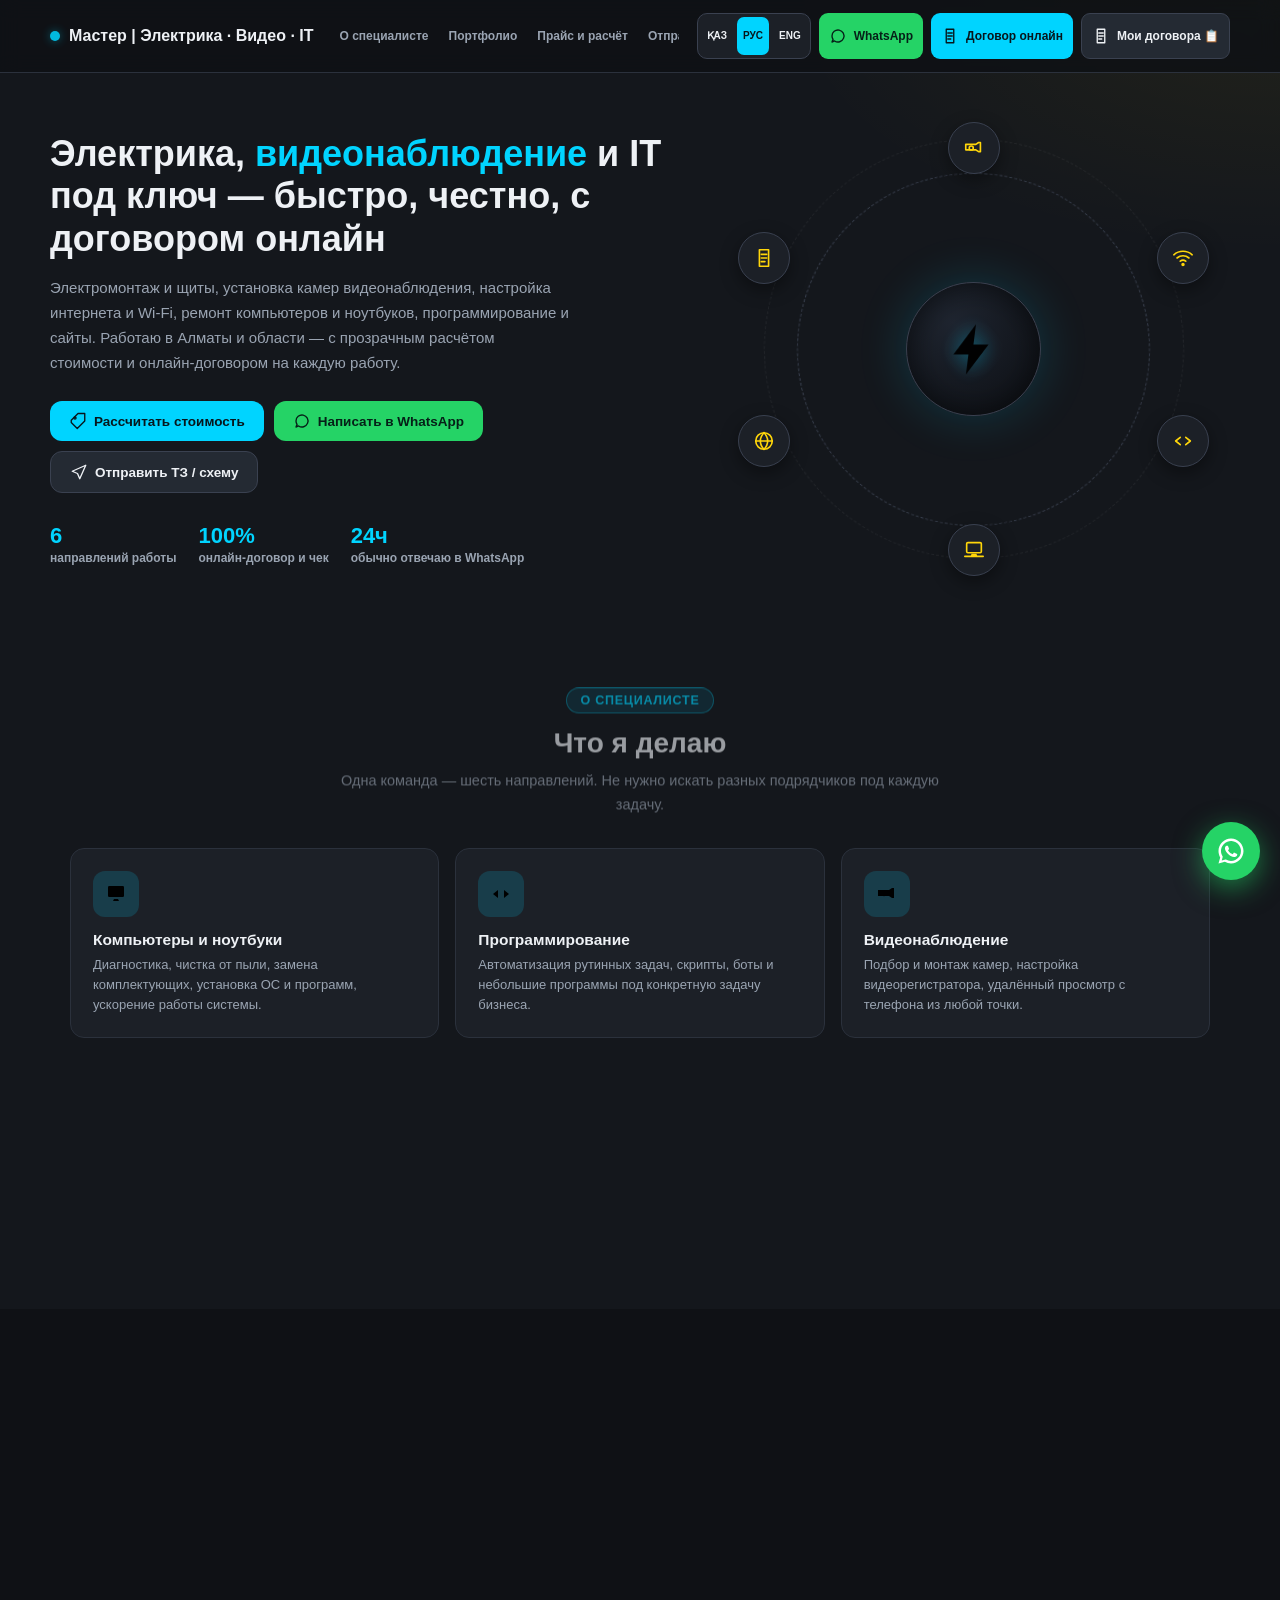
<file: index.html>
<!doctype html><html lang="ru"><meta charset="utf-8"><meta name="viewport" content="width=device-width,initial-scale=1"><meta http-equiv="refresh" content="0;url=home.html"><title>Главная</title><a href="home.html">Открыть сайт</a></html>
</file>
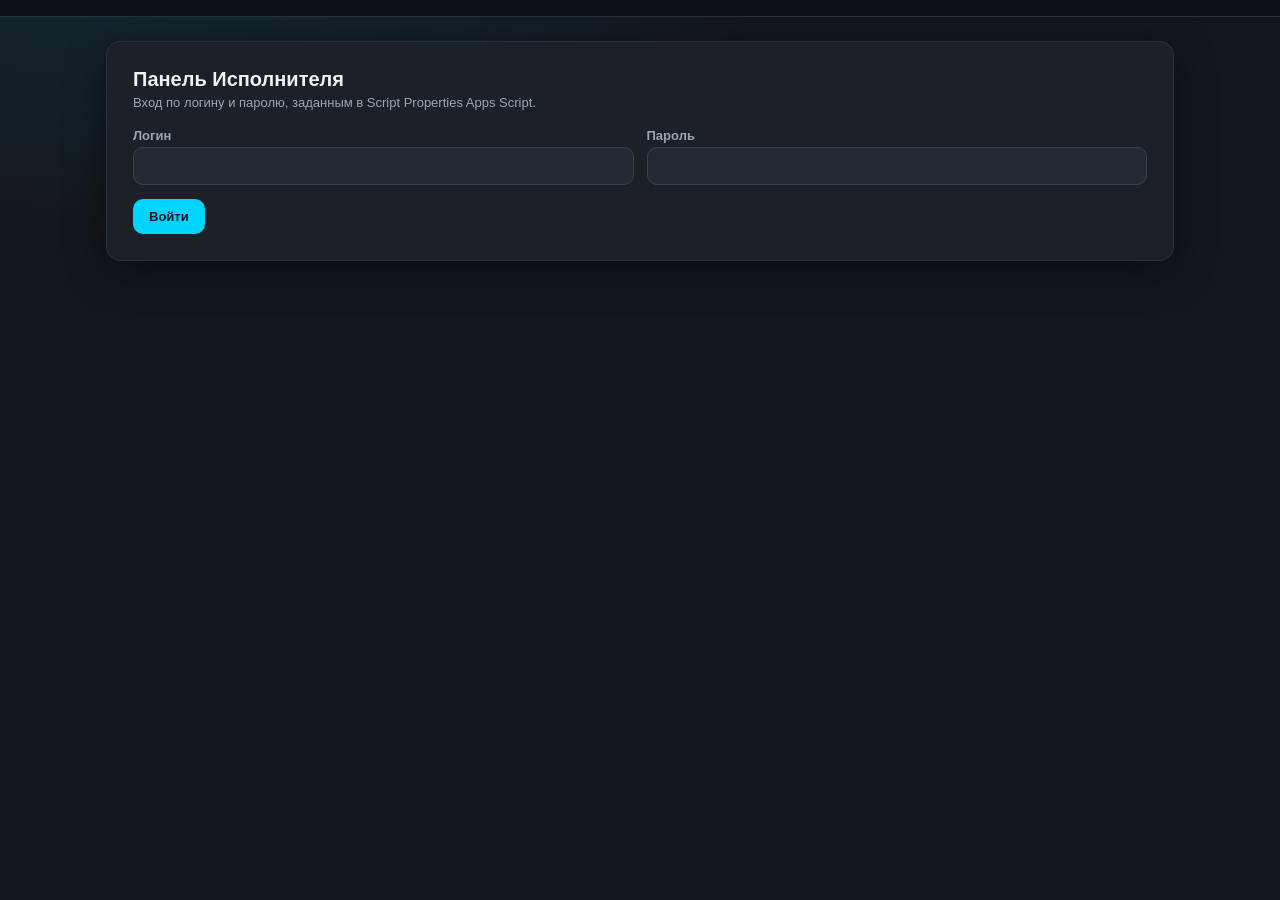
<file: admin/index.html>
<!doctype html><html lang="ru"><meta charset="utf-8"><meta name="viewport" content="width=device-width,initial-scale=1"><meta http-equiv="refresh" content="0;url=admin.html"><title>Панель</title><a href="admin.html">Открыть панель</a></html>
</file>
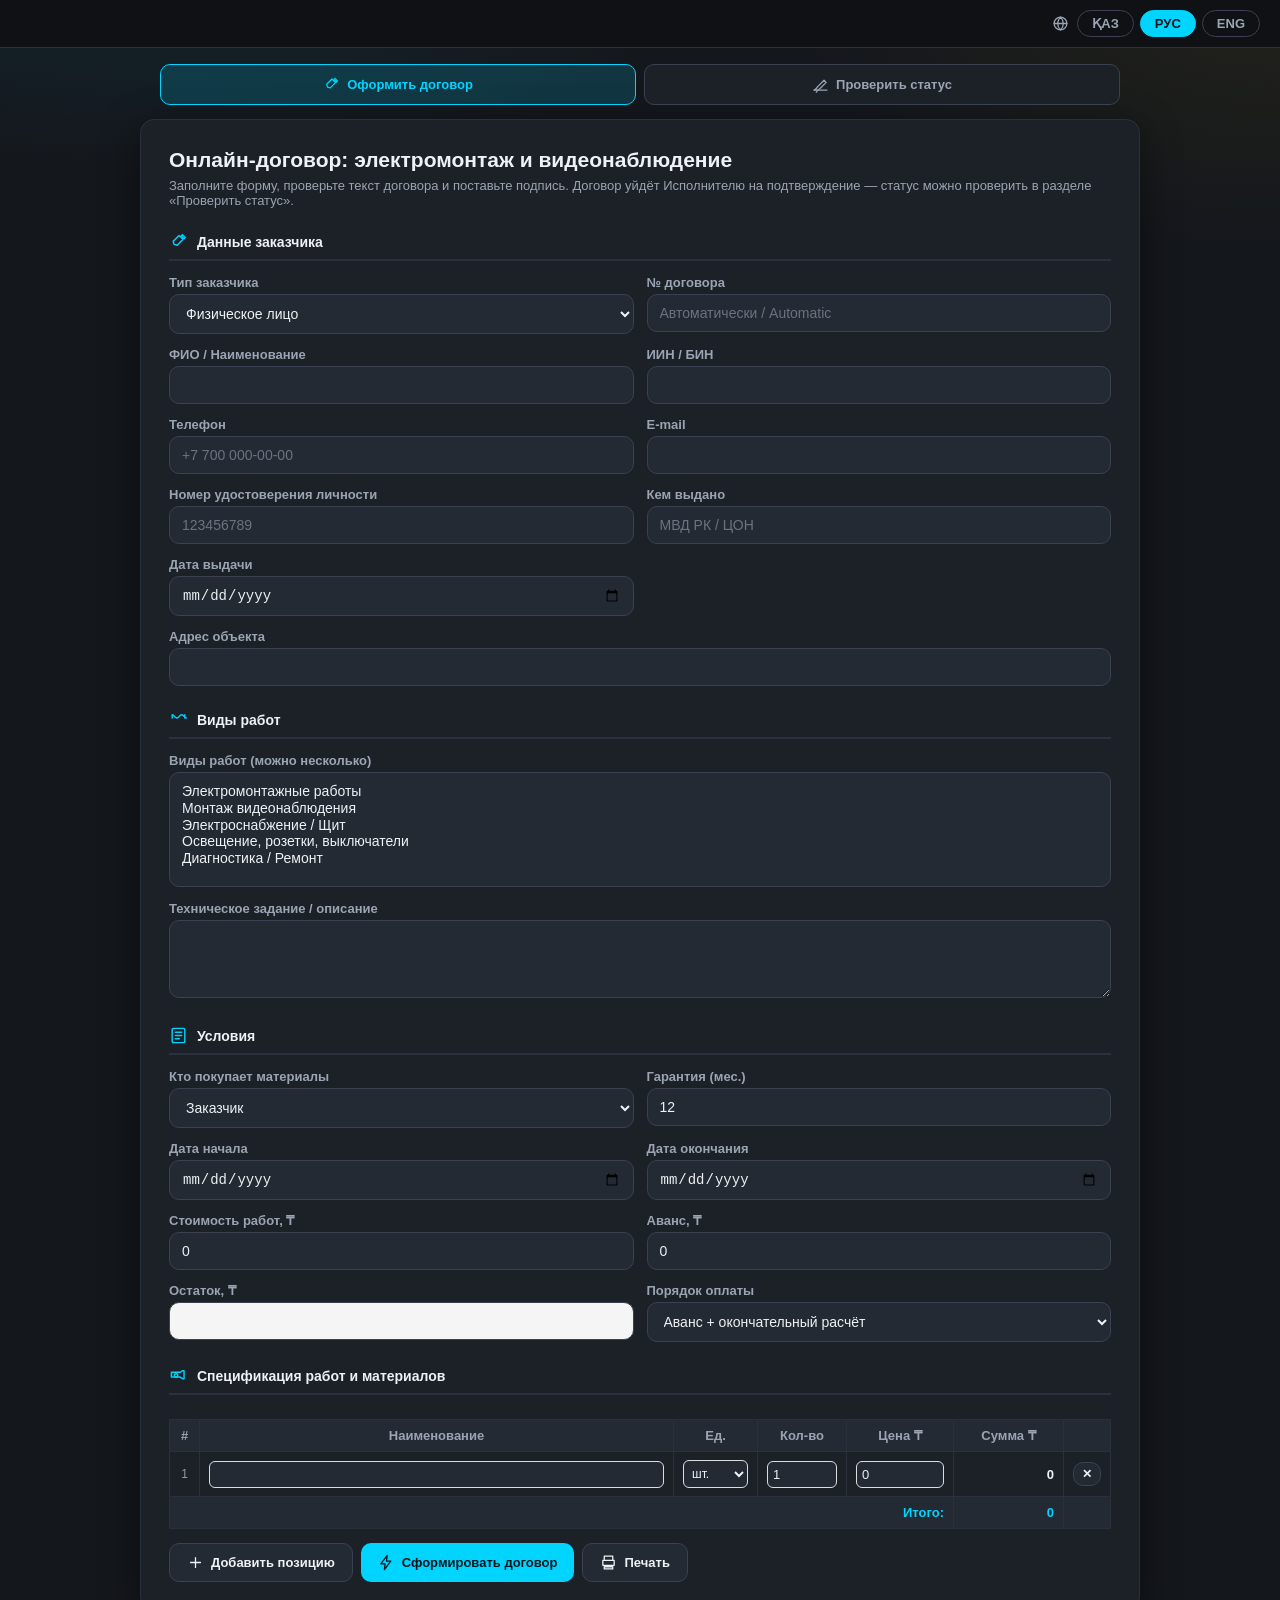
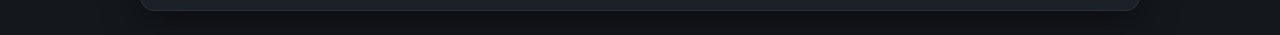
<file: contract.html>
<!doctype html>
<html lang="ru">
<head>
<meta charset="utf-8">
<meta name="viewport" content="width=device-width,initial-scale=1">
<title>Договор — Электромонтаж и Видеонаблюдение</title>

<!-- ══════ PWA: манифест и иконки (ТЗ раздел 5, Этап 4) ══════
     Файлы разместить рядом с этой страницей на GitHub Pages:
     /dogovor/manifest.json, /dogovor/icons/*, /dogovor/service-worker.js
     (см. ЭТАП4_ИЗМЕНЕНИЯ.md) -->
<link rel="manifest" href="manifest.json">
<meta name="theme-color" content="#14171c">
<link rel="icon" type="image/png" sizes="32x32" href="icons/icon-client-32.png">
<link rel="apple-touch-icon" href="icons/icon-client-apple-touch-180.png">
<meta name="mobile-web-app-capable" content="yes">
<meta name="apple-mobile-web-app-capable" content="yes">
<meta name="apple-mobile-web-app-status-bar-style" content="black-translucent">
<meta name="apple-mobile-web-app-title" content="Договор">
<style>
:root{
  --bg:#14171c;--bg2:#0f1115;--surface:#1c2027;--surface2:#242a33;
  --border:#2b313c;--border2:#3a4150;
  --text:#eef1f5;--mid:#9aa4b2;
  --accent:#00d4ff;--accent-dim:rgba(0,212,255,.16);--accent-soft:rgba(0,212,255,.45);
  --spark:#ffd60a;--green:#3ddc84;--red:#ff5c5c;--wa:#25D366;
  --r:10px;
}
*{box-sizing:border-box;margin:0;padding:0}
body{
  font-family:'Segoe UI',Arial,sans-serif;color:var(--text);
  background:
    radial-gradient(1100px 520px at 12% -8%, rgba(0,212,255,.10), transparent 60%),
    radial-gradient(900px 460px at 100% 0%, rgba(255,214,10,.06), transparent 55%),
    var(--bg);
  min-height:100vh;
}
::selection{background:var(--accent);color:#08141a}
.ic{width:17px;height:17px;stroke:currentColor;fill:none;stroke-width:1.8;flex:none;vertical-align:-3px}
/* ─── LANG BAR ─── */
.langbar{background:var(--bg2);padding:10px 20px;display:flex;justify-content:flex-end;align-items:center;gap:6px;position:sticky;top:0;z-index:999;border-bottom:1px solid var(--border)}
.lb{border:1.5px solid var(--border2);border-radius:20px;padding:5px 14px;color:var(--mid);font-weight:700;font-size:13px;cursor:pointer;background:transparent;transition:.15s}
.lb.on,.lb:hover{background:var(--accent);color:#08141a;border-color:var(--accent)}
/* ─── PWA: установка приложения + офлайн-баннер (Этап 4, ТЗ раздел 5) ─── */
.pwaInstall{display:none;align-items:center;gap:6px;margin-right:auto;border:1.5px solid var(--accent);border-radius:20px;
  padding:5px 14px 5px 12px;color:var(--accent);font-weight:700;font-size:13px;cursor:pointer;background:var(--accent-dim);transition:.15s}
.pwaInstall:hover{background:var(--accent);color:#08141a}
.pwaInstall .ic{width:15px;height:15px}
.pwaInstall.show{display:inline-flex}
.pwaBanner{display:none;align-items:center;gap:8px;background:rgba(255,92,92,.14);color:var(--text);border-bottom:1px solid var(--red);
  padding:8px 20px;font-size:12.5px;line-height:1.4;position:sticky;top:45px;z-index:998}
.pwaBanner.show{display:flex}
.pwaBanner .ic{color:var(--red);width:16px;height:16px}
.pwaQueued{display:none;align-items:center;gap:8px;background:rgba(0,212,255,.12);color:var(--text);border-bottom:1px solid var(--accent);
  padding:8px 20px;font-size:12.5px;line-height:1.4;position:sticky;top:45px;z-index:998}
.pwaQueued.show{display:flex}
.pwaQueued .ic{color:var(--accent);width:16px;height:16px}
/* ─── TOP NAV (форма / статус) ─── */
.topnav{max-width:1000px;margin:16px auto 0;padding:0 20px;display:flex;gap:8px}
.tnb{flex:1;display:flex;align-items:center;justify-content:center;gap:7px;padding:11px 14px;border-radius:var(--r);
  border:1.5px solid var(--border2);background:var(--surface);color:var(--mid);font-weight:700;font-size:13px;cursor:pointer;transition:.15s}
.tnb.on{background:var(--accent-dim);border-color:var(--accent);color:var(--accent)}
.tnb .ic{color:currentColor}
/* ─── WRAP ─── */
.wrap{max-width:1000px;margin:14px auto 24px;background:var(--surface);border:1px solid var(--border);border-radius:14px;padding:28px;box-shadow:0 10px 40px rgba(0,0,0,.45)}
h1{font-size:21px;margin-bottom:6px;color:var(--text)}
.sub{color:var(--mid);font-size:13px;margin-bottom:20px}
/* ─── SECTION HEADER ("провод" с бегущим импульсом) ─── */
.sh{position:relative;display:flex;align-items:center;gap:9px;font-size:14px;font-weight:700;color:var(--text);
  border-bottom:2px solid var(--border);padding-bottom:8px;margin:24px 0 14px;overflow:hidden}
.sh .ic{color:var(--accent);width:19px;height:19px}
.sh::after{content:'';position:absolute;left:-40%;bottom:-2px;height:2px;width:40%;
  background:linear-gradient(90deg,transparent,var(--accent) 45%,var(--spark) 55%,transparent);
  animation:wireRun 3.6s linear infinite;filter:drop-shadow(0 0 4px var(--accent-soft))}
@keyframes wireRun{0%{left:-40%}100%{left:100%}}
/* ─── FORM ─── */
.grid{display:grid;grid-template-columns:1fr 1fr;gap:13px}
.full{grid-column:1/-1}
.f label{display:block;font-size:13px;font-weight:600;color:var(--mid);margin-bottom:4px}
.f input,.f select,.f textarea{width:100%;padding:10px 12px;border:1.5px solid var(--border2);border-radius:var(--r);
  font-size:14px;background:var(--surface2);color:var(--text);transition:.15s}
.f input::placeholder,.f textarea::placeholder{color:#6b7280}
.f input:focus,.f select:focus,.f textarea:focus{outline:none;border-color:var(--accent);background:#1f2530;
  box-shadow:0 0 0 3px var(--accent-dim)}
.f textarea{min-height:78px;resize:vertical}
select[multiple]{height:115px}
/* ─── TABLE ─── */
.tbl{width:100%;border-collapse:collapse;font-size:13px;margin-top:10px}
.tbl th,.tbl td{border:1px solid var(--border);padding:8px 9px;color:var(--text)}
.tbl th{background:var(--surface2);font-weight:600;color:var(--mid)}
.tbl td input,.tbl td select{border:1px solid var(--border2);border-radius:6px;padding:5px 7px;font-size:13px;background:var(--surface2);color:var(--text)}
.tbl td input:focus,.tbl td select:focus{outline:none;border-color:var(--accent)}
.tbl td input[type=number]{width:80px}
.iname{width:100%;min-width:100px}
.r{text-align:right;font-weight:600}
.tfoot-row td{font-weight:700;background:var(--surface2);color:var(--accent)}
/* ─── BUTTONS ("искра" на hover/focus) ─── */
.brow{display:flex;flex-wrap:wrap;gap:8px;margin-top:14px}
button{position:relative;display:inline-flex;align-items:center;gap:7px;padding:10px 17px;border:0;border-radius:var(--r);
  cursor:pointer;font-size:13px;font-weight:600;transition:.15s;color:var(--text)}
/* Ссылки-«кнопки» (a.bp/.bs/.bw и т.д.) получают тот же внешний вид, что и <button> */
a.bp,a.bs,a.bg,a.bw{display:inline-flex;align-items:center;gap:7px;padding:10px 17px;border-radius:var(--r);
  text-decoration:none;font-size:13px;font-weight:600;transition:.15s}
.bp{background:var(--accent);color:#07161c}
.bp:hover,.bp:focus-visible{animation:spark 1.1s ease-in-out infinite}
.bs{background:var(--surface2);color:var(--text);border:1px solid var(--border2)}
.bs:hover{background:#2c333e;border-color:var(--accent)}
.bg{background:var(--green);color:#06241a}
.bg:hover,.bg:focus-visible{animation:sparkGreen 1.1s ease-in-out infinite}
.bw{background:var(--wa);color:#062018}
.bw:hover{filter:brightness(1.08)}
button:disabled{opacity:.35;cursor:not-allowed;animation:none!important}
@keyframes spark{0%,100%{box-shadow:0 0 0 0 var(--accent-soft)}50%{box-shadow:0 0 14px 3px var(--accent-soft)}}
@keyframes sparkGreen{0%,100%{box-shadow:0 0 0 0 rgba(61,220,132,.55)}50%{box-shadow:0 0 14px 3px rgba(61,220,132,.55)}}
/* ─── CHARGE / LOADING BAR ("заряд") ─── */
.charge{display:none;height:5px;border-radius:4px;background:var(--border);overflow:hidden;margin-top:10px}
.charge.on{display:block}
.charge i{display:block;height:100%;width:0;border-radius:4px;
  background:linear-gradient(90deg,var(--accent),var(--spark));
  box-shadow:0 0 8px var(--accent-soft);animation:chargeFill .8s ease forwards}
@keyframes chargeFill{from{width:0}to{width:100%}}
/* ─── SPARK FLASH (успешное действие, 2-3 коротких вспышки) ─── */
.spark-flash{animation:sparkFlash 1.3s ease-out 1}
@keyframes sparkFlash{
  0%{box-shadow:0 0 0 0 rgba(61,220,132,0)}
  15%{box-shadow:0 0 26px 6px rgba(61,220,132,.65)}
  35%{box-shadow:0 0 4px 0 rgba(61,220,132,.15)}
  55%{box-shadow:0 0 22px 5px rgba(61,220,132,.55)}
  100%{box-shadow:0 0 0 0 rgba(61,220,132,0)}
}
@media (prefers-reduced-motion: reduce){
  .sh::after,.bp:hover,.bp:focus-visible,.bg:hover,.bg:focus-visible,.spark-flash,.charge i{animation:none!important}
}
/* ─── NOTE ─── */
.note{padding:11px 15px;border-radius:var(--r);font-size:13px;margin:12px 0;line-height:1.5;border:1px solid var(--border)}
.n-y{background:rgba(255,214,10,.08);border-left:4px solid var(--spark)}
.n-g{background:rgba(61,220,132,.08);border-left:4px solid var(--green)}
.n-b{background:var(--accent-dim);border-left:4px solid var(--accent)}
/* ─── CONTRACT (лист бумаги поверх тёмного интерфейса) ─── */
.contract:not(:empty){margin-top:26px;padding:26px 30px;line-height:1.62;font-size:14px;
  background:#fff;color:#1a1d22;border-radius:10px;box-shadow:0 14px 40px rgba(0,0,0,.45)}
.contract h2{text-align:center;font-size:17px;margin-bottom:3px}
.contract p{margin:7px 0}
.contract table{width:100%;border-collapse:collapse;margin:9px 0;font-size:13px}
.contract th,.contract td{border:1px solid #ddd;padding:7px 9px}
.contract th{background:#f3f5f7;font-weight:600}
/* ─── SIGNATURES ─── */
.sigwrap{margin-top:24px;border:1.5px solid var(--border);border-radius:12px;padding:22px;background:var(--surface2)}
.sigwrap h3{font-size:16px;margin-bottom:6px;display:flex;align-items:center;gap:8px}
.sigwrap h3 .ic{color:var(--spark);width:19px;height:19px}
.siggrid{display:grid;grid-template-columns:1fr;max-width:100%;gap:18px;margin-top:14px}
.sigbox{position:relative;background:var(--surface);border:1.5px solid var(--border2);border-radius:var(--r);padding:15px}
.sigbox h4{font-size:13px;color:var(--mid);margin-bottom:9px}
/* ─── SIGN OVERLAY (Задача 5: спиннер + текст на время фиксации подписи) ─── */
.signOverlay{display:none;position:absolute;inset:0;z-index:5;flex-direction:column;align-items:center;justify-content:center;gap:12px;background:rgba(15,18,23,.72);backdrop-filter:blur(1px);border-radius:var(--r);text-align:center;padding:0 16px}
.signOverlay.on{display:flex}
.signSpinner{width:34px;height:34px;border-radius:50%;border:3px solid var(--border2);border-top-color:var(--accent);animation:signSpin .8s linear infinite}
.signOverlayTxt{font-size:13px;font-weight:600;color:var(--text);line-height:1.5}
@keyframes signSpin{to{transform:rotate(360deg)}}
@media (prefers-reduced-motion: reduce){.signSpinner{animation:none;border-top-color:var(--border2)}}
@media(max-width:440px){
  /* Задача 6: на мобильном — только иконки шагов, без подписей */
  .stepLabel{display:none}
  .stepIcon{width:26px;height:26px;font-size:12px}
  .step:not(:last-child)::after{left:calc(50% + 18px);width:calc(100% - 36px);top:13px}
}
/* KEY FIX: canvas must have fixed CSS height, width 100% of its wrapper.
   Задача 4: минимум 50vw ширины / 220px высоты, центрировано на экране. */
.padwrap{position:relative;width:50vw;max-width:100%;margin:0 auto}
canvas.pad{display:block;width:100%;height:220px;border:2px dashed var(--border2);border-radius:8px;touch-action:none;background:#f9fbff;cursor:crosshair}
canvas.pad.ok{border:2px solid var(--green);background:#f3fff8}
.padph{position:absolute;top:50%;left:50%;transform:translate(-50%,-50%);pointer-events:none;color:var(--mid);font-size:13px;line-height:1.5;text-align:center;padding:0 14px;user-select:none;max-width:90%}
.sts{font-size:12px;color:var(--mid);margin-top:6px;min-height:18px}
.sts.ok{color:var(--green);font-weight:700}
.sbrow{display:flex;gap:6px;margin-top:8px}
.sbrow button{font-size:12px;padding:7px 12px}
/* ─── ACTION BAR ─── */
.actbar{display:none;margin-top:18px;background:rgba(61,220,132,.08);border:1.5px solid var(--green);border-radius:12px;padding:18px}
.actbar .dmsg{font-size:15px;font-weight:700;color:var(--green);margin-bottom:10px;display:flex;align-items:center;gap:8px}
.stamp{background:var(--accent-dim);border:1px solid var(--border);padding:11px 14px;border-radius:8px;font-size:12px;color:var(--text);margin-top:12px;line-height:1.7}
/* ─── DOC NUMBER BOX (Задача 7: крупное уведомление с номером договора) ─── */
.docNumBox{display:none;margin-top:14px;padding:18px 16px;border-radius:12px;background:var(--accent-dim);border:1.5px solid var(--accent);text-align:center}
.docNumBox.on{display:block}
.docNumLabel{font-size:12px;font-weight:700;color:var(--mid);letter-spacing:.03em;text-transform:uppercase;margin-bottom:8px}
.docNumBig{font-size:28px;font-weight:800;color:var(--accent);letter-spacing:.01em;word-break:break-all;
  margin-bottom:14px;text-shadow:0 0 18px var(--accent-soft)}
.docNumBox .brow{justify-content:center}
@media(max-width:440px){.docNumBig{font-size:21px}}
/* ─── AUTO-RETURN (Задача 9: обратный отсчёт возврата на главную) ─── */
.autoReturn{display:none;margin-top:12px;padding:11px 15px;border-radius:var(--r);font-size:13px;
  background:var(--surface);border:1px solid var(--border2);color:var(--mid);text-align:center;
  align-items:center;justify-content:center;gap:10px;flex-wrap:wrap}
.autoReturn.on{display:flex}
.autoReturn b{color:var(--text)}
/* ─── STEPPER (Задача 6: статус-бар прогресса отправки Исполнителю) ─── */
.stepper{display:none;gap:4px;margin-top:14px;padding-top:14px;border-top:1px solid var(--border)}
.stepper.on{display:flex}
.step{flex:1;min-width:0;display:flex;flex-direction:column;align-items:center;gap:6px;text-align:center;position:relative}
.step:not(:last-child)::after{content:'';position:absolute;top:15px;left:calc(50% + 21px);width:calc(100% - 42px);height:2px;background:var(--border2);z-index:0;transition:.3s}
.step.done:not(:last-child)::after{background:var(--green)}
.stepIcon{width:30px;height:30px;border-radius:50%;display:flex;align-items:center;justify-content:center;
  font-size:14px;line-height:1;background:var(--surface);border:2px solid var(--border2);color:var(--mid);
  transition:.25s;position:relative;z-index:1;flex:none}
.stepLabel{font-size:11px;color:var(--mid);font-weight:600;line-height:1.3;transition:.25s;overflow-wrap:anywhere}
.step.active .stepIcon{border-color:var(--accent);color:var(--accent);background:var(--accent-dim);
  animation:stepPulse 1.1s ease-in-out infinite}
.step.active .stepLabel{color:var(--accent)}
.step.done .stepIcon{border-color:var(--green);color:var(--green);background:rgba(61,220,132,.12)}
.step.done .stepLabel{color:var(--green)}
@keyframes stepPulse{0%,100%{box-shadow:0 0 0 0 var(--accent-soft)}50%{box-shadow:0 0 10px 2px var(--accent-soft)}}
@media (prefers-reduced-motion: reduce){.step.active .stepIcon{animation:none}}
/* ─── PRINT: без анимаций и ярких цветов (раздел 7.5 ТЗ) ─── */
@media print{
  .langbar,.noprint,.charge{display:none!important}
  body{background:#fff!important}
  .wrap{box-shadow:none;margin:0;max-width:none;padding:12px;background:#fff!important;border:0}
  .sh{border-bottom:1px solid #000;color:#000}
  .sh::after{display:none!important}
  .contract:not(:empty){box-shadow:none;padding:0}
  *{animation:none!important;box-shadow:none!important}
  canvas.pad{border:1px solid #ccc}
  .padph,.signOverlay{display:none!important}
}
@media(max-width:680px){.grid,.siggrid{grid-template-columns:1fr}.wrap{margin:0;border-radius:0;padding:14px}}
</style>
<link rel="stylesheet" href="site-mobile.css">
<script src="site-language.js"></script>
<script defer src="contract-preview.js"></script>
</head>
<body>

<!-- ══════════════ ИКОНКИ (тема: электромонтаж/видеонаблюдение) ══════════════ -->
<svg width="0" height="0" style="position:absolute" aria-hidden="true">
<defs>
  <symbol id="i-bolt" viewBox="0 0 24 24"><path stroke-linecap="round" stroke-linejoin="round" d="M13 2 4 14h6l-1 8 9-12h-6l1-8Z"/></symbol>
  <symbol id="i-cable" viewBox="0 0 24 24"><path stroke-linecap="round" stroke-linejoin="round" d="M4 6c3 0 3 4 6 4s3-4 6-4 3 4 6 4M4 6v4m16-4v4"/></symbol>
  <symbol id="i-panel" viewBox="0 0 24 24"><rect x="4" y="3" width="16" height="18" rx="1.5"/><path stroke-linecap="round" d="M8 8h8M8 12h8M8 16h5"/></symbol>
  <symbol id="i-camera" viewBox="0 0 24 24"><path stroke-linecap="round" stroke-linejoin="round" d="M3 8h11l3-2h2v10h-2l-3-2H3z"/><circle cx="9" cy="12" r="2.2"/></symbol>
  <symbol id="i-tool" viewBox="0 0 24 24"><path stroke-linecap="round" stroke-linejoin="round" d="m14.7 6.3 3 3-7.4 7.4-4-1-1-4 7.4-7.4Z"/><path stroke-linecap="round" d="M17 3.5 20.5 7 19 8.5l-3.5-3.5Z"/></symbol>
  <symbol id="i-sign" viewBox="0 0 24 24"><path stroke-linecap="round" stroke-linejoin="round" d="M3 20c3-1 4-3 5-5l9-9 3 3-9 9c-2 1-4 2-5 5"/><path stroke-linecap="round" d="M3 20h18"/></symbol>
  <symbol id="i-download" viewBox="0 0 24 24"><path stroke-linecap="round" stroke-linejoin="round" d="M12 3v12m0 0-4-4m4 4 4-4M4 19h16"/></symbol>
  <symbol id="i-print" viewBox="0 0 24 24"><path stroke-linecap="round" stroke-linejoin="round" d="M6 9V3h12v6M6 18h12v3H6v-3ZM4 9h16v7H4z"/></symbol>
  <symbol id="i-plus" viewBox="0 0 24 24"><path stroke-linecap="round" d="M12 5v14M5 12h14"/></symbol>
  <symbol id="i-clear" viewBox="0 0 24 24"><path stroke-linecap="round" d="M6 6l12 12M18 6 6 18"/></symbol>
  <symbol id="i-globe" viewBox="0 0 24 24"><circle cx="12" cy="12" r="9"/><path stroke-linecap="round" d="M3 12h18M12 3c2.5 2.5 4 5.7 4 9s-1.5 6.5-4 9c-2.5-2.5-4-5.7-4-9s1.5-6.5 4-9Z"/></symbol>
  <symbol id="i-chat" viewBox="0 0 24 24"><path stroke-linecap="round" stroke-linejoin="round" d="M4 12a8 8 0 1 1 3.5 6.6L4 20l1.4-3.5A7.96 7.96 0 0 1 4 12Z"/></symbol>
  <symbol id="i-offline" viewBox="0 0 24 24"><path stroke-linecap="round" stroke-linejoin="round" d="M3 3l18 18M8.5 8.7A9.9 9.9 0 0 1 12 8c3 0 5.7 1.1 7.8 3M5 11.5A13 13 0 0 1 8 9.4M2 8.8A16 16 0 0 1 6 6"/><path stroke-linecap="round" d="M9 15.3a5 5 0 0 1 6 0M12 19h.01"/></symbol>
  <symbol id="i-install" viewBox="0 0 24 24"><rect x="4" y="3" width="16" height="14" rx="1.5"/><path stroke-linecap="round" stroke-linejoin="round" d="M9 21h6M12 6v6m0 0-2.3-2.3M12 12l2.3-2.3"/></symbol>
  <symbol id="i-copy" viewBox="0 0 24 24"><rect x="8" y="8" width="12" height="12" rx="1.5"/><path stroke-linecap="round" stroke-linejoin="round" d="M4 16V5a1 1 0 0 1 1-1h11"/></symbol>
</defs>
</svg>



<div class="langbar noprint site-has-lang">
  <button class="pwaInstall" id="pwaInstallBtn" onclick="pwaInstallClick()"><svg class="ic" viewBox="0 0 24 24"><use href="#i-install"/></svg><span id="xPwaInstall"></span></button>
  <svg class="ic" viewBox="0 0 24 24" style="color:var(--mid);margin-right:2px"><use href="#i-globe"/></svg>
  <button class="lb" onclick="setLang('kz')">ҚАЗ</button>
  <button class="lb" onclick="setLang('ru')">РУС</button>
  <button class="lb" onclick="setLang('en')">ENG</button>
</div>
<div class="pwaBanner noprint" id="pwaOfflineBanner"><svg class="ic" viewBox="0 0 24 24"><use href="#i-offline"/></svg><span id="xPwaOffline"></span></div>
<div class="pwaQueued noprint" id="pwaQueuedBanner"><svg class="ic" viewBox="0 0 24 24"><use href="#i-bolt"/></svg><span id="xPwaQueued"></span></div>

<div class="topnav noprint">
  <button class="tnb on" id="navForm" onclick="showScreen('form')"><svg class="ic" viewBox="0 0 24 24"><use href="#i-tool"/></svg><span id="xNav_form"></span></button>
  <button class="tnb" id="navStatus" onclick="showScreen('status')"><svg class="ic" viewBox="0 0 24 24"><use href="#i-sign"/></svg><span id="xNav_status"></span></button>
</div>

<div class="wrap" id="screenForm">

<!-- ══════════════ FORM ══════════════ -->
<div id="frmSec" class="noprint">
  <h1 id="xT"></h1>
  <p class="sub" id="xD"></p>

  <div class="sh"><svg class="ic" viewBox="0 0 24 24"><use href="#i-tool"/></svg><span id="xS1"></span></div>
  <div class="grid">
    <div class="f"><label id="xL_type"></label><select id="type">
      <option value="ФЛ" id="xO_fl"></option>
      <option value="ИП" id="xO_ip"></option>
      <option value="ТОО" id="xO_too"></option>
    </select></div>
    <div class="f"><label id="xL_num"></label><input id="num" value="" readonly placeholder="Автоматически / Automatic"></div>
    <div class="f"><label id="xL_cust"></label><input id="customer"></div>
    <div class="f"><label id="xL_iin"></label><input id="iin"></div>
    <div class="f"><label id="xL_phone"></label><input id="phone" type="tel" placeholder="+7 700 000-00-00"></div>
    <div class="f"><label id="xL_email"></label><input id="email" type="email"></div>
    <div class="f"><label id="xL_docNum"></label><input id="docNum" placeholder="123456789"></div>
    <div class="f"><label id="xL_docBy"></label><input id="docBy" placeholder="МВД РК / ЦОН"></div>
    <div class="f"><label id="xL_docDate"></label><input id="docDate" type="date"></div>
    <div class="f full"><label id="xL_addr"></label><input id="objectAddress"></div>
  </div>

  <div class="sh"><svg class="ic" viewBox="0 0 24 24"><use href="#i-cable"/></svg><span id="xS2"></span></div>
  <div class="grid">
    <div class="f full"><label id="xL_wt"></label>
      <select id="workType" multiple>
        <option id="xO_w1"></option><option id="xO_w2"></option>
        <option id="xO_w3"></option><option id="xO_w4"></option><option id="xO_w5"></option>
      </select>
    </div>
    <div class="f full"><label id="xL_task"></label>
      <textarea id="task"></textarea>
    </div>
  </div>

  <div class="sh"><svg class="ic" viewBox="0 0 24 24"><use href="#i-panel"/></svg><span id="xS3"></span></div>
  <div class="grid">
    <div class="f"><label id="xL_mats"></label>
      <select id="materials">
        <option value="customer" id="xO_mc"></option>
        <option value="contractor" id="xO_mi"></option>
        <option value="mixed" id="xO_mm"></option>
      </select>
    </div>
    <div class="f"><label id="xL_warr"></label><input id="warranty" type="number" value="12" min="0"></div>
    <div class="f"><label id="xL_sd"></label><input id="start" type="date"></div>
    <div class="f"><label id="xL_ed"></label><input id="end" type="date"></div>
    <div class="f"><label id="xL_tot"></label><input id="total" type="number" min="0" value="0"></div>
    <div class="f"><label id="xL_paid"></label><input id="paid" type="number" min="0" value="0"></div>
    <div class="f"><label id="xL_bal"></label><input id="balance" readonly style="background:#f5f5f5;color:#1a1d22;font-weight:700"></div>
    <div class="f"><label id="xL_pay"></label>
      <select id="payment">
        <option id="xO_p1"></option><option id="xO_p2" selected></option>
        <option id="xO_p3"></option><option id="xO_p4"></option>
      </select>
    </div>
  </div>

  <div class="sh"><svg class="ic" viewBox="0 0 24 24"><use href="#i-camera"/></svg><span id="xS4"></span></div>
  <div style="overflow-x:auto">
  <table class="tbl">
    <thead><tr>
      <th style="width:30px">#</th>
      <th id="xH_n"></th><th id="xH_u" style="width:70px"></th>
      <th id="xH_q" style="width:80px"></th><th id="xH_p" style="width:100px"></th>
      <th id="xH_s" style="width:110px"></th><th style="width:30px"></th>
    </tr></thead>
    <tbody id="tbody"></tbody>
    <tfoot><tr class="tfoot-row">
      <td colspan="5" class="r" id="xTotLbl"></td>
      <td class="r" id="specTot">0</td><td></td>
    </tr></tfoot>
  </table>
  </div>
  <div class="brow">
    <button class="bs" onclick="addRow()"><svg class="ic" viewBox="0 0 24 24"><use href="#i-plus"/></svg><span id="xB_add"></span></button>
    <button class="bp" onclick="makeContract()"><svg class="ic" viewBox="0 0 24 24"><use href="#i-bolt"/></svg><span id="xB_gen"></span></button>
    <button class="bs" onclick="window.print()"><svg class="ic" viewBox="0 0 24 24"><use href="#i-print"/></svg><span id="xB_prn"></span></button>
  </div>
  <div class="charge noprint" id="genCharge"><i></i></div>
</div><!-- /frmSec -->

<!-- ══════════════ CONTRACT ══════════════ -->
<div id="contract" class="contract" data-no-translate></div>

<!-- ══════════════ SIGNATURE (только Заказчик — Исполнитель подтверждает удалённо, см. ТЗ раздел 3) ══════════════ -->
<div class="sigwrap noprint" id="sigSec" style="display:none">
  <h3><svg class="ic" viewBox="0 0 24 24"><use href="#i-sign"/></svg><span id="xSG_title"></span></h3>
  <div class="note n-g" id="xSG_note"></div>
  <div class="siggrid">
    <div class="sigbox">
      <h4 id="xSG_ct"></h4>
      <!-- width/height set by JS initPad -->
      <div class="padwrap">
        <canvas class="pad" id="cCanvas"></canvas>
        <div class="padph" id="cPadPh" aria-hidden="true">Подпишите здесь / Қол қойыңыз / Sign here</div>
      </div>
      <div class="sts" id="cSts"></div>
      <label style="display:flex;gap:8px;align-items:flex-start;font-size:12px;color:var(--mid);margin-top:10px;cursor:pointer">
        <input type="checkbox" id="consentChk" style="margin-top:3px;flex:none">
        <span id="xConsentLbl"></span>
      </label>
      <div class="sbrow">
        <button class="bp" id="cBtn" onclick="doSign()"><svg class="ic" viewBox="0 0 24 24"><use href="#i-sign"/></svg><span id="cBtnLbl"></span></button>
        <button class="bs" onclick="clearPad()"><svg class="ic" viewBox="0 0 24 24"><use href="#i-clear"/></svg><span class="lbl"></span></button>
      </div>
      <!-- Задача 5: оверлей со спиннером на время фиксации подписи -->
      <div class="signOverlay" id="signOverlay" aria-hidden="true">
        <div class="signSpinner"></div>
        <div class="signOverlayTxt">Фиксируем подпись... / Қолды тіркеп жатырмыз... / Saving signature...</div>
      </div>
      <div class="charge" id="cCharge"><i></i></div>
    </div>
  </div>
  <div class="actbar" id="actBar">
    <div class="dmsg"><svg class="ic" viewBox="0 0 24 24"><use href="#i-bolt"/></svg><span id="xAB_msg"></span></div>
    <div class="brow" id="sendRow">
      <button class="bs" onclick="window.print()"><svg class="ic" viewBox="0 0 24 24"><use href="#i-print"/></svg><span id="xAB_pr"></span></button>
    </div>
    <div class="charge" id="sendCharge"><i></i></div>
    <!-- Задача 6: статус-бар прогресса отправки -->
    <div class="stepper noprint" id="sendStepper">
      <div class="step" id="step1" data-step="1"><div class="stepIcon">📋</div><div class="stepLabel" id="xStep1"></div></div>
      <div class="step" id="step2" data-step="2"><div class="stepIcon">💾</div><div class="stepLabel" id="xStep2"></div></div>
      <div class="step" id="step3" data-step="3"><div class="stepIcon">📤</div><div class="stepLabel" id="xStep3"></div></div>
      <div class="step" id="step4" data-step="4"><div class="stepIcon">✅</div><div class="stepLabel" id="xStep4"></div></div>
    </div>
    <div class="note n-b" id="sendErr" style="display:none"></div>
    <!-- отправка теперь автоматическая (сразу после подписи); кнопка повтора — только если отправка не удалась -->
    <button class="bs noprint" id="retryBtn" style="display:none;margin-top:2px" onclick="submitToServer()"><svg class="ic" viewBox="0 0 24 24"><use href="#i-bolt"/></svg><span id="xAB_retry"></span></button>
    <div class="stamp" id="stampTxt" style="display:none"></div>
    <!-- Задача 7: крупный блок с номером договора + копирование + переход к статусу -->
    <div class="docNumBox noprint" id="docNumBox">
      <div class="docNumLabel" id="xDocNumLbl"></div>
      <div class="docNumBig" id="docNumBig"></div>
      <div class="brow">
        <button class="bs" id="copyDocBtn" onclick="copyDocId()"><svg class="ic" viewBox="0 0 24 24"><use href="#i-copy"/></svg><span id="xCopyDocBtn"></span></button>
        <button class="bp" onclick="goCheckStatus()"><svg class="ic" viewBox="0 0 24 24"><use href="#i-sign"/></svg><span id="xCheckStatusBtn"></span></button>
      </div>
    </div>
    <div class="brow" id="shareBox" style="display:none"></div>
    <!-- Задача 9: автовозврат на главную через 30 сек после успешной отправки -->
    <div class="autoReturn noprint" id="autoReturnBox">
      <span id="xAutoReturnTxt"></span>
      <button class="bs" onclick="autoReturnNow()"><span id="xAutoReturnBtn"></span></button>
    </div>
  </div>
</div>

</div><!-- /screenForm -->

<!-- ══════════════ КАБИНЕТ КЛИЕНТА: проверка статуса (ТЗ раздел 4) ══════════════ -->
<div class="wrap noprint" id="screenStatus" style="display:none">
  <h1 id="xST_t"></h1>
  <p class="sub" id="xST_d"></p>
  <div class="grid">
    <div class="f"><label id="xST_L_num"></label><input id="stDocId" placeholder="DOC-1234567890"></div>
    <div class="f"><label id="xST_L_ph4"></label><input id="stPhone4" maxlength="4" inputmode="numeric" placeholder="1234"></div>
  </div>
  <div class="brow">
    <button class="bp" onclick="checkStatus()"><svg class="ic" viewBox="0 0 24 24"><use href="#i-bolt"/></svg><span id="xST_btn"></span></button>
  </div>
  <div class="charge" id="stCharge"><i></i></div>
  <div id="stResult"></div>
  <div class="brow" id="statusShare"></div>
</div>



<script>
/* ══════════════════════════════════════
   TRANSLATIONS
══════════════════════════════════════ */
const TR={
ru:{
  T:'Онлайн-договор: электромонтаж и видеонаблюдение',
  D:'Заполните форму, проверьте текст договора и поставьте подпись. Договор уйдёт Исполнителю на подтверждение — статус можно проверить в разделе «Проверить статус».',
  Nav_form:'Оформить договор',Nav_status:'Проверить статус',
  S1:'Данные заказчика',S2:'Виды работ',S3:'Условия',S4:'Спецификация работ и материалов',
  L_type:'Тип заказчика',L_num:'№ договора',L_cust:'ФИО / Наименование',L_iin:'ИИН / БИН',
  L_phone:'Телефон',L_email:'E-mail',L_addr:'Адрес объекта',L_wt:'Виды работ (можно несколько)',
  L_docNum:'Номер удостоверения личности',L_docBy:'Кем выдано',L_docDate:'Дата выдачи',
  L_task:'Техническое задание / описание',L_mats:'Кто покупает материалы',L_warr:'Гарантия (мес.)',
  L_sd:'Дата начала',L_ed:'Дата окончания',L_tot:'Стоимость работ, ₸',L_paid:'Аванс, ₸',
  L_bal:'Остаток, ₸',L_pay:'Порядок оплаты',
  H_n:'Наименование',H_u:'Ед.',H_q:'Кол-во',H_p:'Цена ₸',H_s:'Сумма ₸',TotLbl:'Итого:',
  O_fl:'Физическое лицо',O_ip:'ИП',O_too:'ТОО / АО',
  O_w1:'Электромонтажные работы',O_w2:'Монтаж видеонаблюдения',O_w3:'Электроснабжение / Щит',
  O_w4:'Освещение, розетки, выключатели',O_w5:'Диагностика / Ремонт',
  O_mc:'Заказчик',O_mi:'Исполнитель',O_mm:'Смешанный вариант',
  O_p1:'100% предоплата',O_p2:'Аванс + окончательный расчёт',O_p3:'Поэтапная оплата',O_p4:'После выполнения',
  B_add:'Добавить позицию',B_gen:'Сформировать договор',B_prn:'Печать',
  SG_title:'Подпись Заказчика',
  SG_note:'Нарисуйте подпись пальцем (телефон) или мышью (ПК) и нажмите «Подписать». После этого договор можно отправить Исполнителю на подтверждение.',
  SG_ct:'Подпись Заказчика',
  Sts_empty:'Не подписан',Sts_ok:t=>`✅ Подписано: ${t}`,B_sign:'Подписать',B_clr:'Очистить',
  AB_msg:'Подпись зафиксирована. Договор автоматически отправляется Исполнителю на подтверждение…',
  AB_pr:'Распечатать',AB_retry:'Повторить отправку',
  Sending:'Отправка…',
  Step1:'Формируем договор',Step2:'Записываем данные',Step3:'Отправляем исполнителю',Step4:'Готово',
  DocNumLbl:'Номер вашего договора',CopyDocBtn:'Скопировать номер',CopyDocOk:'Скопировано ✓',
  CheckStatusBtn:'Проверить статус',
  AutoReturnMsg:s=>`Возврат на главную через ${s} сек`,AutoReturnBtn:'Вернуться сейчас',
  SendOk:id=>`✅ Договор № ${id} отправлен Исполнителю. Уведомление ушло в Telegram и на панель /admin. Как только Исполнитель подтвердит — на почту придёт подписанный PDF. Статус можно проверить в разделе «Проверить статус» по этому номеру и последним 4 цифрам телефона.`,
  SendErr:m=>`Не удалось отправить: ${m}`,
  Confirm:'Нажмите ОК для фиксации подписи. Изменить нельзя.',
  NoSig:'Сначала нарисуйте подпись',
  SigIn:'Подпись: _________________',
  ST_t:'Проверить статус договора',
  ST_d:'Введите номер договора и последние 4 цифры телефона, указанного при оформлении.',
  ST_L_num:'Номер договора',ST_L_ph4:'Последние 4 цифры телефона',ST_btn:'Проверить',
  ST_notfound:'Договор с таким номером не найден',
  ST_mismatch:'Номер договора или последние 4 цифры телефона не совпадают',
  ST_sentAt:'Отправлен:',ST_signedAt:'Подписан Исполнителем:',ST_dl:'Скачать подписанный договор',
  ST_status:{'Черновик':'Черновик','На подписи':'На подписи у Исполнителя','Подписан':'Подписан','Отклонён':'Отклонён Исполнителем'},
  Mat:{customer:'Заказчик',contractor:'Исполнитель',mixed:'Смешанный вариант'},
  ConsentLbl:'Я ознакомлен(а) с условиями договора (в т.ч. разделом 5 о простой электронной подписи и разделом 6 о персональных данных) и даю согласие на их обработку и на электронное подписание.',
  NoConsent:'Отметьте согласие с условиями договора и обработкой персональных данных',
  Err_customer:'Укажите ФИО / наименование заказчика',
  Err_iin:'ИИН/БИН должен содержать 12 цифр',
  Err_email:'Укажите корректный e-mail',
  Err_phone:'Укажите телефон заказчика',
  Err_docNum:'Укажите номер удостоверения личности',
  Err_docBy:'Укажите, кем выдано удостоверение личности',
  Err_docDate:'Укажите дату выдачи удостоверения личности',
  Err_total:'Укажите стоимость работ',
  ST_needBoth:'Введите номер договора и 4 цифры телефона',
  Pwa_install:'Установить приложение',
  Pwa_offline:'Нет соединения с интернетом. Форму можно заполнить и посмотреть, отправка станет доступна снова, когда появится сеть.',
  Pwa_queued:'Договор сохранён на этом устройстве и будет отправлен автоматически, как только появится интернет.',
  Pwa_queuedSent:'Соединение восстановлено — сохранённый договор отправляется…',
  Pwa_iosHint:'Чтобы установить: в Safari нажмите «Поделиться», затем «На экран «Домой»».',
},
kz:{
  T:'Онлайн-шарт: электр монтаж және бейнебақылау',
  D:'Нысанды толтырыңыз, шарт мәтінін тексеріп, қол қойыңыз. Шарт Орындаушыға растауға жіберіледі — мәртебені «Мәртебені тексеру» бөлімінен қарауға болады.',
  Nav_form:'Шарт рәсімдеу',Nav_status:'Мәртебені тексеру',
  S1:'Тапсырыс берушінің деректері',S2:'Жұмыс түрлері',S3:'Шарт шарттары',S4:'Жұмыстар мен материалдардың спецификациясы',
  L_type:'Тапсырыс берушінің түрі',L_num:'Шарт №',L_cust:'АТЖ / Атауы',L_iin:'ЖСН / БСН',
  L_phone:'Телефон',L_email:'E-mail',L_addr:'Объект мекенжайы',L_wt:'Жұмыс түрлері',
  L_docNum:'Жеке куәлік нөмірі',L_docBy:'Кім берген',L_docDate:'Берілген күні',
  L_task:'Техникалық тапсырма',L_mats:'Материалдарды кім сатып алады',L_warr:'Кепілдік (ай)',
  L_sd:'Басталу күні',L_ed:'Аяқталу күні',L_tot:'Жұмыс құны, ₸',L_paid:'Аванс, ₸',
  L_bal:'Қалдық, ₸',L_pay:'Төлем тәртібі',
  H_n:'Атауы',H_u:'Бірл.',H_q:'Саны',H_p:'Бағасы ₸',H_s:'Сомасы ₸',TotLbl:'Жиыны:',
  O_fl:'Жеке тұлға',O_ip:'ЖК',O_too:'ЖШС / АҚ',
  O_w1:'Электр монтаж жұмыстары',O_w2:'Бейнебақылау жүйесі',O_w3:'Электрмен жабдықтау',
  O_w4:'Жарықтандыру, розеткалар',O_w5:'Диагностика / Жөндеу',
  O_mc:'Тапсырыс беруші',O_mi:'Орындаушы',O_mm:'Аралас нұсқа',
  O_p1:'100% алдын ала',O_p2:'Аванс + соңғы есеп',O_p3:'Кезеңдік',O_p4:'Аяқталғаннан кейін',
  B_add:'Позиция қосу',B_gen:'Шарт қалыптастыру',B_prn:'Басып шығару',
  SG_title:'Тапсырыс берушінің қолы',
  SG_note:'Қолды саусақпен (телефон) немесе тышқанмен (ДК) салып, «Қол қою» басыңыз. Одан кейін шартты Орындаушыға растауға жіберуге болады.',
  SG_ct:'Тапсырыс берушінің қолы',
  Sts_empty:'Қол қойылмаған',Sts_ok:t=>`✅ Қол қойылды: ${t}`,B_sign:'Қол қою',B_clr:'Тазалау',
  AB_msg:'Қол тіркелді. Шарт автоматты түрде Орындаушыға растауға жіберілуде…',
  AB_pr:'Басып шығару',AB_retry:'Қайта жіберу',
  Sending:'Жіберілуде…',
  Step1:'Шартты қалыптастырамыз',Step2:'Деректерді жазамыз',Step3:'Орындаушыға жібереміз',Step4:'Дайын',
  DocNumLbl:'Сіздің шартыңыздың нөмірі',CopyDocBtn:'Нөмірді көшіру',CopyDocOk:'Көшірілді ✓',
  CheckStatusBtn:'Мәртебені тексеру',
  AutoReturnMsg:s=>`Басты бетке қайту: ${s} сек қалды`,AutoReturnBtn:'Қазір қайту',
  SendOk:id=>`✅ № ${id} шарты Орындаушыға жіберілді. Telegram-ға және /admin панеліне хабарлама кетті. Орындаушы растағаннан кейін поштаңызға қол қойылған PDF келеді. Мәртебені осы нөмір және телефонның соңғы 4 саны бойынша «Мәртебені тексеру» бөлімінен қарауға болады.`,
  SendErr:m=>`Жіберілмеді: ${m}`,
  Confirm:'OK басыңыз — қол тіркеледі. Өзгерту мүмкін емес.',
  NoSig:'Алдымен қолыңызды салыңыз',
  SigIn:'Қол: _________________',
  ST_t:'Шарт мәртебесін тексеру',
  ST_d:'Шарт нөмірі мен рәсімдеу кезінде көрсетілген телефонның соңғы 4 санын енгізіңіз.',
  ST_L_num:'Шарт нөмірі',ST_L_ph4:'Телефонның соңғы 4 саны',ST_btn:'Тексеру',
  ST_notfound:'Мұндай нөмірмен шарт табылмады',
  ST_mismatch:'Шарт нөмірі немесе телефонның соңғы 4 саны сәйкес келмейді',
  ST_sentAt:'Жіберілген:',ST_signedAt:'Орындаушы қол қойған:',ST_dl:'Қол қойылған шартты жүктеу',
  ST_status:{'Черновик':'Жоба','На подписи':'Орындаушыда қол қоюда','Подписан':'Қол қойылды','Отклонён':'Орындаушы қабылдамады'},
  Mat:{customer:'Тапсырыс беруші',contractor:'Орындаушы',mixed:'Аралас нұсқа'},
  ConsentLbl:'Шарт талаптарымен (соның ішінде 5-бөлім — жай электрондық қолтаңба, 6-бөлім — жеке деректер) таныстым және оларды өңдеуге және электрондық қол қоюға келісім беремін.',
  NoConsent:'Шарт талаптары мен жеке деректерді өңдеуге келісіміңізді белгілеңіз',
  Err_customer:'Тапсырыс берушінің АТЖ / атауын енгізіңіз',
  Err_iin:'ЖСН/БСН 12 санды құрауы керек',
  Err_email:'Дұрыс e-mail енгізіңіз',
  Err_phone:'Тапсырыс берушінің телефонын енгізіңіз',
  Err_docNum:'Жеке куәлік нөмірін енгізіңіз',
  Err_docBy:'Жеке куәлікті кім бергенін көрсетіңіз',
  Err_docDate:'Жеке куәліктің берілген күнін көрсетіңіз',
  Err_total:'Жұмыс құнын енгізіңіз',
  ST_needBoth:'Шарт нөмірі мен телефонның 4 санын енгізіңіз',
  Pwa_install:'Қолданбаны орнату',
  Pwa_offline:'Интернет байланысы жоқ. Форманы толтырып, көруге болады, ал байланыс қайта пайда болғанда жіберу қайта қолжетімді болады.',
  Pwa_queued:'Шарт осы құрылғыда сақталды және интернет пайда болысымен автоматты түрде жіберіледі.',
  Pwa_queuedSent:'Байланыс қалпына келді — сақталған шарт жіберілуде…',
  Pwa_iosHint:'Орнату үшін: Safari-де «Бөлісу», содан кейін «Негізгі экранға қосу» түймесін басыңыз.',
},
en:{
  T:'Online Contract: Electrical Works & CCTV Installation',
  D:'Fill in the form, review the contract text and sign it. The contract goes to the Contractor for confirmation — check its status under "Check status".',
  Nav_form:'New contract',Nav_status:'Check status',
  S1:'Client Details',S2:'Type of Work',S3:'Contract Terms',S4:'Work & Materials Specification',
  L_type:'Client Type',L_num:'Contract No.',L_cust:'Full Name / Company',L_iin:'IIN / BIN',
  L_phone:'Phone',L_email:'E-mail',L_addr:'Object Address',L_wt:'Type of work (multi-select)',
  L_docNum:'ID document number',L_docBy:'Issued by',L_docDate:'Date of issue',
  L_task:'Technical specification / description',L_mats:'Who purchases materials',L_warr:'Warranty (months)',
  L_sd:'Start date',L_ed:'End date',L_tot:'Work cost, ₸',L_paid:'Advance, ₸',
  L_bal:'Balance, ₸',L_pay:'Payment terms',
  H_n:'Item',H_u:'Unit',H_q:'Qty',H_p:'Price ₸',H_s:'Total ₸',TotLbl:'Total:',
  O_fl:'Individual',O_ip:'Sole Proprietor',O_too:'Legal Entity',
  O_w1:'Electrical works',O_w2:'CCTV installation',O_w3:'Power supply / Panel',
  O_w4:'Lighting, outlets, switches',O_w5:'Diagnostics / Repair',
  O_mc:'Client',O_mi:'Contractor',O_mm:'Mixed',
  O_p1:'100% prepayment',O_p2:'Advance + final payment',O_p3:'Stage payments',O_p4:'After completion',
  B_add:'+ Add row',B_gen:'📄 Generate contract',B_prn:'🖨 Print',
  SG_title:'Client Signature',
  SG_note:'Draw your signature with a finger (mobile) or mouse (desktop) and press "Sign". You can then send the contract to the Contractor for confirmation.',
  SG_ct:'Client Signature',
  Sts_empty:'Not signed',Sts_ok:t=>`✅ Signed: ${t}`,B_sign:'Sign',B_clr:'✕ Clear',
  AB_msg:'Signature locked in. The contract is being sent to the Contractor automatically…',
  AB_pr:'🖨 Print',AB_retry:'Retry sending',
  Sending:'Sending…',
  Step1:'Generating contract',Step2:'Saving data',Step3:'Sending to Contractor',Step4:'Done',
  DocNumLbl:'Your contract number',CopyDocBtn:'Copy number',CopyDocOk:'Copied ✓',
  CheckStatusBtn:'Check status',
  AutoReturnMsg:s=>`Returning to home in ${s}s`,AutoReturnBtn:'Return now',
  SendOk:id=>`✅ Contract № ${id} sent to the Contractor. A Telegram/admin-panel notification was sent. Once confirmed, the signed PDF will be emailed to you. Check the status under "Check status" using this number and the last 4 digits of your phone.`,
  SendErr:m=>`Failed to send: ${m}`,
  Confirm:'Click OK to lock in the signature. Cannot be undone.',
  NoSig:'Please draw your signature first',
  SigIn:'Signature: _________________',
  ST_t:'Check contract status',
  ST_d:'Enter the contract number and the last 4 digits of the phone number given at signup.',
  ST_L_num:'Contract number',ST_L_ph4:'Last 4 digits of phone',ST_btn:'Check',
  ST_notfound:'No contract found with this number',
  ST_mismatch:"Contract number or phone digits don't match",
  ST_sentAt:'Sent:',ST_signedAt:'Signed by Contractor:',ST_dl:'Download signed contract',
  ST_status:{'Черновик':'Draft','На подписи':'Awaiting Contractor signature','Подписан':'Signed','Отклонён':'Rejected by Contractor'},
  Mat:{customer:'Client',contractor:'Contractor',mixed:'Mixed'},
  ConsentLbl:'I have read the contract terms (incl. section 5 on simple electronic signature and section 6 on personal data) and consent to their processing and to electronic signing.',
  NoConsent:'Please check the consent box for the contract terms and personal data processing',
  Err_customer:'Enter the client full name / company name',
  Err_iin:'IIN/BIN must contain 12 digits',
  Err_email:'Enter a valid e-mail',
  Err_phone:'Enter the client phone number',
  Err_docNum:'Enter the ID document number',
  Err_docBy:'Enter who issued the ID document',
  Err_docDate:'Enter the ID document issue date',
  Err_total:'Enter the cost of the works',
  ST_needBoth:'Enter the contract number and 4 phone digits',
  Pwa_install:'Install app',
  Pwa_offline:'No internet connection. You can still fill in and view the form; sending will become available again once you\u2019re back online.',
  Pwa_queued:'The contract has been saved on this device and will be sent automatically once you\u2019re back online.',
  Pwa_queuedSent:'Connection restored — sending your saved contract…',
  Pwa_iosHint:'To install: in Safari tap Share, then "Add to Home Screen".',
},
};

/* ══════════════════════════════════════
   BACKEND (Google Apps Script Web App) — Этап 3 ТЗ
══════════════════════════════════════ */
const WEB_APP_URL = 'https://script.google.com/macros/s/AKfycbynXXVVUey4Zrxh24QCKiXY6SLh9JrFVbE1XPYM7_gWFKca2VGH1AU1wakqITeZ7L_R/exec';

let lang=window.SiteLanguage?SiteLanguage.get():'ru';
function L(k){return(TR[lang]||TR.ru)[k]||(TR.ru[k]||k)}

function setLang(l){
  lang=l;
  if(window.SiteLanguage)SiteLanguage.save(l);
  document.querySelectorAll('.lb').forEach(b=>b.classList.toggle('on',b.textContent.trim()===({ru:'РУС',kz:'ҚАЗ',en:'ENG'}[l])));
  applyAll();
  if(window.SiteLanguage)SiteLanguage.apply();
  if(G('contract') && G('contract').hasChildNodes() && G('sigSec').style.display!=='none')makeContract();
}

/* map element-id → translation key */
const MAP=[
  ['xT','T'],['xD','D'],['xS1','S1'],['xS2','S2'],['xS3','S3'],['xS4','S4'],
  ['xNav_form','Nav_form'],['xNav_status','Nav_status'],
  ['xL_type','L_type'],['xL_num','L_num'],['xL_cust','L_cust'],['xL_iin','L_iin'],
  ['xL_phone','L_phone'],['xL_email','L_email'],['xL_addr','L_addr'],['xL_wt','L_wt'],
  ['xL_docNum','L_docNum'],['xL_docBy','L_docBy'],['xL_docDate','L_docDate'],
  ['xL_task','L_task'],['xL_mats','L_mats'],['xL_warr','L_warr'],
  ['xL_sd','L_sd'],['xL_ed','L_ed'],['xL_tot','L_tot'],['xL_paid','L_paid'],
  ['xL_bal','L_bal'],['xL_pay','L_pay'],
  ['xH_n','H_n'],['xH_u','H_u'],['xH_q','H_q'],['xH_p','H_p'],['xH_s','H_s'],['xTotLbl','TotLbl'],
  ['xO_fl','O_fl'],['xO_ip','O_ip'],['xO_too','O_too'],
  ['xO_w1','O_w1'],['xO_w2','O_w2'],['xO_w3','O_w3'],['xO_w4','O_w4'],['xO_w5','O_w5'],
  ['xO_mc','O_mc'],['xO_mi','O_mi'],['xO_mm','O_mm'],
  ['xO_p1','O_p1'],['xO_p2','O_p2'],['xO_p3','O_p3'],['xO_p4','O_p4'],
  ['xB_add','B_add'],['xB_gen','B_gen'],['xB_prn','B_prn'],
  ['xSG_title','SG_title'],['xSG_note','SG_note'],['xSG_ct','SG_ct'],['xConsentLbl','ConsentLbl'],
  ['cBtnLbl','B_sign'],
  ['xAB_msg','AB_msg'],['xAB_pr','AB_pr'],['xAB_retry','AB_retry'],
  ['xStep1','Step1'],['xStep2','Step2'],['xStep3','Step3'],['xStep4','Step4'],
  ['xDocNumLbl','DocNumLbl'],['xCopyDocBtn','CopyDocBtn'],['xCheckStatusBtn','CheckStatusBtn'],
  ['xAutoReturnBtn','AutoReturnBtn'],
  ['xST_t','ST_t'],['xST_d','ST_d'],['xST_L_num','ST_L_num'],['xST_L_ph4','ST_L_ph4'],['xST_btn','ST_btn'],
  ['xPwaInstall','Pwa_install'],['xPwaOffline','Pwa_offline'],['xPwaQueued','Pwa_queued'],
];
function applyAll(){
  MAP.forEach(([id,k])=>{const el=document.getElementById(id);if(el){const v=L(k);if(typeof v==='string')el.textContent=v;}});
  if(!cSigned) document.getElementById('cSts').textContent=L('Sts_empty');
  document.querySelectorAll('[data-contract-message]').forEach(x => x.textContent = L(x.dataset.contractMessage));
  // update clear buttons text (текст лежит во вложенном span.lbl, чтобы не затирать иконку)
  document.querySelectorAll('.sbrow .bs .lbl').forEach(el=>{el.textContent=L('B_clr')});
}

/* ══════════════════════════════════════
   FORM LOGIC
══════════════════════════════════════ */
const G=id=>document.getElementById(id);
function calc(){
  const t=+G('total').value||0,p=+G('paid').value||0;
  G('balance').value=(Math.max(0,t-p)).toLocaleString('ru-RU');
}
G('total').addEventListener('input',calc);
G('paid').addEventListener('input',calc);

let rn=0;
function addRow(){
  rn++;
  const r=document.createElement('tr');
  r.innerHTML=`<td style="text-align:center;color:#999;font-size:12px">${rn}</td>
<td><input class="iname" style="width:100%;box-sizing:border-box;padding:5px 7px;border:1px solid #ddd;border-radius:6px;font-size:13px"></td>
<td><select class="un" style="padding:5px 4px;border:1px solid #ddd;border-radius:6px;font-size:12px;width:65px"><option>шт.</option><option>м</option><option>п.м</option><option>компл.</option><option>услуга</option><option>час</option><option>кв.м</option></select></td>
<td><input class="qq" type="number" value="1" min="0" style="width:70px;padding:5px;border:1px solid #ddd;border-radius:6px;font-size:13px"></td>
<td><input class="pp" type="number" value="0" min="0" style="width:88px;padding:5px;border:1px solid #ddd;border-radius:6px;font-size:13px"></td>
<td class="r sm">0</td>
<td style="text-align:center"><button class="bs" onclick="this.closest('tr').remove();recalcSpec()" style="padding:4px 8px;font-size:12px">✕</button></td>`;
  G('tbody').appendChild(r);
  const upd=()=>{r.querySelector('.sm').textContent=((+r.querySelector('.qq').value||0)*(+r.querySelector('.pp').value||0)).toLocaleString('ru-RU');recalcSpec()};
  r.querySelectorAll('input').forEach(x=>x.addEventListener('input',upd));
}
function recalcSpec(){
  let s=0;document.querySelectorAll('#tbody .sm').forEach(td=>{s+=parseFloat(td.textContent.replace(/[^\d.]/g,''))||0;});
  G('specTot').textContent=s.toLocaleString('ru-RU');
}
addRow();

function xe(s){return String(s??'').replace(/[&<>"']/g,m=>({'&':'&amp;','<':'&lt;','>':'&gt;','"':'&quot;',"'":'&#039;'}[m]))}

/* ══════════════════════════════════════
   CONTRACT
══════════════════════════════════════ */
function makeContract(){
  const genCharge=G('genCharge');
  genCharge.classList.remove('on'); void genCharge.offsetWidth; genCharge.classList.add('on');
  calc();
  const mat=L('Mat')[G('materials').value]||G('materials').value;
  const works=[...G('workType').selectedOptions].map(x=>x.text).join(', ')||'По техническому заданию';
  const rows=[...document.querySelectorAll('#tbody tr')].map((r,i)=>{
    const nm=r.querySelector('.iname')?.value||'';
    const un=r.querySelector('.un')?.value||'';
    const qq=r.querySelector('.qq')?.value||'';
    const pp=(+r.querySelector('.pp')?.value||0).toLocaleString('ru-RU');
    const sm=r.querySelector('.sm')?.textContent||'0';
    return`<tr><td>${i+1}</td><td>${xe(nm)}</td><td>${un}</td><td>${qq}</td><td>${pp} ₸</td><td><b>${sm} ₸</b></td></tr>`;
  }).join('');
  const spec=G('specTot').textContent;
  const tot=(+G('total').value||0).toLocaleString('ru-RU');
  const paid=(+G('paid').value||0).toLocaleString('ru-RU');
  const bal=G('balance').value||'0';

  G('contract').innerHTML=`
<h2>ДОГОВОР ПОДРЯДА № ${xe(G('num').value)}</h2>
<p style="text-align:center;margin-bottom:16px">на выполнение электромонтажных работ и/или монтаж систем видеонаблюдения</p>
<p><b>г. Алматы</b>&nbsp;&nbsp; Дата: <b>${new Date().toLocaleDateString('ru-RU')}</b></p>
<p><b>1. СТОРОНЫ</b></p>
<p><b>Исполнитель:</b> ________________________________, действующий на основании ________________________.</p>
<p><b>Заказчик:</b> <b>${xe(G('customer').value)||'—'}</b>, ${xe(G('type').value)}, ИИН/БИН: <b>${xe(G('iin').value)||'—'}</b>, удостоверение личности: № ${xe(G('docNum').value)||'—'}, кем выдано: ${xe(G('docBy').value)||'—'}, дата выдачи: ${xe(G('docDate').value)||'—'}, тел.: ${xe(G('phone').value)||'—'}, e-mail: ${xe(G('email').value)||'—'}.</p>
<p><b>2. ПРЕДМЕТ ДОГОВОРА</b></p>
<p>2.1. Исполнитель обязуется выполнить работы по адресу: <b>${xe(G('objectAddress').value)||'—'}</b>, а Заказчик — принять результат и произвести оплату.</p>
<p>2.2. Виды работ: <b>${xe(works)}</b>.</p>
<p>2.3. Техническое задание: ${xe(G('task').value)||'согласно устной договорённости сторон.'}</p>
<p><b>3. МАТЕРИАЛЫ</b></p>
<p>3.1. Материалы и оборудование приобретает: <b>${xe(mat)}</b>.</p>
<p>3.2. При материалах Заказчика — он несёт ответственность за качество и пригодность. При материалах Исполнителя — их стоимость включена в смету согласно спецификации. Дополнительные материалы согласовываются отдельно.</p>
<p><b>4. СПЕЦИФИКАЦИЯ</b></p>
<table><thead><tr><th>№</th><th>Наименование</th><th>Ед.</th><th>Кол.</th><th>Цена</th><th>Сумма</th></tr></thead>
<tbody>${rows}</tbody>
<tfoot><tr style="font-weight:700;background:#f3f5f7"><td colspan="5" style="text-align:right">Итого по спецификации:</td><td>${spec} ₸</td></tr></tfoot></table>
<p><b>5. СТОИМОСТЬ И ОПЛАТА</b></p>
<p>5.1. Общая стоимость работ: <b>${tot} ₸</b>.</p>
<p>5.2. Аванс: <b>${paid} ₸</b>. Остаток: <b>${bal} ₸</b>.</p>
<p>5.3. Порядок оплаты: <b>${xe(G('payment').value)}</b>.</p>
<p>5.4. Дополнительные работы выполняются только после письменного/электронного согласования объёма и стоимости.</p>
<p><b>6. СРОКИ</b></p>
<p>Начало: <b>${xe(G('start').value)||'по договорённости'}</b>. Окончание: <b>${xe(G('end').value)||'по договорённости'}</b>. Сроки изменяются по соглашению при изменении объёма, задержке материалов, отсутствии доступа или форс-мажоре.</p>
<p><b>7. ОБЯЗАННОСТИ СТОРОН</b></p>
<p>7.1. <b>Исполнитель</b>: выполнять работы качественно и в срок; соблюдать требования безопасности; немедленно уведомлять Заказчика о скрытых обстоятельствах, влияющих на объём или стоимость.</p>
<p>7.2. <b>Заказчик</b>: обеспечить доступ к объекту; предоставить необходимые согласования; принять и оплатить работы в установленные сроки.</p>
<p><b>8. ПРИЁМКА И ГАРАНТИЯ</b></p>
<p>8.1. Приёмка — по акту выполненных работ. Замечания вносятся в акт с указанием срока устранения.</p>
<p>8.2. Гарантийный срок: <b>${xe(G('warranty').value)} месяцев</b>. Гарантия не распространяется на повреждения от неправильной эксплуатации, вмешательства третьих лиц и материалов Заказчика.</p>
<p>8.3. Права потребителя сохраняются согласно законодательству РК.</p>
<p><b>9. ОТВЕТСТВЕННОСТЬ</b></p>
<p>9.1. Стороны несут ответственность согласно законодательству РК. Исполнитель не отвечает за задержку по вине Заказчика или при форс-мажоре.</p>
<p><b>10. ЭЛЕКТРОННОЕ ПОДПИСАНИЕ</b></p>
<p>10.1. Договор заключается в электронной форме. Подпись на экране подтверждает волеизъявление стороны. Дата и время фиксируются автоматически. Стороны вправе продублировать подписание на бумаге.</p>
<p><b>11. ПЕРСОНАЛЬНЫЕ ДАННЫЕ</b></p>
<p>Заказчик даёт согласие на обработку персональных данных в объёме, необходимом для исполнения договора, в соответствии с Законом РК «О персональных данных и их защите».</p>
<p><b>12. РЕКВИЗИТЫ И ПОДПИСИ</b></p>
<table><tr>
<td style="width:50%;vertical-align:top;padding:12px">
<b>ИСПОЛНИТЕЛЬ</b><br><br>
<i style="color:#777">Реквизиты и подпись Исполнителя будут добавлены сервером автоматически после подтверждения договора (Telegram / панель Исполнителя).</i>
</td>
<td style="vertical-align:top;padding:12px">
<b>ЗАКАЗЧИК</b><br><br>
ФИО: ${xe(G('customer').value)||'—'}<br>
ИИН/БИН: ${xe(G('iin').value)||'—'}<br>
Удостоверение личности: № ${xe(G('docNum').value)||'—'}, выдан: ${xe(G('docBy').value)||'—'}, дата выдачи: ${xe(G('docDate').value)||'—'}<br>
Адрес: ${xe(G('objectAddress').value)||'—'}<br>
Тел.: ${xe(G('phone').value)||'—'}<br><br>
<span id="cSigPlc">Подпись: _________________________</span>
</td>
</tr></table>
<p style="font-size:11px;color:#999;margin-top:14px">Шаблон для ознакомления. Итоговый текст с реквизитами Исполнителя формируется сервером при отправке.</p>`;

  if(lang!=='ru') localizeContractPreview(lang);

  /* reset signature */
  cSigned=false; cTS='';
  G('cBtn').disabled=false;
  G('cCanvas').className='pad';
  G('cSts').textContent=L('Sts_empty');
  G('cSts').className='sts';
  const signOv=G('signOverlay'); if(signOv) signOv.classList.remove('on');
  G('actBar').style.display='none';
  G('sendErr').style.display='none';
  G('retryBtn').style.display='none';
  G('stampTxt').style.display='none';
  G('sendRow').style.display='flex';
  sendInProgress=false;
  stepperHide();
  G('docNumBox').classList.remove('on');
  G('docNumBig').textContent='';
  if(typeof autoReturnTimer!=='undefined' && autoReturnTimer){ clearTimeout(autoReturnTimer); autoReturnTimer=null; }
  const arBox=G('autoReturnBox'); if(arBox) arBox.classList.remove('on');
  lastDocId='';
  G('shareBox').style.display='none';G('shareBox').replaceChildren();
  wipePad();
  G('sigSec').style.display='block';
  setTimeout(()=>G('sigSec').scrollIntoView({behavior:'smooth'}),150);

  setTimeout(()=>{
    genCharge.classList.remove('on');
    const c=G('contract');
    c.classList.remove('spark-flash'); void c.offsetWidth; c.classList.add('spark-flash');
    setTimeout(()=>c.classList.remove('spark-flash'),1400);
  },780);
}

/* ══════════════════════════════════════
   SIGNATURE PAD — FIXED IMPLEMENTATION
══════════════════════════════════════ */
let cSigned=false,cTS='',cSigDataUrl='',cSigW=0,cSigH=0;
let lastDocId=''; /* Задача 7: последний номер договора для копирования/перехода к статусу */

function initPad(id){
  const cv=G(id);
  if(!cv) return;
  const ph=cv.parentElement?.querySelector('.padph');

  /* Set canvas BUFFER size from its CSS rendered size.
     Height now comes from the actual rendered CSS height (220px desktop /
     200px mobile per site-mobile.css, Задача 4) instead of a hardcoded value. */
  function setupSize(){
    const w=cv.offsetWidth||cv.parentElement?.offsetWidth||340;
    const h=cv.offsetHeight||220;
    cv.width=w;    /* buffer pixels = CSS pixels (no DPR scaling to avoid offset bugs) */
    cv.height=h;
  }
  setupSize();
  /* re-setup on resize but keep canvas clear */
  window.addEventListener('resize',()=>{ setupSize(); });

  let drawing=false, lx=0, ly=0;

  function getXY(e){
    const rect=cv.getBoundingClientRect();
    /* Scale from CSS pixels → canvas pixels */
    const scaleX=cv.width/rect.width;
    const scaleY=cv.height/rect.height;
    const src=e.touches?e.touches[0]:e;
    return[(src.clientX-rect.left)*scaleX,(src.clientY-rect.top)*scaleY];
  }

  function startDraw(e){
    e.preventDefault();
    drawing=true;
    if(ph) ph.style.display='none';
    [lx,ly]=getXY(e);
  }
  function moveDraw(e){
    if(!drawing) return;
    e.preventDefault();
    const[x,y]=getXY(e);
    const ctx=cv.getContext('2d');
    ctx.beginPath();
    ctx.moveTo(lx,ly);
    ctx.lineTo(x,y);
    ctx.strokeStyle='#111';   /* solid black — clearly visible */
    ctx.lineWidth=2.5;
    ctx.lineCap='round';
    ctx.lineJoin='round';
    ctx.stroke();
    [lx,ly]=[x,y];
  }
  function stopDraw(){ drawing=false; }

  cv.addEventListener('mousedown', startDraw);
  cv.addEventListener('mousemove', moveDraw);
  cv.addEventListener('mouseup',   stopDraw);
  cv.addEventListener('mouseleave',stopDraw);
  cv.addEventListener('touchstart', startDraw, {passive:false});
  cv.addEventListener('touchmove',  moveDraw,  {passive:false});
  cv.addEventListener('touchend',   stopDraw);
}

function padEmpty(id){
  const cv=G(id);
  try{
    const d=cv.getContext('2d').getImageData(0,0,cv.width,cv.height).data;
    return !Array.from(d).some(v=>v>0);
  }catch(e){return true}
}
function wipePad(){
  const cv=G('cCanvas');
  cv.getContext('2d').clearRect(0,0,cv.width,cv.height);
  const ph=cv.parentElement?.querySelector('.padph');
  if(ph) ph.style.display='';
}

/* Обрезает холст по фактическим границам нарисованной подписи (а не по
   всему, в основном пустому, холсту) — иначе подпись в PDF выходит
   крошечной/смещённой (см. README архива, известная проблема). */
function cropSignature(canvas){
  const ctx=canvas.getContext('2d');
  const w=canvas.width,h=canvas.height;
  const data=ctx.getImageData(0,0,w,h).data;
  let minX=w,minY=h,maxX=-1,maxY=-1;
  for(let y=0;y<h;y++){
    for(let x=0;x<w;x++){
      if(data[(y*w+x)*4+3]>10){
        if(x<minX)minX=x; if(x>maxX)maxX=x;
        if(y<minY)minY=y; if(y>maxY)maxY=y;
      }
    }
  }
  if(maxX<0) return null;
  const pad=4;
  minX=Math.max(0,minX-pad); minY=Math.max(0,minY-pad);
  maxX=Math.min(w-1,maxX+pad); maxY=Math.min(h-1,maxY+pad);
  const cw=maxX-minX+1, ch=maxY-minY+1;
  const out=document.createElement('canvas');
  out.width=cw; out.height=ch;
  out.getContext('2d').drawImage(canvas,minX,minY,cw,ch,0,0,cw,ch);
  return {dataUrl:out.toDataURL('image/png'),w:cw,h:ch};
}

function doSign(){
  if(padEmpty('cCanvas')){alert(L('NoSig'));return;}
  if(!G('consentChk').checked){alert(L('NoConsent'));return;}
  if(!confirm(L('Confirm'))) return;

  const btnEl=G('cBtn'), overlay=G('signOverlay');
  btnEl.disabled=true;
  if(overlay) overlay.classList.add('on');

  const cropped=cropSignature(G('cCanvas'));
  if(!cropped){
    alert(L('NoSig'));
    btnEl.disabled=false;
    if(overlay) overlay.classList.remove('on');
    return;
  }
  cSigDataUrl=cropped.dataUrl; cSigW=cropped.w; cSigH=cropped.h;

  const ts=new Date().toLocaleString('ru-RU');
  G('cCanvas').className='pad ok';
  const cph=G('cCanvas').parentElement?.querySelector('.padph'); if(cph) cph.style.display='none';

  const stsEl=G('cSts'), plc=G('cSigPlc');
  stsEl.textContent=L('Sts_ok')(ts); stsEl.className='sts ok';
  if(plc) plc.innerHTML=`<img src="${cSigDataUrl}" style="height:55px;border:1px solid #ddd;border-radius:4px;margin-top:4px;display:block"><small style="color:#555;font-size:11px">${ts}</small>`;

  /* "зарядка" при фиксации подписи + короткая вспышка по завершении.
     Оверлей со спиннером (Задача 5) держится ровно на время этой анимации,
     чтобы визуально совпадать с моментом, когда подпись реально "зафиксирована". */
  const chargeEl=G('cCharge'), box=btnEl.closest('.sigbox');
  chargeEl.classList.remove('on'); void chargeEl.offsetWidth; chargeEl.classList.add('on');
  setTimeout(()=>{
    chargeEl.classList.remove('on');
    if(overlay) overlay.classList.remove('on');
    box.classList.add('spark-flash');
    setTimeout(()=>box.classList.remove('spark-flash'),1400);
    /* автоматическая отправка Исполнителю сразу после фиксации подписи —
       отдельной кнопки «Отправить Исполнителю» больше нет */
    submitToServer();
  },820);

  cSigned=true; cTS=ts;
  afterSign();
}

function clearPad(){
  wipePad();
  cSigned=false; cTS=''; cSigDataUrl=''; cSigW=0; cSigH=0;
  G('cSts').textContent=L('Sts_empty'); G('cSts').className='sts';
  G('cBtn').disabled=false;
  G('cCanvas').className='pad';
  const plc=G('cSigPlc'); if(plc) plc.textContent=L('SigIn');
  const overlay=G('signOverlay'); if(overlay) overlay.classList.remove('on');
  afterSign();
}

/* Показывает/скрывает блок «Отправить Исполнителю» после подписи
   Заказчика — Исполнитель подтверждает договор удалённо (Telegram/
   /admin), поэтому второй подписи на этом экране не требуется. */
function afterSign(){
  const bar=G('actBar');
  if(cSigned){
    bar.style.display='block';
    bar.classList.remove('spark-flash'); void bar.offsetWidth; bar.classList.add('spark-flash');
    setTimeout(()=>bar.classList.remove('spark-flash'),1400);
    bar.scrollIntoView({behavior:'smooth'});
  } else {
    bar.style.display='none';
  }
}

/* ══════════════════════════════════════
   ЭКРАНЫ (форма / кабинет клиента — ТЗ раздел 4)
══════════════════════════════════════ */
function showScreen(name){
  const isForm=name==='form';
  G('screenForm').style.display=isForm?'':'none';
  G('screenStatus').style.display=isForm?'none':'';
  G('navForm').classList.toggle('on',isForm);
  G('navStatus').classList.toggle('on',!isForm);
}

/* ══════════════════════════════════════
   ФИКСАЦИЯ IP / ГЕОЛОКАЦИИ (ТЗ раздел 5.3 договора)
   IP — практическое приближение через ipify (см. README архива,
   раздел «Важные технические ограничения»), не серверный заголовок.
   Геолокация — только если пользователь разрешит; иначе просто
   отправляем пустое значение, отправка не блокируется.
══════════════════════════════════════ */
function getClientIp(){
  return fetch('https://api.ipify.org?format=json').then(r=>r.json()).then(d=>d.ip||'').catch(()=>'');
}
function getGeo(){
  return new Promise(resolve=>{
    if(!navigator.geolocation){resolve('');return;}
    const t=setTimeout(()=>resolve(''),4000);
    navigator.geolocation.getCurrentPosition(
      pos=>{clearTimeout(t);resolve(`${pos.coords.latitude.toFixed(5)}, ${pos.coords.longitude.toFixed(5)} (±${Math.round(pos.coords.accuracy)} м)`);},
      ()=>{clearTimeout(t);resolve('');},
      {timeout:3800,maximumAge:60000}
    );
  });
}

function validateBeforeSend(){
  if(!G('customer').value.trim()) return L('Err_customer');
  if(!/^\d{12}$/.test(G('iin').value.trim())) return L('Err_iin');
  if(!/^[^@\s]+@[^@\s]+\.[^@\s]+$/.test(G('email').value.trim())) return L('Err_email');
  if(!G('phone').value.trim()) return L('Err_phone');
  if(!G('docNum').value.trim()) return L('Err_docNum');
  if(!G('docBy').value.trim()) return L('Err_docBy');
  if(!G('docDate').value) return L('Err_docDate');
  if((+G('total').value||0)<=0) return L('Err_total');
  if(!cSigned||!cSigDataUrl) return L('NoSig');
  if(!G('consentChk').checked) return L('NoConsent');
  return '';
}

function collectSpecRows(){
  return[...document.querySelectorAll('#tbody tr')].map(r=>({
    name:r.querySelector('.iname')?.value||'',
    unit:r.querySelector('.un')?.value||'',
    qty:+r.querySelector('.qq')?.value||0,
    price:+r.querySelector('.pp')?.value||0,
    sum:(+r.querySelector('.qq')?.value||0)*(+r.querySelector('.pp')?.value||0)
  })).filter(r=>r.name);
}

/* ══════════════════════════════════════
   СТАТУС-БАР ПРОГРЕССА ОТПРАВКИ (Задача 6)
   Шаги: 1 Формируем договор → 2 Записываем данные →
         3 Отправляем исполнителю → 4 Готово
══════════════════════════════════════ */
function stepperShow(){
  const s=G('sendStepper');
  if(!s) return;
  s.classList.add('on');
}
function stepperHide(){
  const s=G('sendStepper');
  if(!s) return;
  s.classList.remove('on');
  s.querySelectorAll('.step').forEach(x=>x.classList.remove('active','done'));
}
function stepperSet(n){
  const s=G('sendStepper');
  if(!s) return;
  s.querySelectorAll('.step').forEach(el=>{
    const idx=+el.dataset.step;
    el.classList.remove('active','done');
    if(idx<n) el.classList.add('done');
    else if(idx===n) el.classList.add('active');
  });
}
function stepperFinish(){
  const s=G('sendStepper');
  if(!s) return;
  stepperSet(4);
  setTimeout(()=>{s.querySelectorAll('.step').forEach(x=>{x.classList.remove('active');x.classList.add('done')})},450);
}
function sleep(ms){return new Promise(r=>setTimeout(r,ms))}
let sendInProgress=false; /* защита от повторного/параллельного автоотправления */

/* ══════════════════════════════════════
   ОТПРАВКА ИСПОЛНИТЕЛЮ (POST → Apps Script Web App, ТЗ раздел 3)
   Запускается автоматически сразу после подписи Заказчика (doSign()).
   Кнопка «Отправить Исполнителю» — вручную не нужна; повторная попытка
   доступна через retryBtn, который появляется только при ошибке.
══════════════════════════════════════ */
async function submitToServer(){
  if(sendInProgress) return;
  const errBox=G('sendErr'), retryBtn=G('retryBtn');
  const err=validateBeforeSend();
  if(err){errBox.textContent=err;errBox.style.display='block';retryBtn.style.display='none';return;}
  errBox.style.display='none';
  retryBtn.style.display='none';

  if(WEB_APP_URL.indexOf('ВСТАВЬТЕ_')===0){
    errBox.textContent=L('SendErr')('WEB_APP_URL не настроен — см. комментарий в коде страницы');
    errBox.style.display='block';
    return;
  }

  sendInProgress=true;
  const charge=G('sendCharge');
  charge.classList.remove('on'); void charge.offsetWidth; charge.classList.add('on');

  /* Задача 6: шаг 1 — формируем договор */
  stepperShow(); stepperSet(1);
  await sleep(350);

  /* шаг 2 — записываем данные (IP/гео, сбор payload) */
  stepperSet(2);
  const [ip,geo]=await Promise.all([getClientIp(),getGeo()]);
  await sleep(200);

  const payload={
    type:G('type').value,
    lang:lang,
    customer:G('customer').value.trim(),
    iin:G('iin').value.trim(),
    phone:G('phone').value.trim(),
    email:G('email').value.trim(),
    docNum:G('docNum').value.trim(),
    docBy:G('docBy').value.trim(),
    docDate:G('docDate').value,
    objectAddress:G('objectAddress').value.trim(),
    workType:[...G('workType').selectedOptions].map(o=>o.text),
    task:G('task').value.trim(),
    materials:G('materials').value,
    warranty:G('warranty').value,
    start:G('start').value,
    end:G('end').value,
    total:+G('total').value||0,
    paid:+G('paid').value||0,
    payment:G('payment').value,
    specRows:collectSpecRows(),
    clientSignaturePngBase64:cSigDataUrl.replace(/^data:image\/png;base64,/,''),
    clientSignatureWidth:cSigW,
    clientSignatureHeight:cSigH,
    consentGiven:true,
    ipClient:ip,
    geo:geo,
    userAgent:navigator.userAgent
  };

  /* шаг 3 — отправляем исполнителю */
  stepperSet(3);

  try{
    /* Content-Type: text/plain — чтобы браузер не отправлял CORS-preflight
       (OPTIONS), который Apps Script Web App по умолчанию не обрабатывает.
       Сервер (doPost в Code.gs) всё равно парсит тело как JSON. */
    const res=await fetch(WEB_APP_URL,{
      method:'POST',
      headers:{'Content-Type':'text/plain;charset=utf-8'},
      body:JSON.stringify(payload)
    });
    const data=await res.json();
    charge.classList.remove('on');
    sendInProgress=false;

    if(data.ok){
      /* шаг 4 — готово */
      stepperFinish();
      pwaApplySubmitSuccess(data);
    }else{
      stepperHide();
      errBox.textContent=L('SendErr')(data.error||'—');
      errBox.style.display='block';
      retryBtn.style.display='inline-flex';
    }
  }catch(e){
    charge.classList.remove('on');
    sendInProgress=false;
    /* Сетевая ошибка (нет соединения) — не ошибка сервера: кладём заявку
       в офлайн-очередь вместо показа ошибки (ТЗ п.5.3, Этап 4). Ошибка,
       которую вернул сам сервер (data.ok===false выше), сюда не попадает —
       это разные случаи, см. pwaIsNetworkError(). */
    if(pwaIsNetworkError(e)){
      stepperHide();
      pwaQueueContract(payload);
      return;
    }
    stepperHide();
    errBox.textContent=L('SendErr')(String(e));
    errBox.style.display='block';
    retryBtn.style.display='inline-flex';
  }
}

/* Общий путь успешной отправки — используется и обычной отправкой, и
   автоповтором из офлайн-очереди (pwaTryFlushQueue), чтобы UI-результат
   был одинаковым в обоих случаях. */
function pwaApplySubmitSuccess(data){
  if(data.docId) G('num').value=data.docId;
  lastDocId=data.docId||G('num').value||'';
  renderClientShare(data);
  const st=G('stampTxt');
  st.style.display='block';
  st.textContent=L('SendOk')(data.docId||G('num').value);
  /* Задача 7: крупный блок с номером договора */
  const dnb=G('docNumBox');
  G('docNumBig').textContent=lastDocId;
  dnb.classList.add('on');
  const box=G('actBar');
  box.classList.remove('spark-flash'); void box.offsetWidth; box.classList.add('spark-flash');
  setTimeout(()=>box.classList.remove('spark-flash'),1400);
  box.scrollIntoView({behavior:'smooth'});
  /* Задача 9: автовозврат на home.html через 30 сек */
  startAutoReturn(30);
  /* Задача 10: сохраняем договор в локальную историю «Мои договора» (home.html) */
  saveMyContractEntry({
    docId: lastDocId,
    status: 'На подписи',
    date: new Date().toISOString(),
    lang: lang,
    phone4: (G('phone').value||'').replace(/\D/g,'').slice(-4)
  });
}

/* Задача 10: запись истории договоров клиента в localStorage,
   читается разделом «Мои договора» на home.html. */
function saveMyContractEntry(entry){
  const KEY='dogovor.my_contracts';
  let list=[];
  try{ list=JSON.parse(localStorage.getItem(KEY)||'[]'); if(!Array.isArray(list))list=[]; }catch(e){ list=[]; }
  list=list.filter(x=>x && x.docId!==entry.docId);
  list.unshift(entry);
  if(list.length>50) list.length=50;
  try{ localStorage.setItem(KEY,JSON.stringify(list)); }catch(e){}
}

/* Задача 9: автовозврат на главную страницу с обратным отсчётом */
let autoReturnTimer=null;
function autoReturnHomeUrl(){
  try{
    if(location.pathname.indexOf('contract.html')!==-1) return location.pathname.replace('contract.html','home.html')+location.search.replace(/[?&]?noestimate/,'')+location.hash;
  }catch(e){}
  return './home.html';
}
function autoReturnTick(sec){
  const txt=G('xAutoReturnTxt');
  if(!txt) return;
  if(sec<=0){ window.location.href=autoReturnHomeUrl(); return; }
  txt.textContent=L('AutoReturnMsg')(sec);
  autoReturnTimer=setTimeout(()=>autoReturnTick(sec-1),1000);
}
function startAutoReturn(seconds){
  const box=G('autoReturnBox');
  if(!box) return;
  if(autoReturnTimer){ clearTimeout(autoReturnTimer); autoReturnTimer=null; }
  box.classList.add('on');
  autoReturnTick(seconds);
}
function autoReturnNow(){
  if(autoReturnTimer){ clearTimeout(autoReturnTimer); autoReturnTimer=null; }
  window.location.href=autoReturnHomeUrl();
}

/* Задача 7: копирование номера договора в буфер обмена */
function copyDocId(){
  if(!lastDocId) return;
  const btn=G('copyDocBtn'), lbl=btn.querySelector('span');
  const restore=L('CopyDocBtn');
  const showOk=()=>{lbl.textContent=L('CopyDocOk');setTimeout(()=>{lbl.textContent=L('CopyDocBtn')},1800)};
  if(navigator.clipboard && navigator.clipboard.writeText){
    navigator.clipboard.writeText(lastDocId).then(showOk).catch(()=>window.prompt('Copy:',lastDocId));
  }else{
    window.prompt('Copy:',lastDocId);
  }
}

/* Задача 7: переход на экран статуса с автоподстановкой номера договора */
function goCheckStatus(){
  if(!lastDocId) return;
  showScreen('status');
  G('stDocId').value=lastDocId;
  G('stPhone4').focus();
  window.scrollTo({top:0,behavior:'smooth'});
}


/* Клик сразу открывает WhatsApp/SMS с готовым сообщением (текст + ссылка
   на договор) — копировать вручную не нужно, поэтому отдельной кнопки
   «Скопировать сообщение» больше нет. */
function renderClientShare(data){
  const box=G(data.status?'statusShare':'shareBox'),url=data.draftUrl||data.signedPdfUrl||'',phone=String(data.ownerWhatsapp||'').replace(/\D/g,'');
  if(!url||!/^https:\/\//.test(url)){box.style.display='none';return;}
  const templates={
   kz:`Сәлеметсіз бе! № ${data.docId} шарты бойынша хабарласып отырмын.\nШарт сілтемесі: ${url}`,
   ru:`Здравствуйте! Пишу по договору № ${data.docId}.\nСсылка на договор: ${url}`,
   en:`Hello! I am contacting you about contract ${data.docId}.\nContract link: ${url}`
  };
  const contractLang=['kz','ru','en'].includes(data.lang||data.language)?(data.lang||data.language):lang;
  const msg=templates[contractLang]||templates.ru;
  box.replaceChildren();box.style.display='flex';
  const file=document.createElement('a');file.className='btn bp';file.textContent=({kz:'Шартты ашу',ru:'Открыть договор',en:'Open contract'})[contractLang];file.href=url;file.target='_blank';file.rel='noopener';box.append(file);
  if(phone){
   const wa=document.createElement('a');wa.className='btn bw';wa.textContent=({kz:'WhatsApp арқылы жазу',ru:'Написать в WhatsApp',en:'Message on WhatsApp'})[contractLang];
   wa.innerHTML=`<svg class="ic" viewBox="0 0 24 24"><use href="#i-chat"/></svg>${wa.textContent}`;
   wa.href=`https://wa.me/${phone}?text=${encodeURIComponent(msg)}`;wa.target='_blank';wa.rel='noopener';box.append(wa);
   const sms=document.createElement('a');sms.className='btn bs';sms.textContent='SMS →';sms.href=`sms:+${phone}?body=${encodeURIComponent(msg)}`;box.append(sms);
  }
}

/* ══════════════════════════════════════
   КАБИНЕТ КЛИЕНТА: проверка статуса (GET, ТЗ раздел 4)
══════════════════════════════════════ */
/* Задача 8: кнопка WhatsApp на экране статуса, пока договор не подписан —
   строится в renderClientShare() (готовое сообщение: текст + ссылка на
   договор), см. ниже. */
async function checkStatus(){
  const id=(G('stDocId').value||'').trim();
  const ph4=(G('stPhone4').value||'').trim();
  const box=G('stResult');
  const charge=G('stCharge');
  box.innerHTML='';G('statusShare').replaceChildren();

  if(!id||!/^\d{4}$/.test(ph4)){
    box.innerHTML=`<div class="note n-b">${xe(L('ST_needBoth'))}</div>`;
    return;
  }
  if(WEB_APP_URL.indexOf('ВСТАВЬТЕ_')===0){
    box.innerHTML=`<div class="note n-b">${xe(L('SendErr')('WEB_APP_URL не настроен'))}</div>`;
    return;
  }

  charge.classList.remove('on'); void charge.offsetWidth; charge.classList.add('on');
  try{
    const url=`${WEB_APP_URL}?action=status&docId=${encodeURIComponent(id)}&phone4=${encodeURIComponent(ph4)}`;
    const res=await fetch(url);
    const data=await res.json();
    charge.classList.remove('on');

    if(!data.ok){
      const msg=data.error==='phone_mismatch'?L('ST_mismatch'):L('ST_notfound');
      box.innerHTML=`<div class="note n-b">${xe(msg)}</div>`;
      return;
    }

    // A status request can come from a fresh device: use the language stored with this contract.
    if(data.language && ['kz','ru','en'].includes(data.language) && data.language!==lang)setLang(data.language);
    const statusMap=L('ST_status')||{};
    const statusLabel=statusMap[data.status]||data.status;
    let html=`<div class="note n-g"><b>${xe(data.docId)}</b> — <b>${xe(statusLabel)}</b><br>`;
    if(data.sentAt) html+=`${xe(L('ST_sentAt'))} ${xe(data.sentAt)}<br>`;
    if(data.signedAt) html+=`${xe(L('ST_signedAt'))} ${xe(data.signedAt)}<br>`;
    html+='</div>';
    if(data.status==='Подписан'&&data.signedPdfUrl){
      html+=`<div class="brow"><a class="bp" style="text-decoration:none" href="${xe(data.signedPdfUrl)}" target="_blank" rel="noopener">`+
            `<svg class="ic" viewBox="0 0 24 24"><use href="#i-download"/></svg>${xe(L('ST_dl'))}</a></div>`;
    }
    /* Задача 8: пока договор не подписан — вместо отдельной кнопки «Открыть
       черновик» показываем кнопку WhatsApp с готовым сообщением (текст +
       ссылка на черновик договора). Одна кнопка вместо двух похожих. */
    box.innerHTML=html;
    if(data.draftPdfUrl || data.signedPdfUrl) renderClientShare({...data,draftUrl:data.status==='Подписан'?'':data.draftPdfUrl});
  }catch(e){
    charge.classList.remove('on');
    box.innerHTML=`<div class="note n-b">${xe(L('SendErr')(String(e)))}</div>`;
  }
}

/* ══════════════════════════════════════
   PWA (Этап 4, ТЗ раздел 5)
   1. Регистрация service-worker.js.
   2. beforeinstallprompt → показ/скрытие кнопки, .prompt() по клику;
      на iOS (beforeinstallprompt не поддерживается) — текстовая подсказка.
   3. Офлайн-баннер по navigator.onLine / событиям online/offline.
   4. Офлайн-очередь отправки договора (см. submitToServer выше):
      сетевая ошибка → payload в localStorage → показать #pwaQueuedBanner →
      на 'online' — pwaTryFlushQueue() пробует отправить ещё раз.
   Существующая функциональность формы (заполнение/подпись/обычная
   отправка/кабинет клиента) не затронута — только добавлена офлайн-
   обвязка вокруг неё.
══════════════════════════════════════ */

/* --- 1. Service Worker --- */
if('serviceWorker' in navigator){
  window.addEventListener('load',()=>{
    navigator.serviceWorker.register('service-worker.js').catch(()=>{});
  });
}

/* --- 2. Установка приложения --- */
let pwaDeferredPrompt=null;
function pwaIsStandalone(){
  return window.matchMedia('(display-mode: standalone)').matches || navigator.standalone===true;
}
function pwaIsIOS(){
  return /iphone|ipad|ipod/i.test(navigator.userAgent) && !window.MSStream;
}
function pwaShowToast(text){
  const t=document.createElement('div');
  t.textContent=text;
  t.style.cssText='position:fixed;left:50%;bottom:24px;transform:translateX(-50%);max-width:88vw;'
    +'background:var(--surface2,#242a33);color:var(--text);border:1px solid var(--border2,#3a4150);'
    +'border-radius:10px;padding:10px 16px;font-size:13px;box-shadow:0 8px 24px rgba(0,0,0,.4);z-index:2000';
  document.body.appendChild(t);
  setTimeout(()=>t.remove(),5000);
}
window.addEventListener('beforeinstallprompt',e=>{
  e.preventDefault();
  pwaDeferredPrompt=e;
  if(!pwaIsStandalone()) G('pwaInstallBtn').classList.add('show');
});
window.addEventListener('appinstalled',()=>{
  pwaDeferredPrompt=null;
  G('pwaInstallBtn').classList.remove('show');
});
async function pwaInstallClick(){
  if(pwaDeferredPrompt){
    pwaDeferredPrompt.prompt();
    try{ await pwaDeferredPrompt.userChoice; }catch(e){}
    pwaDeferredPrompt=null;
    G('pwaInstallBtn').classList.remove('show');
    return;
  }
  if(pwaIsIOS()) pwaShowToast(L('Pwa_iosHint'));
}
/* Safari/iOS никогда не шлёт beforeinstallprompt — показываем кнопку
   сразу (если приложение уже не установлено), клик даст текстовую
   подсказку вместо системного диалога. */
requestAnimationFrame(()=>{
  if(pwaIsIOS() && !pwaIsStandalone()) G('pwaInstallBtn').classList.add('show');
});

/* --- 3. Офлайн-баннер --- */
function pwaUpdateOfflineBanner(){
  G('pwaOfflineBanner').classList.toggle('show',!navigator.onLine);
}
window.addEventListener('offline',pwaUpdateOfflineBanner);
window.addEventListener('online',()=>{ pwaUpdateOfflineBanner(); pwaTryFlushQueue(); });
pwaUpdateOfflineBanner();

/* --- 4. Офлайн-очередь отправки договора --- */
const PWA_QUEUE_KEY='pwaPendingContract';

function pwaIsNetworkError(e){
  /* Реальная потеря сети — TypeError от fetch() ("Failed to fetch" и т.п.)
     либо браузер сам сообщает navigator.onLine===false. Ошибка ответа
     сервера (SyntaxError при парсинге не-JSON, data.ok===false) сюда не
     попадает — это уже "сервер ответил, но отклонил", а не офлайн. */
  return !navigator.onLine || (typeof TypeError!=='undefined' && e instanceof TypeError);
}

function pwaQueueContract(payload){
  try{ localStorage.setItem(PWA_QUEUE_KEY,JSON.stringify(payload)); }catch(e){}
  G('xPwaQueued').textContent=L('Pwa_queued');
  G('pwaQueuedBanner').classList.add('show');
}

async function pwaTryFlushQueue(){
  let raw;
  try{ raw=localStorage.getItem(PWA_QUEUE_KEY); }catch(e){ return; }
  if(!raw) return;
  if(WEB_APP_URL.indexOf('ВСТАВЬТЕ_')===0) return;

  let payload;
  try{ payload=JSON.parse(raw); }
  catch(e){ try{localStorage.removeItem(PWA_QUEUE_KEY);}catch(_){} G('pwaQueuedBanner').classList.remove('show'); return; }

  G('xPwaQueued').textContent=L('Pwa_queuedSent');
  stepperShow(); stepperSet(3);

  try{
    const res=await fetch(WEB_APP_URL,{
      method:'POST',
      headers:{'Content-Type':'text/plain;charset=utf-8'},
      body:JSON.stringify(payload)
    });
    const data=await res.json();
    try{ localStorage.removeItem(PWA_QUEUE_KEY); }catch(e){}
    G('pwaQueuedBanner').classList.remove('show');
    if(data.ok){
      stepperFinish();
      pwaApplySubmitSuccess(data);
    }else{
      /* Сервер ответил и отклонил данные (не сетевая проблема) — очередь
         очищена (повторять нечего), показываем обычную ошибку. */
      stepperHide();
      const errBox=G('sendErr');
      errBox.textContent=L('SendErr')(data.error||'—');
      errBox.style.display='block';
    }
  }catch(e){
    /* Сеть пропала снова прямо во время повторной попытки — оставляем
       заявку в очереди и просто возвращаем баннеру обычный текст;
       следующая попытка — на следующее событие 'online'. */
    G('xPwaQueued').textContent=L('Pwa_queued');
  }
}

/* При открытии страницы — если с прошлого офлайн-визита осталась
   неотправленная заявка, показать баннер и, если сеть уже есть,
   сразу попробовать отправить. */
requestAnimationFrame(()=>{
  let raw;
  try{ raw=localStorage.getItem(PWA_QUEUE_KEY); }catch(e){ raw=null; }
  if(!raw) return;
  G('xPwaQueued').textContent=L('Pwa_queued');
  G('pwaQueuedBanner').classList.add('show');
  if(navigator.onLine) pwaTryFlushQueue();
});

/* ══════════════════════════════════════
   INIT
══════════════════════════════════════ */
setLang(lang);
window.addEventListener('site-language-change',e=>{if(e.detail && e.detail.lang!==lang)setLang(e.detail.lang)});
window.addEventListener('storage',e=>{if(e.key==='dogovor.language' && window.SiteLanguage && SiteLanguage.get()!==lang)setLang(SiteLanguage.get())});
showScreen('form');
/* Задача 10: диплинк со страницы «Мои договора» — contract.html?docId=DOC-...#status */
try{
  if(location.hash==='#status'){
    showScreen('status');
    const qDoc=new URLSearchParams(location.search).get('docId');
    if(qDoc) G('stDocId').value=qDoc;
  }
}catch(e){}
try {
 const saved=JSON.parse(sessionStorage.getItem('dogovor.estimate')||'null');
 if(saved && Array.isArray(saved.items) && saved.items.length && !location.search.includes('noestimate')) {
  G('total').value=Number(saved.total)||0; G('paid').value=0; calc();
  G('tbody').innerHTML='';
  saved.items.forEach(item=>{addRow();const row=G('tbody').lastElementChild;row.querySelector('.iname').value=item.name;row.querySelector('.qq').value=item.qty;row.querySelector('.pp').value=item.price;let u=row.querySelector('.un');if([...u.options].some(o=>o.value===item.unit))u.value=item.unit;row.querySelector('.pp').dispatchEvent(new Event('input'));});
  if(saved.language && ['kz','ru','en'].includes(saved.language))setLang(saved.language);
  sessionStorage.removeItem('dogovor.estimate');
 }
} catch(e) { console.warn('Estimate import:',e); }
/* init pad after DOM renders */
requestAnimationFrame(()=>{initPad('cCanvas');});
</script>
</body>
</html>
</file>
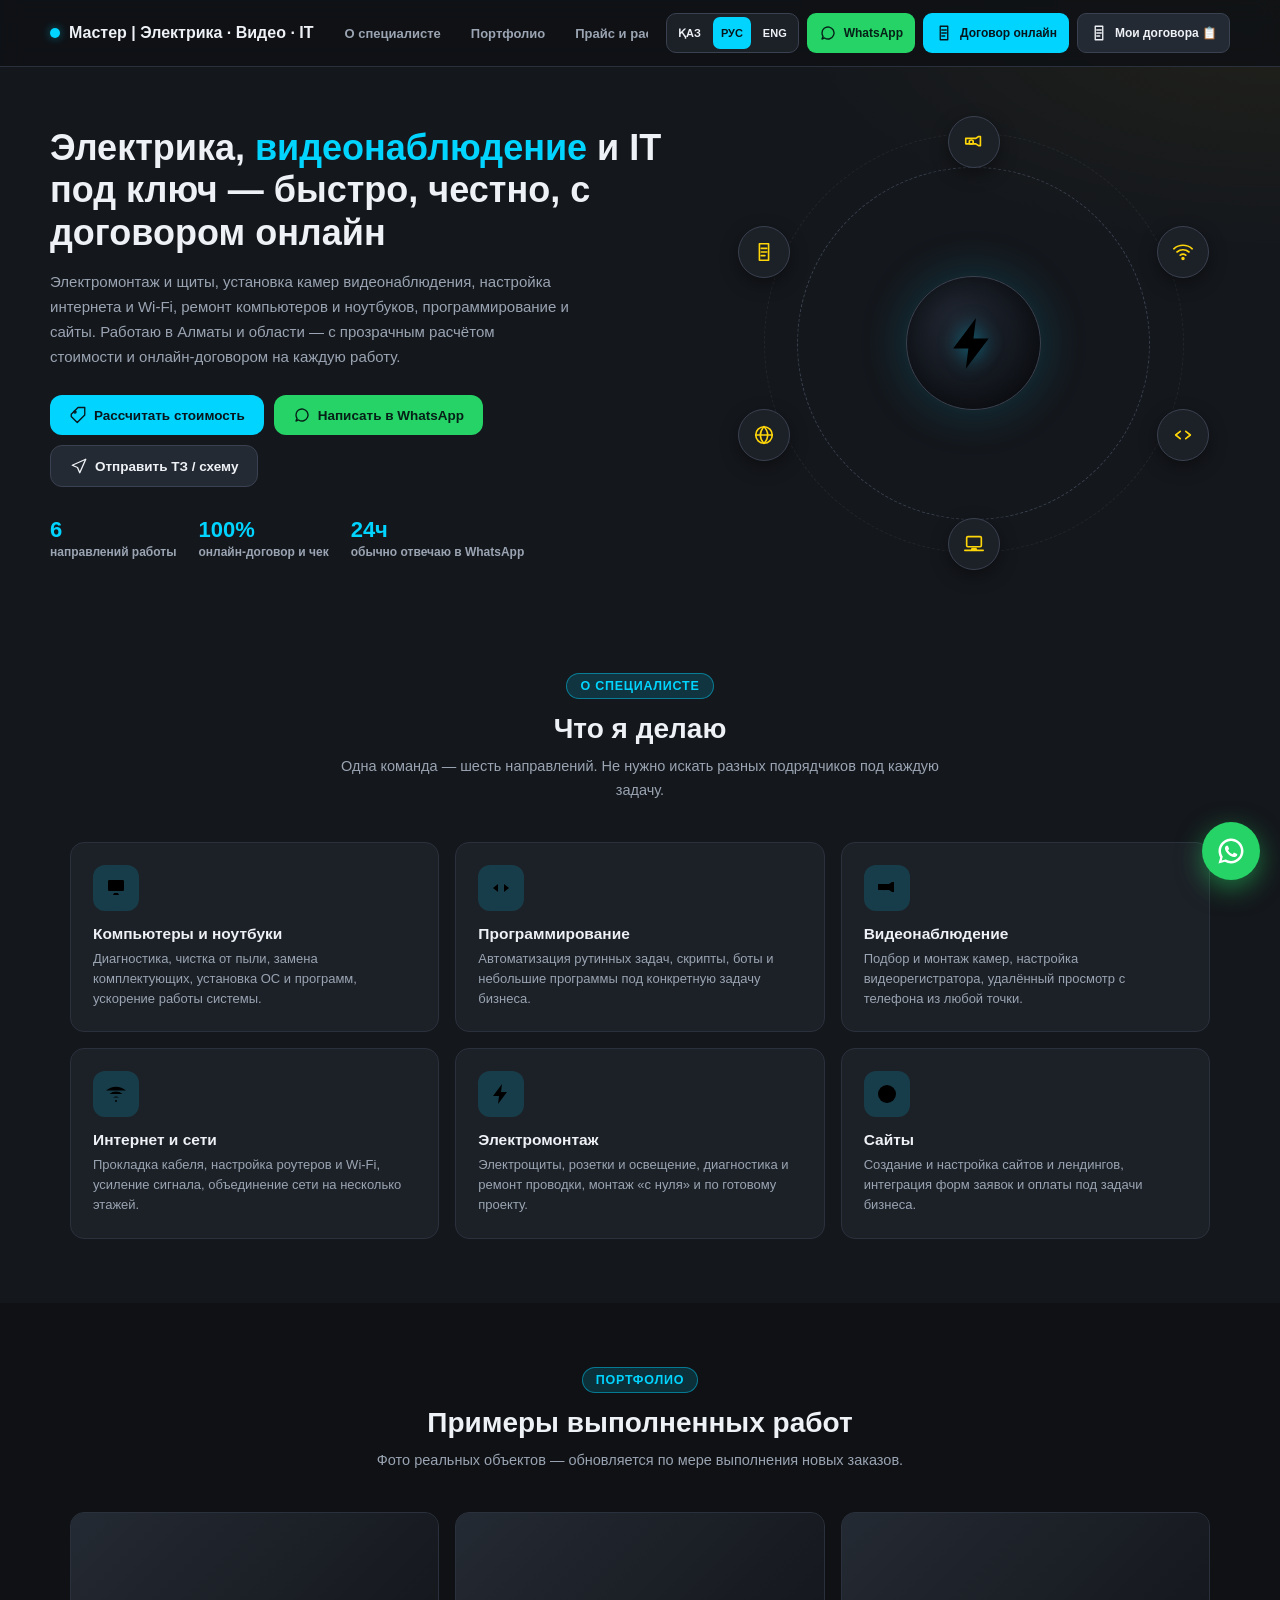
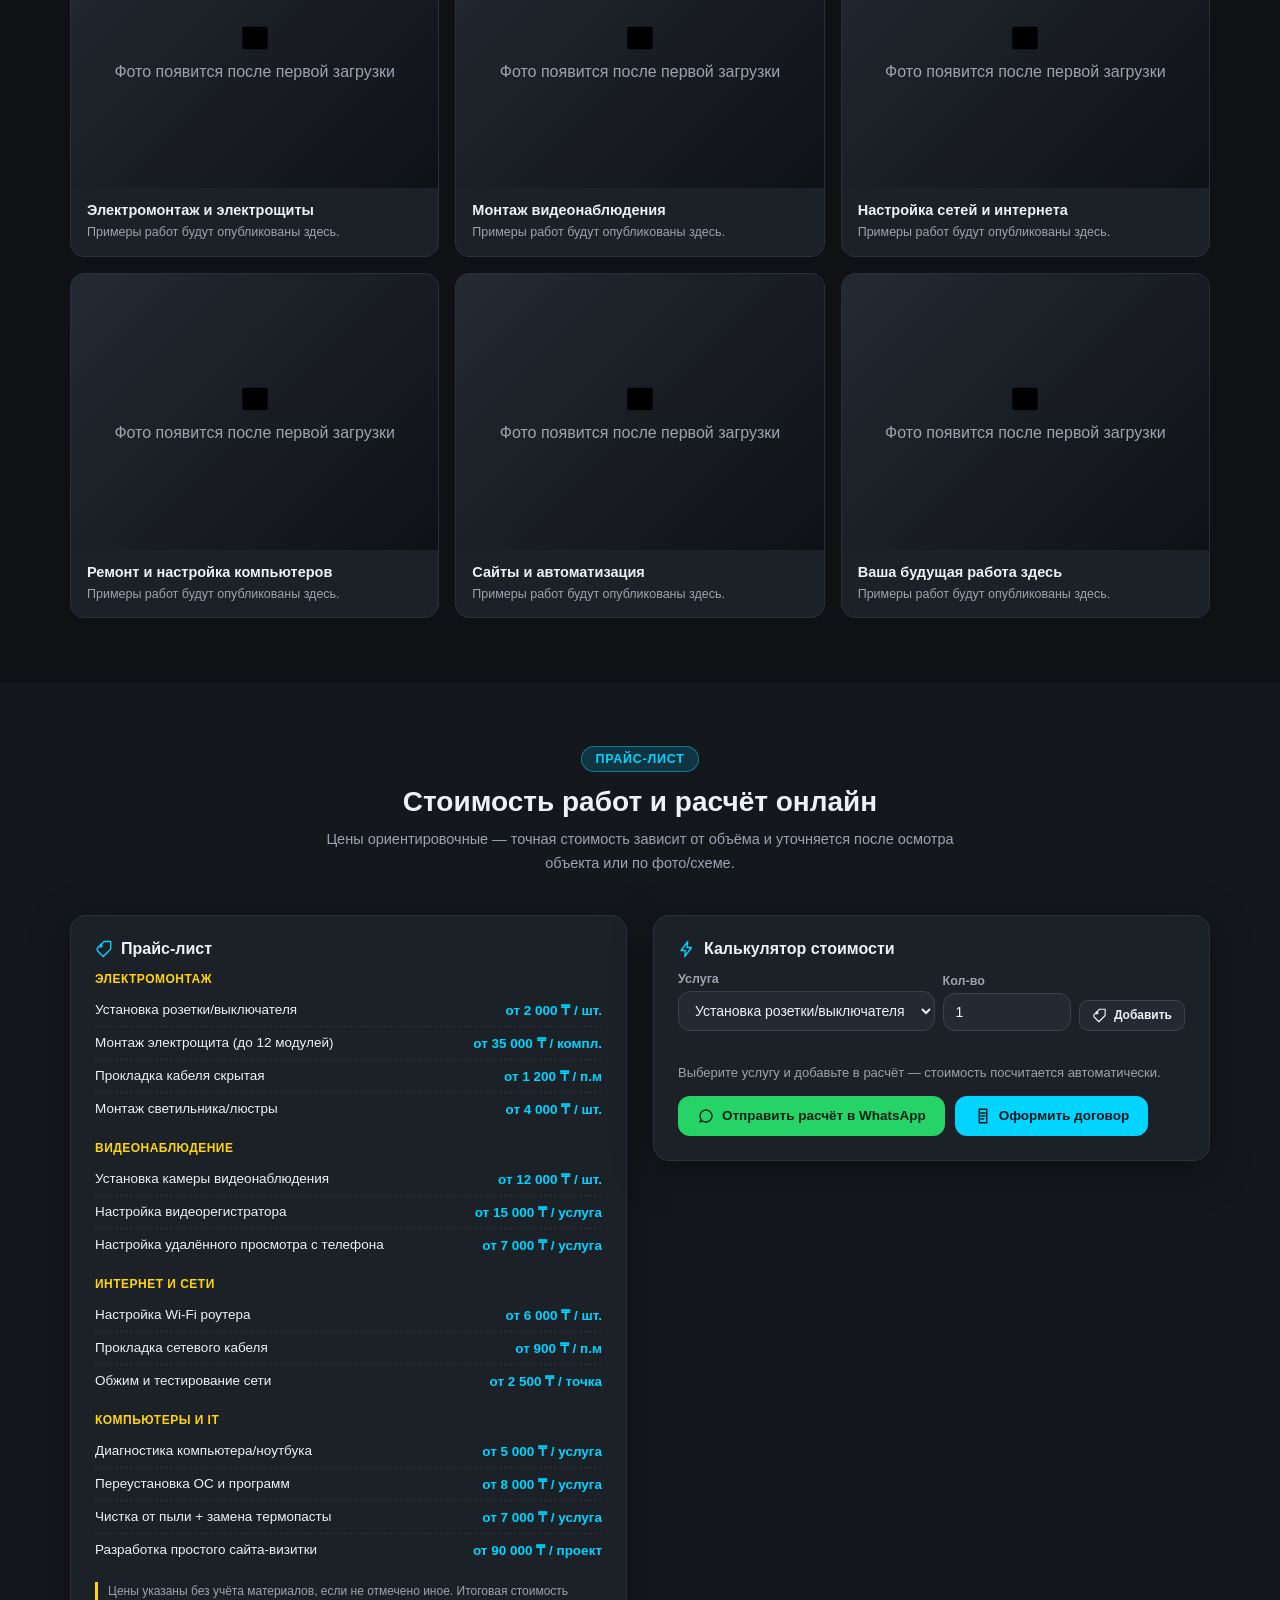
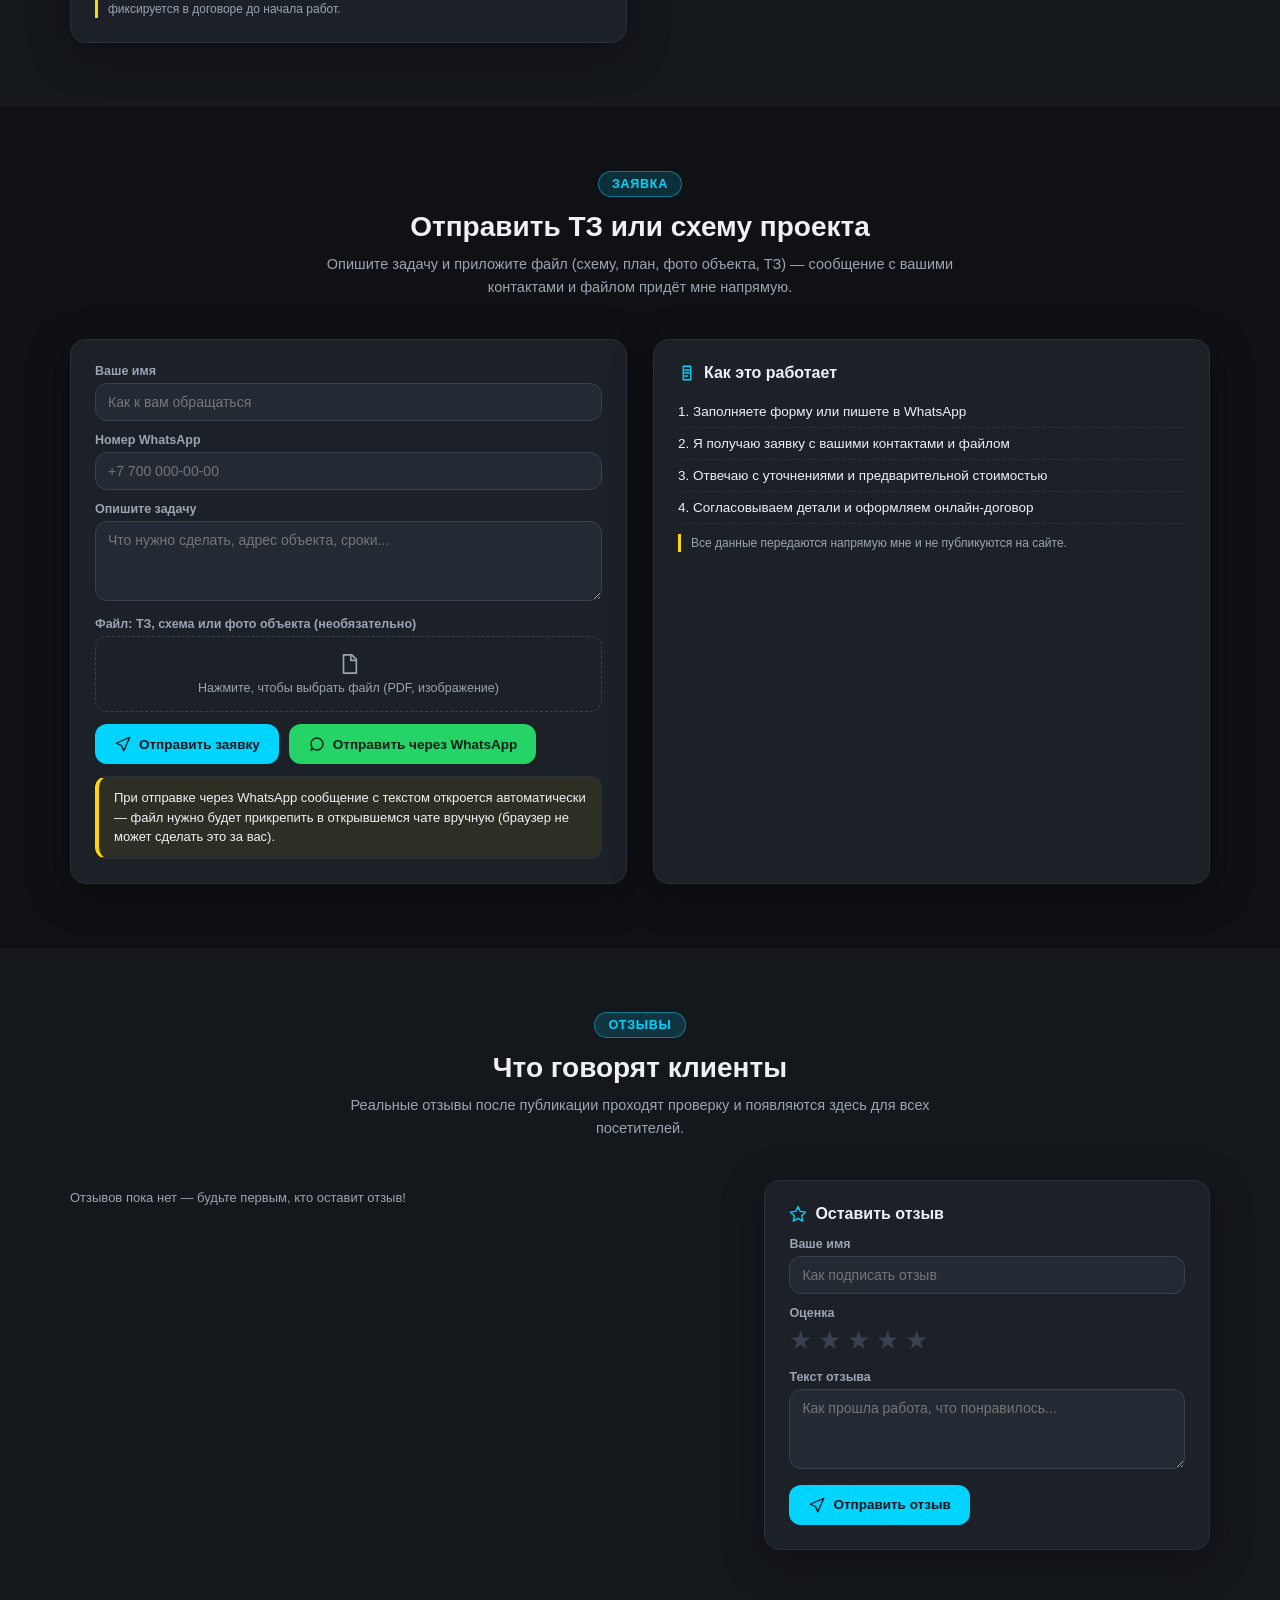
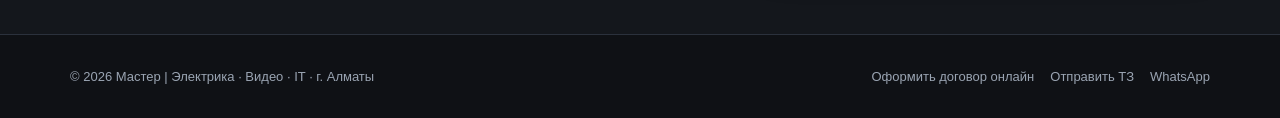
<file: home.html>
<!doctype html>
<html lang="ru">
<head>
<meta charset="utf-8">
<meta name="viewport" content="width=device-width,initial-scale=1">
<title>Электрика · Видеонаблюдение · IT — мастер в Алматы</title>
<meta name="description" content="Электромонтаж, видеонаблюдение, настройка интернета, ремонт компьютеров, программирование и сайты. Прайс-лист, расчёт стоимости онлайн, договор онлайн.">
<!-- ══════ PWA: манифест и иконки — те же файлы, что и на contract.html,
     чтобы установка приложения работала с любой страницы сайта ══════ -->
<link rel="manifest" href="manifest.json">
<meta name="theme-color" content="#14171c">
<link rel="icon" type="image/png" sizes="32x32" href="icons/icon-client-32.png">
<link rel="apple-touch-icon" href="icons/icon-client-apple-touch-180.png">
<meta name="mobile-web-app-capable" content="yes">
<meta name="apple-mobile-web-app-capable" content="yes">
<meta name="apple-mobile-web-app-status-bar-style" content="black-translucent">
<meta name="apple-mobile-web-app-title" content="Электромонтаж">
<style>
:root{
  --bg:#14171c;--bg2:#0f1115;--surface:#1c2027;--surface2:#242a33;
  --border:#2b313c;--border2:#3a4150;
  --text:#eef1f5;--mid:#9aa4b2;
  --accent:#00d4ff;--accent-dim:rgba(0,212,255,.16);--accent-soft:rgba(0,212,255,.45);
  --spark:#ffd60a;--green:#3ddc84;--red:#ff5c5c;--wa:#25D366;
  --r:12px;
}
*{box-sizing:border-box;margin:0;padding:0}
html{scroll-behavior:smooth}
body{
  font-family:'Segoe UI',Arial,sans-serif;color:var(--text);
  background:
    radial-gradient(1100px 520px at 12% -8%, rgba(0,212,255,.10), transparent 60%),
    radial-gradient(900px 460px at 100% 0%, rgba(255,214,10,.06), transparent 55%),
    var(--bg);
  min-height:100vh;overflow-x:hidden;
}
a{color:inherit}
::selection{background:var(--accent);color:#08141a}
.ic{width:18px;height:18px;stroke:currentColor;fill:none;stroke-width:1.8;flex:none;vertical-align:-4px}
.wrap{max-width:1180px;margin:0 auto;padding:0 20px}
.mid{color:var(--mid)}
.section{padding:64px 0}
.section-h{text-align:center;max-width:640px;margin:0 auto 40px}
.section-h .eyebrow{display:inline-flex;align-items:center;gap:6px;color:var(--accent);font-weight:700;
  font-size:12.5px;letter-spacing:.06em;text-transform:uppercase;background:var(--accent-dim);
  border:1px solid var(--accent-soft);padding:5px 13px;border-radius:20px;margin-bottom:14px}
.section-h h2{font-size:28px;margin-bottom:10px}
.section-h p{color:var(--mid);font-size:14.5px;line-height:1.6}
/* reveal-on-scroll animation */
.reveal{opacity:0;transform:translateY(22px);transition:opacity .7s ease,transform .7s ease}
.reveal.in{opacity:1;transform:none}

/* ─── NAV ─── */
header{position:sticky;top:0;z-index:999;background:rgba(15,17,21,.85);backdrop-filter:blur(10px);
  border-bottom:1px solid var(--border)}
.navrow{display:flex;align-items:center;gap:18px;padding:13px 0}
.brand{display:flex;align-items:center;gap:9px;font-weight:800;font-size:16px;white-space:nowrap}
.brand .dot{width:10px;height:10px;border-radius:50%;background:var(--accent);box-shadow:0 0 10px var(--accent-soft);
  animation:pulseDot 2.2s ease-in-out infinite}
@keyframes pulseDot{0%,100%{opacity:1}50%{opacity:.35}}
nav{display:flex;gap:4px;overflow-x:auto;flex:1;scrollbar-width:none}
nav::-webkit-scrollbar{display:none}
nav a{white-space:nowrap;padding:8px 13px;border-radius:20px;font-size:13px;font-weight:600;color:var(--mid);
  transition:.15s;text-decoration:none}
nav a:hover{background:var(--surface2);color:var(--text)}
.navcta{display:flex;gap:8px;flex:none}
/* ─── PWA: кнопка «Установить приложение» (та же логика, что на contract.html) ─── */
.pwaInstall{display:none;align-items:center;gap:6px;border:1.5px solid var(--accent);border-radius:20px;
  padding:5px 14px 5px 12px;color:var(--accent);font-weight:700;font-size:13px;cursor:pointer;background:var(--accent-dim);transition:.15s}
.pwaInstall:hover{background:var(--accent);color:#08141a}
.pwaInstall .ic{width:15px;height:15px}
.pwaInstall.show{display:inline-flex}
/* ─── BUTTONS ─── */
button,.btn{position:relative;display:inline-flex;align-items:center;justify-content:center;gap:7px;
  padding:11px 19px;border:0;border-radius:var(--r);cursor:pointer;font-size:13.5px;font-weight:700;
  transition:.15s;color:var(--text);text-decoration:none}
.bp{background:var(--accent);color:#07161c}
.bp:hover,.bp:focus-visible{animation:spark 1.1s ease-in-out infinite}
.bs{background:var(--surface2);color:var(--text);border:1px solid var(--border2)}
.bs:hover{background:#2c333e;border-color:var(--accent)}
.bg{background:var(--green);color:#06241a}
.bg:hover{filter:brightness(1.08)}
.bw{background:var(--wa);color:#062018}
.bw:hover{filter:brightness(1.08)}
button:disabled{opacity:.4;cursor:not-allowed;animation:none!important}
@keyframes spark{0%,100%{box-shadow:0 0 0 0 var(--accent-soft)}50%{box-shadow:0 0 14px 3px var(--accent-soft)}}
.btnsm{padding:7px 12px;font-size:12px;border-radius:9px}
@media (prefers-reduced-motion:reduce){*{animation:none!important;transition:none!important}}

/* ─── HERO ─── */
.hero{padding:60px 0 50px;display:grid;grid-template-columns:1.1fr .9fr;gap:40px;align-items:center}
.hero h1{font-size:36px;line-height:1.18;margin-bottom:16px}
.hero h1 span{color:var(--accent)}
.hero p{color:var(--mid);font-size:15px;line-height:1.65;margin-bottom:26px;max-width:520px}
.herobtns{display:flex;gap:10px;flex-wrap:wrap}
.herostats{display:flex;gap:22px;margin-top:30px;flex-wrap:wrap}
.herostats div{font-size:22px;font-weight:800;color:var(--accent)}
.herostats span{display:block;font-size:12px;color:var(--mid);font-weight:600;margin-top:2px}
/* orbit visual */
.orbit-wrap{position:relative;width:100%;aspect-ratio:1/1;max-width:420px;margin:0 auto}
.orbit-core{position:absolute;inset:34%;border-radius:50%;background:radial-gradient(circle at 35% 30%,#1f2530,#0c0e12);
  border:1.5px solid var(--border2);display:flex;align-items:center;justify-content:center;
  box-shadow:0 0 50px rgba(0,212,255,.18), inset 0 0 30px rgba(0,0,0,.5)}
.orbit-core svg{width:46%;height:46%;color:var(--accent);filter:drop-shadow(0 0 10px var(--accent-soft));
  animation:corePulse 2.4s ease-in-out infinite}
@keyframes corePulse{0%,100%{opacity:1;transform:scale(1)}50%{opacity:.75;transform:scale(.93)}}
.orbit-ring{position:absolute;inset:8%;border:1.5px dashed var(--border2);border-radius:50%;
  animation:spin 34s linear infinite}
.orbit-ring2{position:absolute;inset:0;border:1px dashed rgba(255,255,255,.06);border-radius:50%;
  animation:spinRev 50s linear infinite}
@keyframes spin{to{transform:rotate(360deg)}}
@keyframes spinRev{to{transform:rotate(-360deg)}}
.orbit-item{position:absolute;width:52px;height:52px;border-radius:50%;background:var(--surface);
  border:1.5px solid var(--border2);display:flex;align-items:center;justify-content:center;
  box-shadow:0 6px 18px rgba(0,0,0,.4)}
.orbit-item svg{width:22px;height:22px;color:var(--spark)}
.orbit-item.o1{top:-4%;left:50%;transform:translateX(-50%)}
.orbit-item.o2{top:22%;right:-6%}
.orbit-item.o3{bottom:22%;right:-6%}
.orbit-item.o4{bottom:-4%;left:50%;transform:translateX(-50%)}
.orbit-item.o5{bottom:22%;left:-6%}
.orbit-item.o6{top:22%;left:-6%}
@media(max-width:880px){.hero{grid-template-columns:1fr;padding-top:30px}.orbit-wrap{max-width:300px}}

/* ─── SKILLS ─── */
.skills{display:grid;grid-template-columns:repeat(3,1fr);gap:16px}
.skill{background:var(--surface);border:1px solid var(--border);border-radius:14px;padding:22px;transition:.2s}
.skill:hover{border-color:var(--accent);transform:translateY(-3px);box-shadow:0 12px 30px rgba(0,0,0,.35)}
.skill .si{width:46px;height:46px;border-radius:12px;background:var(--accent-dim);display:flex;align-items:center;
  justify-content:center;margin-bottom:14px}
.skill .si svg{width:24px;height:24px;color:var(--accent)}
.skill h3{font-size:15.5px;margin-bottom:6px}
.skill p{font-size:13px;color:var(--mid);line-height:1.55}
@media(max-width:880px){.skills{grid-template-columns:repeat(2,1fr)}}
@media(max-width:560px){.skills{grid-template-columns:1fr}}

/* ─── PORTFOLIO ─── */
.pf-grid{display:grid;grid-template-columns:repeat(3,1fr);gap:16px}
.pf-card{background:var(--surface);border:1px solid var(--border);border-radius:14px;overflow:hidden;transition:.2s}
.pf-card:hover{border-color:var(--accent);transform:translateY(-3px)}
.pf-img{width:100%;aspect-ratio:4/3;object-fit:cover;display:block;background:var(--surface2)}
.pf-empty{aspect-ratio:4/3;display:flex;flex-direction:column;align-items:center;justify-content:center;gap:8px;
  color:var(--mid);background:linear-gradient(135deg,var(--surface2),var(--bg2))}
.pf-empty svg{width:34px;height:34px;color:var(--border2)}
.pf-body{padding:14px 16px}
.pf-body h4{font-size:14.5px;margin-bottom:5px}
.pf-body p{font-size:12.5px;color:var(--mid);line-height:1.5}
@media(max-width:880px){.pf-grid{grid-template-columns:repeat(2,1fr)}}
@media(max-width:560px){.pf-grid{grid-template-columns:1fr}}

/* ─── PRICE / CALC ─── */
.price-wrap{display:grid;grid-template-columns:1fr 1fr;gap:26px;align-items:start}
.card{background:var(--surface);border:1px solid var(--border);border-radius:16px;padding:24px;
  box-shadow:0 10px 40px rgba(0,0,0,.35)}
.card h3{font-size:16px;margin-bottom:14px;display:flex;align-items:center;gap:8px}
.card h3 svg{color:var(--accent)}
.pricecat{margin-bottom:16px}
.pricecat .cn{font-size:12px;font-weight:700;color:var(--spark);text-transform:uppercase;letter-spacing:.04em;
  margin-bottom:8px}
.priceline{display:flex;justify-content:space-between;gap:10px;padding:8px 0;border-bottom:1px dashed var(--border);
  font-size:13.5px}
.priceline:last-child{border-bottom:none}
.priceline b{color:var(--accent);white-space:nowrap;font-weight:700}
.pricenote{margin-top:10px;font-size:12px;color:var(--mid);line-height:1.5;border-left:3px solid var(--spark);
  padding-left:10px}
.f{margin-bottom:12px}
.f label{display:block;font-size:12.5px;font-weight:600;color:var(--mid);margin-bottom:5px}
.f input,.f select,.f textarea{width:100%;padding:10px 12px;border:1.5px solid var(--border2);border-radius:var(--r);
  font-size:14px;background:var(--surface2);color:var(--text);transition:.15s;font-family:inherit}
.f input:focus,.f select:focus,.f textarea:focus{outline:none;border-color:var(--accent);background:#1f2530;
  box-shadow:0 0 0 3px var(--accent-dim)}
.f textarea{min-height:80px;resize:vertical}
.calcrow{display:grid;grid-template-columns:2fr 1fr auto;gap:8px;align-items:end;margin-bottom:14px}
.calctbl{width:100%;border-collapse:collapse;font-size:13px;margin-bottom:10px}
.calctbl td{padding:7px 4px;border-bottom:1px solid var(--border)}
.calctbl td.x{text-align:right;color:var(--mid);cursor:pointer;width:20px}
.calctotal{display:flex;justify-content:space-between;align-items:center;padding:12px 0;font-size:16px;font-weight:800}
.calctotal b{color:var(--accent);font-size:20px}
.calcempty{font-size:13px;color:var(--mid);padding:10px 0}

/* ─── TZ FORM ─── */
.tz-wrap{display:grid;grid-template-columns:1fr 1fr;gap:26px}
.filebox{border:1.5px dashed var(--border2);border-radius:var(--r);padding:16px;text-align:center;
  font-size:12.5px;color:var(--mid);cursor:pointer;transition:.15s;position:relative}
.filebox:hover{border-color:var(--accent);color:var(--text)}
.filebox input{position:absolute;inset:0;opacity:0;cursor:pointer}
.filebox.has{border-color:var(--green);color:var(--green)}
.charge{display:none;height:5px;border-radius:4px;background:var(--border);overflow:hidden;margin-top:10px}
.charge.on{display:block}
.charge i{display:block;height:100%;width:0;border-radius:4px;background:linear-gradient(90deg,var(--accent),var(--spark));
  box-shadow:0 0 8px var(--accent-soft);animation:chargeFill .9s ease forwards}
@keyframes chargeFill{from{width:0}to{width:100%}}
.note{padding:11px 15px;border-radius:var(--r);font-size:13px;margin:12px 0 0;line-height:1.5;border:1px solid var(--border)}
.n-y{background:rgba(255,214,10,.08);border-left:4px solid var(--spark)}
.n-g{background:rgba(61,220,132,.08);border-left:4px solid var(--green)}
.n-b{background:var(--accent-dim);border-left:4px solid var(--accent)}
.n-r{background:rgba(255,92,92,.08);border-left:4px solid var(--red)}
@media(max-width:880px){.tz-wrap,.price-wrap{grid-template-columns:1fr}}

/* ─── REVIEWS ─── */
.rev-wrap{display:grid;grid-template-columns:1.2fr .8fr;gap:26px;align-items:start}
.rev-list{display:flex;flex-direction:column;gap:12px;max-height:520px;overflow:auto;padding-right:4px}
.rev-card{background:var(--surface);border:1px solid var(--border);border-radius:14px;padding:16px 18px}
.rev-top{display:flex;justify-content:space-between;align-items:center;margin-bottom:6px}
.rev-top b{font-size:14px}
.stars{color:var(--spark);letter-spacing:2px;font-size:14px}
.rev-card p{font-size:13.5px;color:var(--text);line-height:1.55}
.rev-date{font-size:11.5px;color:var(--mid)}
.starpick{display:flex;gap:6px;font-size:26px;cursor:pointer;margin-bottom:14px;color:var(--border2)}
.starpick span.on{color:var(--spark)}
@media(max-width:880px){.rev-wrap{grid-template-columns:1fr}}

/* ─── FLOATING WHATSAPP ─── */
.fab{position:fixed;right:20px;bottom:20px;z-index:900;width:58px;height:58px;border-radius:50%;
  background:var(--wa);display:flex;align-items:center;justify-content:center;box-shadow:0 8px 26px rgba(37,211,102,.5);
  animation:fabPulse 2.4s ease-in-out infinite;text-decoration:none}
.fab svg{width:30px;height:30px;color:#fff}
@keyframes fabPulse{0%,100%{box-shadow:0 8px 26px rgba(37,211,102,.5)}50%{box-shadow:0 8px 36px rgba(37,211,102,.85)}}

/* ─── FOOTER ─── */
footer{border-top:1px solid var(--border);padding:34px 0;margin-top:20px;background:var(--bg2)}
.footrow{display:flex;justify-content:space-between;flex-wrap:wrap;gap:16px;align-items:center;font-size:13px;color:var(--mid)}
.footlinks{display:flex;gap:16px;flex-wrap:wrap}
.footlinks a{text-decoration:none;color:var(--mid)}
.footlinks a:hover{color:var(--accent)}
/* ─── Задача 10: «Мои договора» ─── */
.mcOverlay{display:none;position:fixed;inset:0;z-index:1500;background:rgba(10,12,16,.62);
  align-items:flex-start;justify-content:center;padding:8vh 16px}
.mcOverlay.on{display:flex}
.mcModal{background:var(--surface);border:1px solid var(--border);border-radius:16px;max-width:560px;
  width:100%;max-height:80vh;overflow-y:auto;padding:22px;box-shadow:0 20px 60px rgba(0,0,0,.5)}
.mcHead{display:flex;align-items:center;justify-content:space-between;gap:10px;margin-bottom:14px}
.mcHead h3{font-size:17px}
.mcClose{background:var(--surface2);border:1px solid var(--border2);border-radius:50%;width:32px;height:32px;
  padding:0;font-size:16px;line-height:1;color:var(--mid)}
.mcClose:hover{color:var(--text)}
.mcItem{border:1px solid var(--border);border-radius:12px;padding:13px 15px;margin-bottom:10px;background:var(--surface2)}
.mcItem .mcRow{display:flex;justify-content:space-between;gap:10px;align-items:center;flex-wrap:wrap}
.mcItem .mcId{font-weight:700;font-size:14px}
.mcItem .mcDate{color:var(--mid);font-size:12px}
.mcItem .mcStatus{font-size:12.5px;font-weight:700;color:var(--accent);margin-top:4px}
.mcItem .mcActions{display:flex;gap:7px;margin-top:10px;flex-wrap:wrap}
.mcItem .mcActions .btn{padding:7px 12px;font-size:12.5px}
.mcEmpty{color:var(--mid);font-size:13.5px;text-align:center;padding:20px 0}
.mcClearBtn{margin-top:8px;width:100%;background:var(--surface2);border:1px solid var(--border2);color:var(--mid)}
.mcClearBtn:hover{color:var(--red);border-color:var(--red)}
</style>
<link rel="stylesheet" href="site-mobile.css">
<script src="site-language.js"></script>
</head>
<body>

<svg width="0" height="0" style="position:absolute" aria-hidden="true">
<defs>
  <symbol id="i-bolt" viewBox="0 0 24 24"><path stroke-linecap="round" stroke-linejoin="round" d="M13 2 4 14h6l-1 8 9-12h-6l1-8Z"/></symbol>
  <symbol id="i-camera" viewBox="0 0 24 24"><path stroke-linecap="round" stroke-linejoin="round" d="M3 8h11l3-2h2v10h-2l-3-2H3z"/><circle cx="9" cy="12" r="2.2"/></symbol>
  <symbol id="i-wifi" viewBox="0 0 24 24"><path stroke-linecap="round" stroke-linejoin="round" d="M2 8.5a15 15 0 0 1 20 0M5.5 12a10 10 0 0 1 13 0M9 15.5a5 5 0 0 1 6 0"/><circle cx="12" cy="19" r="1"/></symbol>
  <symbol id="i-laptop" viewBox="0 0 24 24"><rect x="4" y="4" width="16" height="11" rx="1.3"/><path stroke-linecap="round" d="M2 19h20M9 19l1-2h4l1 2"/></symbol>
  <symbol id="i-code" viewBox="0 0 24 24"><path stroke-linecap="round" stroke-linejoin="round" d="m9 8-5 4 5 4M15 8l5 4-5 4"/></symbol>
  <symbol id="i-globe" viewBox="0 0 24 24"><circle cx="12" cy="12" r="9"/><path stroke-linecap="round" d="M3 12h18M12 3c2.5 2.5 4 5.7 4 9s-1.5 6.5-4 9c-2.5-2.5-4-5.7-4-9s1.5-6.5 4-9Z"/></symbol>
  <symbol id="i-chat" viewBox="0 0 24 24"><path stroke-linecap="round" stroke-linejoin="round" d="M4 12a8 8 0 1 1 3.5 6.6L4 20l1.4-3.5A7.96 7.96 0 0 1 4 12Z"/></symbol>
  <symbol id="i-tag" viewBox="0 0 24 24"><path stroke-linecap="round" stroke-linejoin="round" d="M12 2 3 11v3l8 8 10-10V2Z"/><circle cx="8" cy="8" r="1.4"/></symbol>
  <symbol id="i-send" viewBox="0 0 24 24"><path stroke-linecap="round" stroke-linejoin="round" d="M3 11 21 3l-8 18-3-7-7-3Z"/></symbol>
  <symbol id="i-file" viewBox="0 0 24 24"><path stroke-linecap="round" stroke-linejoin="round" d="M6 2h9l5 5v15H6Z"/><path stroke-linecap="round" d="M14 2v6h6"/></symbol>
  <symbol id="i-star" viewBox="0 0 24 24"><path stroke-linecap="round" stroke-linejoin="round" d="m12 2 3.1 6.6 7.1.9-5.3 4.9 1.4 7.1L12 17.9l-6.3 3.6 1.4-7.1L1.8 9.5l7.1-.9Z"/></symbol>
  <symbol id="i-doc" viewBox="0 0 24 24"><path stroke-linecap="round" stroke-linejoin="round" d="M7 3h10v18H7Z"/><path stroke-linecap="round" d="M9 8h6M9 12h6M9 16h4"/></symbol>
  <symbol id="i-image" viewBox="0 0 24 24"><rect x="3" y="4" width="18" height="16" rx="1.5"/><circle cx="8.5" cy="9.5" r="1.6"/><path stroke-linecap="round" stroke-linejoin="round" d="m4 17 5-5 4 4 3-3 4 4"/></symbol>
  <symbol id="i-install" viewBox="0 0 24 24"><rect x="4" y="3" width="16" height="14" rx="1.5"/><path stroke-linecap="round" stroke-linejoin="round" d="M9 21h6M12 6v6m0 0-2.3-2.3M12 12l2.3-2.3"/></symbol>
</defs>
</svg>

<!-- ══════════ NAV ══════════ -->
<header>
  <div class="wrap navrow">
    <div class="brand"><span class="dot"></span> <span id="cfgSiteName">Мастер | Электрика · Видео · IT</span></div>
    <nav>
      <a href="#about">О специалисте</a>
      <a href="#portfolio">Портфолио</a>
      <a href="#price">Прайс и расчёт</a>
      <a href="#send-tz">Отправить ТЗ</a>
      <a href="#reviews">Отзывы</a>
    </nav>
    <div class="navcta">
      <button class="pwaInstall" id="pwaInstallBtn" onclick="pwaInstallClick()"><svg class="ic" viewBox="0 0 24 24"><use href="#i-install"/></svg><span>Установить приложение</span></button>
      <a class="btn bw btnsm" id="navWaBtn" href="#" target="_blank" rel="noopener">
        <svg class="ic" viewBox="0 0 24 24"><use href="#i-chat"/></svg> WhatsApp
      </a>
      <a class="btn bp btnsm" id="navContractBtn" href="contract.html">
        <svg class="ic" viewBox="0 0 24 24"><use href="#i-doc"/></svg> Договор онлайн
      </a>
      <button class="btn bs btnsm" id="navMyContractsBtn" onclick="openMyContracts()">
        <svg class="ic" viewBox="0 0 24 24"><use href="#i-doc"/></svg> Мои договора 📋
      </button>
    </div>
  </div>
</header>

<!-- ══════════ Задача 10: «Мои договора» (модальное окно) ══════════ -->
<div class="mcOverlay" id="mcOverlay" onclick="if(event.target===this)closeMyContracts()">
  <div class="mcModal">
    <div class="mcHead">
      <h3>Мои договора</h3>
      <button class="mcClose" onclick="closeMyContracts()">✕</button>
    </div>
    <div id="mcList"></div>
    <button class="btn mcClearBtn" id="mcClearBtn" onclick="clearMyContracts()" style="display:none">Очистить историю</button>
  </div>
</div>

<!-- ══════════ HERO (разделённый экран) ══════════ -->
<section class="wrap hero">
  <div class="reveal in">
    <h1>Электрика, <span>видеонаблюдение</span> и IT под ключ — быстро, честно, с договором онлайн</h1>
    <p>Электромонтаж и щиты, установка камер видеонаблюдения, настройка интернета и Wi-Fi, ремонт компьютеров и ноутбуков, программирование и сайты. Работаю в Алматы и области — с прозрачным расчётом стоимости и онлайн-договором на каждую работу.</p>
    <div class="herobtns">
      <a class="btn bp" href="#price"><svg class="ic" viewBox="0 0 24 24"><use href="#i-tag"/></svg>Рассчитать стоимость</a>
      <a class="btn bw" id="heroWaBtn" href="#" target="_blank" rel="noopener"><svg class="ic" viewBox="0 0 24 24"><use href="#i-chat"/></svg>Написать в WhatsApp</a>
      <a class="btn bs" href="#send-tz"><svg class="ic" viewBox="0 0 24 24"><use href="#i-send"/></svg>Отправить ТЗ / схему</a>
    </div>
    <div class="herostats">
      <div>6<span>направлений работы</span></div>
      <div>100%<span>онлайн-договор и чек</span></div>
      <div>24ч<span>обычно отвечаю в WhatsApp</span></div>
    </div>
  </div>
  <div class="orbit-wrap reveal in">
    <div class="orbit-ring2"></div>
    <div class="orbit-ring"></div>
    <div class="orbit-core"><svg viewBox="0 0 24 24"><use href="#i-bolt"/></svg></div>
    <div class="orbit-item o1"><svg class="ic" viewBox="0 0 24 24"><use href="#i-camera"/></svg></div>
    <div class="orbit-item o2"><svg class="ic" viewBox="0 0 24 24"><use href="#i-wifi"/></svg></div>
    <div class="orbit-item o3"><svg class="ic" viewBox="0 0 24 24"><use href="#i-code"/></svg></div>
    <div class="orbit-item o4"><svg class="ic" viewBox="0 0 24 24"><use href="#i-laptop"/></svg></div>
    <div class="orbit-item o5"><svg class="ic" viewBox="0 0 24 24"><use href="#i-globe"/></svg></div>
    <div class="orbit-item o6"><svg class="ic" viewBox="0 0 24 24"><use href="#i-doc"/></svg></div>
  </div>
</section>

<!-- ══════════ О СПЕЦИАЛИСТЕ / НАВЫКИ ══════════ -->
<section class="section" id="about">
  <div class="wrap">
    <div class="section-h reveal">
      <span class="eyebrow">О специалисте</span>
      <h2>Что я делаю</h2>
      <p>Одна команда — шесть направлений. Не нужно искать разных подрядчиков под каждую задачу.</p>
    </div>
    <div class="skills">
      <div class="skill reveal"><div class="si"><svg viewBox="0 0 24 24"><use href="#i-laptop"/></svg></div>
        <h3>Компьютеры и ноутбуки</h3><p>Диагностика, чистка от пыли, замена комплектующих, установка ОС и программ, ускорение работы системы.</p></div>
      <div class="skill reveal"><div class="si"><svg viewBox="0 0 24 24"><use href="#i-code"/></svg></div>
        <h3>Программирование</h3><p>Автоматизация рутинных задач, скрипты, боты и небольшие программы под конкретную задачу бизнеса.</p></div>
      <div class="skill reveal"><div class="si"><svg viewBox="0 0 24 24"><use href="#i-camera"/></svg></div>
        <h3>Видеонаблюдение</h3><p>Подбор и монтаж камер, настройка видеорегистратора, удалённый просмотр с телефона из любой точки.</p></div>
      <div class="skill reveal"><div class="si"><svg viewBox="0 0 24 24"><use href="#i-wifi"/></svg></div>
        <h3>Интернет и сети</h3><p>Прокладка кабеля, настройка роутеров и Wi-Fi, усиление сигнала, объединение сети на несколько этажей.</p></div>
      <div class="skill reveal"><div class="si"><svg viewBox="0 0 24 24"><use href="#i-bolt"/></svg></div>
        <h3>Электромонтаж</h3><p>Электрощиты, розетки и освещение, диагностика и ремонт проводки, монтаж «с нуля» и по готовому проекту.</p></div>
      <div class="skill reveal"><div class="si"><svg viewBox="0 0 24 24"><use href="#i-globe"/></svg></div>
        <h3>Сайты</h3><p>Создание и настройка сайтов и лендингов, интеграция форм заявок и оплаты под задачи бизнеса.</p></div>
    </div>
  </div>
</section>

<!-- ══════════ ПОРТФОЛИО ══════════ -->
<section class="section" id="portfolio" style="background:var(--bg2)">
  <div class="wrap">
    <div class="section-h reveal">
      <span class="eyebrow">Портфолио</span>
      <h2>Примеры выполненных работ</h2>
      <p>Фото реальных объектов — обновляется по мере выполнения новых заказов.</p>
    </div>
    <div class="pf-grid reveal" id="pfGrid">
      <!-- заполняется скриптом: реальные фото с сервера или пустые карточки-заглушки -->
    </div>
  </div>
</section>

<!-- ══════════ ПРАЙС + КАЛЬКУЛЯТОР ══════════ -->
<section class="section" id="price">
  <div class="wrap">
    <div class="section-h reveal">
      <span class="eyebrow">Прайс-лист</span>
      <h2>Стоимость работ и расчёт онлайн</h2>
      <p>Цены ориентировочные — точная стоимость зависит от объёма и уточняется после осмотра объекта или по фото/схеме.</p>
    </div>
    <div class="price-wrap reveal">
      <div class="card">
        <h3><svg class="ic" viewBox="0 0 24 24"><use href="#i-tag"/></svg>Прайс-лист</h3>
        <div id="priceListBox"></div>
        <div class="pricenote">Цены указаны без учёта материалов, если не отмечено иное. Итоговая стоимость фиксируется в договоре до начала работ.</div>
      </div>
      <div class="card">
        <h3><svg class="ic" viewBox="0 0 24 24"><use href="#i-bolt"/></svg>Калькулятор стоимости</h3>
        <div class="calcrow">
          <div class="f" style="margin-bottom:0"><label>Услуга</label><select id="calcService"></select></div>
          <div class="f" style="margin-bottom:0"><label>Кол-во</label><input id="calcQty" type="number" min="1" value="1"></div>
          <button class="bs btnsm" onclick="addCalcItem()"><svg class="ic" viewBox="0 0 24 24" style="width:15px;height:15px"><use href="#i-tag"/></svg>Добавить</button>
        </div>
        <table class="calctbl" id="calcTbl"><tbody></tbody></table>
        <div class="calcempty" id="calcEmpty">Выберите услугу и добавьте в расчёт — стоимость посчитается автоматически.</div>
        <div class="calctotal" id="calcTotalRow" style="display:none">Итого: <b id="calcTotal">0 ₸</b></div>
        <div class="herobtns" style="margin-top:6px">
          <a class="btn bw" id="calcWaBtn" href="#" target="_blank" rel="noopener"><svg class="ic" viewBox="0 0 24 24"><use href="#i-chat"/></svg>Отправить расчёт в WhatsApp</a>
          <a class="btn bp" href="contract.html"><svg class="ic" viewBox="0 0 24 24"><use href="#i-doc"/></svg>Оформить договор</a>
        </div>
      </div>
    </div>
  </div>
</section>

<!-- ══════════ ОТПРАВИТЬ ТЗ / СХЕМУ ══════════ -->
<section class="section" id="send-tz" style="background:var(--bg2)">
  <div class="wrap">
    <div class="section-h reveal">
      <span class="eyebrow">Заявка</span>
      <h2>Отправить ТЗ или схему проекта</h2>
      <p>Опишите задачу и приложите файл (схему, план, фото объекта, ТЗ) — сообщение с вашими контактами и файлом придёт мне напрямую.</p>
    </div>
    <div class="tz-wrap reveal">
      <div class="card">
        <div class="f"><label>Ваше имя</label><input id="tzName" placeholder="Как к вам обращаться"></div>
        <div class="f"><label>Номер WhatsApp</label><input id="tzWa" placeholder="+7 700 000-00-00"></div>
        <div class="f"><label>Опишите задачу</label><textarea id="tzTask" placeholder="Что нужно сделать, адрес объекта, сроки..."></textarea></div>
        <div class="f">
          <label>Файл: ТЗ, схема или фото объекта (необязательно)</label>
          <div class="filebox" id="tzFilebox">
            <svg class="ic" viewBox="0 0 24 24" style="width:22px;height:22px;display:block;margin:0 auto 6px"><use href="#i-file"/></svg>
            <span id="tzFileLabel">Нажмите, чтобы выбрать файл (PDF, изображение)</span>
            <input type="file" id="tzFile" accept=".pdf,image/*">
          </div>
        </div>
        <div class="herobtns">
          <button class="bp" id="tzSendBtn" onclick="submitTzRequest()"><svg class="ic" viewBox="0 0 24 24"><use href="#i-send"/></svg>Отправить заявку</button>
          <a class="btn bw" id="tzWaBtn" href="#" target="_blank" rel="noopener"><svg class="ic" viewBox="0 0 24 24"><use href="#i-chat"/></svg>Отправить через WhatsApp</a>
        </div>
        <div class="charge" id="tzCharge"><i></i></div>
        <div class="note n-r" id="tzErr" style="display:none"></div>
        <div class="note n-g" id="tzOk" style="display:none"></div>
        <div class="note n-y">При отправке через WhatsApp сообщение с текстом откроется автоматически — файл нужно будет прикрепить в открывшемся чате вручную (браузер не может сделать это за вас).</div>
      </div>
      <div class="card">
        <h3><svg class="ic" viewBox="0 0 24 24"><use href="#i-doc"/></svg>Как это работает</h3>
        <div class="priceline"><span>1. Заполняете форму или пишете в WhatsApp</span></div>
        <div class="priceline"><span>2. Я получаю заявку с вашими контактами и файлом</span></div>
        <div class="priceline"><span>3. Отвечаю с уточнениями и предварительной стоимостью</span></div>
        <div class="priceline"><span>4. Согласовываем детали и оформляем онлайн-договор</span></div>
        <div class="pricenote">Все данные передаются напрямую мне и не публикуются на сайте.</div>
      </div>
    </div>
  </div>
</section>

<!-- ══════════ ОТЗЫВЫ ══════════ -->
<section class="section" id="reviews">
  <div class="wrap">
    <div class="section-h reveal">
      <span class="eyebrow">Отзывы</span>
      <h2>Что говорят клиенты</h2>
      <p>Реальные отзывы после публикации проходят проверку и появляются здесь для всех посетителей.</p>
    </div>
    <div class="rev-wrap reveal">
      <div class="rev-list" id="revList">
        <div class="calcempty">Отзывов пока нет — будьте первым, кто оставит отзыв!</div>
      </div>
      <div class="card">
        <h3><svg class="ic" viewBox="0 0 24 24"><use href="#i-star"/></svg>Оставить отзыв</h3>
        <div class="f"><label>Ваше имя</label><input id="revName" placeholder="Как подписать отзыв"></div>
        <div class="f"><label>Оценка</label>
          <div class="starpick" id="starPick">
            <span data-v="1">★</span><span data-v="2">★</span><span data-v="3">★</span><span data-v="4">★</span><span data-v="5">★</span>
          </div>
        </div>
        <div class="f"><label>Текст отзыва</label><textarea id="revText" placeholder="Как прошла работа, что понравилось..."></textarea></div>
        <button class="bp" id="revSendBtn" onclick="submitReview()"><svg class="ic" viewBox="0 0 24 24"><use href="#i-send"/></svg>Отправить отзыв</button>
        <div class="charge" id="revCharge"><i></i></div>
        <div class="note n-r" id="revErr" style="display:none"></div>
        <div class="note n-g" id="revOk" style="display:none"></div>
      </div>
    </div>
  </div>
</section>

<a class="fab" id="fabWaBtn" href="#" target="_blank" rel="noopener" aria-label="Написать в WhatsApp">
  <svg viewBox="0 0 24 24" fill="currentColor" stroke="none"><path d="M12 2C6.48 2 2 6.48 2 12c0 1.86.5 3.6 1.36 5.1L2 22l5.06-1.33A9.93 9.93 0 0 0 12 22c5.52 0 10-4.48 10-10S17.52 2 12 2zm0 18a8 8 0 0 1-4.09-1.13l-.29-.17-3.03.8.81-2.95-.19-.3A8 8 0 1 1 12 20zm4.4-5.9c-.24-.12-1.43-.7-1.65-.78-.22-.08-.38-.12-.54.12-.16.24-.62.78-.76.94-.14.16-.28.18-.52.06-.24-.12-1-.37-1.9-1.17-.7-.62-1.18-1.39-1.32-1.63-.14-.24-.01-.37.11-.49.11-.11.24-.28.36-.42.12-.14.16-.24.24-.4.08-.16.04-.3-.02-.42-.06-.12-.54-1.3-.74-1.78-.2-.47-.4-.4-.54-.41h-.46c-.16 0-.42.06-.64.3-.22.24-.84.82-.84 2s.86 2.32.98 2.48c.12.16 1.7 2.6 4.12 3.64.58.25 1.03.4 1.38.51.58.18 1.11.16 1.53.1.47-.07 1.43-.58 1.63-1.15.2-.56.2-1.04.14-1.15-.06-.1-.22-.16-.46-.28z"/></svg>
</a>

<footer>
  <div class="wrap footrow">
    <div>© <span id="footYear"></span> <span id="footSiteName">Мастер | Электрика · Видео · IT</span> · г. Алматы</div>
    <div class="footlinks">
      <a href="contract.html">Оформить договор онлайн</a>
      <a href="#send-tz">Отправить ТЗ</a>
      <a id="footWaBtn" href="#" target="_blank" rel="noopener">WhatsApp</a>
    </div>
  </div>
</footer>

<script>
/* ══════════════════════════════════════════════════════════════
   КОНФИГУРАЦИЯ — заполнить перед публикацией сайта
══════════════════════════════════════════════════════════════ */
const CONFIG = {
  // Тот же Web App URL, что и в contract.html / admin.html (Code.gs, Этап 3).
  WEB_APP_URL: 'https://script.google.com/macros/s/AKfycbynXXVVUey4Zrxh24QCKiXY6SLh9JrFVbE1XPYM7_gWFKca2VGH1AU1wakqITeZ7L_R/exec',
  // Номер WhatsApp Исполнителя, только цифры с кодом страны (без +, пробелов).
  WA_NUMBER: '77713791787',
  // Название/бренд, показывается в шапке и подвале.
  SITE_NAME: 'Мастер | Электрика · Видео · IT',
  // Ссылка на страницу договора (contract.html). При выкладке на
  // GitHub Pages в подпапку /dogovor/ измените на 'dogovor/'.
  CONTRACT_URL: 'contract.html'
};

/* ══════════════════════════════════════════════════════════════
   ПРАЙС-ЛИСТ — отредактируйте цены/позиции под реальный прайс.
   Цены в тенге (₸), ориентировочные.
══════════════════════════════════════════════════════════════ */
const PRICE_LIST = [
  { cat: 'Электромонтаж', items: [
    { name: 'Установка розетки/выключателя', unit: 'шт.', price: 2000 },
    { name: 'Монтаж электрощита (до 12 модулей)', unit: 'компл.', price: 35000 },
    { name: 'Прокладка кабеля скрытая', unit: 'п.м', price: 1200 },
    { name: 'Монтаж светильника/люстры', unit: 'шт.', price: 4000 },
  ]},
  { cat: 'Видеонаблюдение', items: [
    { name: 'Установка камеры видеонаблюдения', unit: 'шт.', price: 12000 },
    { name: 'Настройка видеорегистратора', unit: 'услуга', price: 15000 },
    { name: 'Настройка удалённого просмотра с телефона', unit: 'услуга', price: 7000 },
  ]},
  { cat: 'Интернет и сети', items: [
    { name: 'Настройка Wi-Fi роутера', unit: 'шт.', price: 6000 },
    { name: 'Прокладка сетевого кабеля', unit: 'п.м', price: 900 },
    { name: 'Обжим и тестирование сети', unit: 'точка', price: 2500 },
  ]},
  { cat: 'Компьютеры и IT', items: [
    { name: 'Диагностика компьютера/ноутбука', unit: 'услуга', price: 5000 },
    { name: 'Переустановка ОС и программ', unit: 'услуга', price: 8000 },
    { name: 'Чистка от пыли + замена термопасты', unit: 'услуга', price: 7000 },
    { name: 'Разработка простого сайта-визитки', unit: 'проект', price: 90000 },
  ]},
];

/* ══════════════════════════════════════════════════════════════
   БАЗОВЫЕ ХЕЛПЕРЫ
══════════════════════════════════════════════════════════════ */
const G = id => document.getElementById(id);
const H = s => window.SiteLanguage ? SiteLanguage.t(s) : s;
const HOME_I18N={kz:{from:'бастап',enquiry:'Сәлеметсіз бе! Сайттағы есеп бойынша жұмыс құнын нақтылағым келеді:',total:'Барлығы:',estimate:'(шамамен)',hello:'Сәлеметсіз бе! Қызметтер туралы білгім келеді.',ask:'Сәлеметсіз бе! Жұмыс құнын нақтылағым келеді.'},ru:{from:'от',enquiry:'Здравствуйте! Хочу уточнить стоимость по расчёту с сайта:',total:'Итого:',estimate:'(ориентировочно)',hello:'Здравствуйте! Хочу узнать подробнее об услугах.',ask:'Здравствуйте! Хочу уточнить стоимость работ.'},en:{from:'from',enquiry:'Hello! I would like to confirm this website estimate:',total:'Total:',estimate:'(estimate)',hello:'Hello! I would like to learn more about your services.',ask:'Hello! I would like a price estimate.'}};
const HC=()=>HOME_I18N[window.SiteLanguage?.get()||'ru']||HOME_I18N.ru;
const xe = s => String(s ?? '').replace(/[&<>"']/g, m => ({'&':'&amp;','<':'&lt;','>':'&gt;','"':'&quot;',"'":'&#039;'}[m]));
const fmt = n => Number(n||0).toLocaleString('ru-RU') + ' ₸';
const waConfigured = () => CONFIG.WA_NUMBER.indexOf('ВСТАВЬТЕ_') !== 0;
const apiConfigured = () => CONFIG.WEB_APP_URL.indexOf('ВСТАВЬТЕ_') !== 0;
function waLink(text){
  const num = waConfigured() ? CONFIG.WA_NUMBER : '';
  return `https://wa.me/${num}${text ? '?text=' + encodeURIComponent(text) : ''}`;
}
async function apiPost(body){
  const res = await fetch(CONFIG.WEB_APP_URL, {method:'POST', headers:{'Content-Type':'text/plain;charset=utf-8'}, body: JSON.stringify(body)});
  return res.json();
}
async function apiGet(params){
  const qs = new URLSearchParams(params).toString();
  const res = await fetch(`${CONFIG.WEB_APP_URL}?${qs}`);
  return res.json();
}
function fileToBase64(file){
  return new Promise((resolve,reject)=>{
    const r = new FileReader();
    r.onload = () => resolve(String(r.result).split(',')[1]);
    r.onerror = reject;
    r.readAsDataURL(file);
  });
}

/* ══════════════════════════════════════════════════════════════
   ИНИЦИАЛИЗАЦИЯ ШАПКИ / КНОПОК WHATSAPP / ГОДА
══════════════════════════════════════════════════════════════ */
function initChrome(){
  document.title = CONFIG.SITE_NAME + ' — электрика, видео, IT';
  ['cfgSiteName','footSiteName'].forEach(id=>{ if(G(id)) G(id).textContent = CONFIG.SITE_NAME; });
  const wa = waLink(HC().hello);
  ['navWaBtn','heroWaBtn','fabWaBtn','footWaBtn'].forEach(id=>{ if(G(id)) G(id).href = wa; });
  if(G('navContractBtn')) G('navContractBtn').href = CONFIG.CONTRACT_URL;
  document.querySelectorAll('a[href="contract.html"]').forEach(a=> a.href = CONFIG.CONTRACT_URL);
  G('footYear').textContent = new Date().getFullYear();
  if(!waConfigured()){
    document.querySelectorAll('#navWaBtn,#heroWaBtn,#fabWaBtn,#footWaBtn').forEach(a=>{
      a.addEventListener('click', e=>{ e.preventDefault(); alert('Номер WhatsApp ещё не настроен на сайте (CONFIG.WA_NUMBER в home.html).'); });
    });
  }
}

/* ══════════════════════════════════════════════════════════════
   ПОРТФОЛИО — реальные фото с сервера или пустые карточки-заглушки
══════════════════════════════════════════════════════════════ */
function pfImgFallback(img){
  if(img.dataset.fallbackDone) return; // не даём повторно сработать и зациклиться
  img.dataset.fallbackDone = '1';
  const empty = document.createElement('div');
  empty.className = 'pf-empty';
  empty.innerHTML = `<svg viewBox="0 0 24 24"><use href="#i-image"/></svg><span>${xe(H('Фото недоступно'))}</span>`;
  img.replaceWith(empty);
}
async function loadPortfolio(){
  const grid = G('pfGrid');
  let items = [];
  if(apiConfigured()){
    try{
      const data = await apiGet({action:'portfolio'});
      if(data.ok) items = data.items || [];
    }catch(e){ /* тихо переходим на заглушки */ }
  }
  if(items.length){
    grid.innerHTML = items.map(p => `
      <div class="pf-card reveal in">
        <img class="pf-img" src="${xe(p.photoUrl)}" alt="${xe(p.title)}" loading="lazy" referrerpolicy="no-referrer" onerror="pfImgFallback(this)">
        <div class="pf-body"><h4>${xe(p.title)}</h4><p>${xe(p.desc||'')}</p></div>
      </div>`).join('');
  }else{
    const placeholders = [
      'Электромонтаж и электрощиты','Монтаж видеонаблюдения','Настройка сетей и интернета',
      'Ремонт и настройка компьютеров','Сайты и автоматизация','Ваша будущая работа здесь'
    ];
    grid.innerHTML = placeholders.map(t => `
      <div class="pf-card reveal in">
        <div class="pf-empty"><svg viewBox="0 0 24 24"><use href="#i-image"/></svg><span>Фото появится после первой загрузки</span></div>
        <div class="pf-body"><h4>${xe(t)}</h4><p>Примеры работ будут опубликованы здесь.</p></div>
      </div>`).join('');
  }
}

/* ══════════════════════════════════════════════════════════════
   ПРАЙС-ЛИСТ + КАЛЬКУЛЯТОР
══════════════════════════════════════════════════════════════ */
function renderPriceList(){
  G('priceListBox').innerHTML = PRICE_LIST.map(c => `
    <div class="pricecat">
      <div class="cn">${xe(H(c.cat))}</div>
      ${c.items.map(i => `<div class="priceline"><span>${xe(H(i.name))}</span><b>${xe(HC().from)} ${fmt(i.price)} / ${xe(H(i.unit))}</b></div>`).join('')}
    </div>`).join('');

  const sel = G('calcService');
  sel.innerHTML = PRICE_LIST.map((c,ci) => `<optgroup label="${xe(H(c.cat))}">${
    c.items.map((i,ii)=>`<option value="${ci}:${ii}">${xe(H(i.name))} — ${fmt(i.price)}/${xe(H(i.unit))}</option>`).join('')
  }</optgroup>`).join('');
}

let calcCart = [];
function addCalcItem(){
  const [ci,ii] = G('calcService').value.split(':').map(Number);
  const qty = Math.max(1, Number(G('calcQty').value) || 1);
  const item = PRICE_LIST[ci].items[ii];
  calcCart.push({ name:item.name, unit:item.unit, price:item.price, qty });
  renderCalc();
}
function removeCalcItem(idx){ calcCart.splice(idx,1); renderCalc(); }
function renderCalc(){
  const tbody = G('calcTbl').querySelector('tbody');
  if(!calcCart.length){
    tbody.innerHTML=''; G('calcEmpty').style.display='block'; G('calcTotalRow').style.display='none';
    G('calcWaBtn').href = waLink(HC().ask);
    return;
  }
  G('calcEmpty').style.display='none'; G('calcTotalRow').style.display='flex';
  let total = 0;
  tbody.innerHTML = calcCart.map((r,idx)=>{
    const sum = r.price*r.qty; total += sum;
    return `<tr><td>${xe(H(r.name))} × ${r.qty} ${xe(H(r.unit))}</td><td style="text-align:right;font-weight:700">${fmt(sum)}</td><td class="x" onclick="removeCalcItem(${idx})">✕</td></tr>`;
  }).join('');
  G('calcTotal').textContent = fmt(total);
  try { sessionStorage.setItem('dogovor.estimate',JSON.stringify({items:calcCart,total,language:window.SiteLanguage?.get()||'ru'})); } catch(e) {}

  const lines = calcCart.map(r=>`• ${H(r.name)} × ${r.qty} ${H(r.unit)} = ${fmt(r.price*r.qty)}`).join('\n');
  const msg = `${HC().enquiry}\n${lines}\n${HC().total} ${fmt(total)} ${HC().estimate}`;
  G('calcWaBtn').href = waLink(msg);
}

/* ══════════════════════════════════════════════════════════════
   ОТПРАВКА ТЗ / СХЕМЫ ПРОЕКТА
══════════════════════════════════════════════════════════════ */
G('tzFile') && G('tzFile').addEventListener('change', e=>{
  const f = e.target.files[0];
  const box = G('tzFilebox');
  if(f){ box.classList.add('has'); G('tzFileLabel').textContent = '✓ ' + f.name; }
  else{ box.classList.remove('has'); G('tzFileLabel').textContent = H('Нажмите, чтобы выбрать файл (PDF, изображение)'); }
});
function updateTzWaLink(){
  const name = G('tzName').value.trim(), task = G('tzTask').value.trim();
  const l = window.SiteLanguage?.get()||'ru';
  const greet = {
    kz:`Сәлеметсіз бе! Менің атым ${name||'...'}.${task?'\nТапсырма: '+task:'\nТапсырма/сызбаны жіберемін.'}\n(Файлды чатта қолмен тіркеймін)`,
    ru:`Здравствуйте! Меня зовут ${name||'...'}.${task?'\nЗадача: '+task:'\nХочу отправить ТЗ/схему проекта.'}\n(Файл прикреплю здесь, в чате)`,
    en:`Hello! My name is ${name||'...'}.${task?'\nTask: '+task:'\nI would like to send a project brief.'}\n(I will attach the file in the chat)`
  }[l]||'';
  G('tzWaBtn').href = waLink(greet);
}
['tzName','tzWa','tzTask'].forEach(id=> G(id) && G(id).addEventListener('input', updateTzWaLink));

async function submitTzRequest(){
  const err=G('tzErr'), ok=G('tzOk'), charge=G('tzCharge'), btn=G('tzSendBtn');
  err.style.display='none'; ok.style.display='none';
  const name=G('tzName').value.trim(), wa=G('tzWa').value.trim(), task=G('tzTask').value.trim();
  const file=G('tzFile').files[0];
  if(!name){err.textContent=H('Укажите имя');err.style.display='block';return;}
  if(!wa){err.textContent=H('Укажите номер WhatsApp');err.style.display='block';return;}
  if(!task && !file){err.textContent=H('Опишите задачу или приложите файл');err.style.display='block';return;}
  if(!apiConfigured()){err.textContent=H('Отправка ещё не настроена на сайте (CONFIG.WEB_APP_URL) — воспользуйтесь кнопкой WhatsApp');err.style.display='block';return;}

  btn.disabled=true; charge.classList.add('on');
  try{
    const body = {action:'submitRequest', name, whatsapp:wa, task, lang:window.SiteLanguage?.get()||'ru'};
    if(file){
      body.fileBase64 = await fileToBase64(file);
      body.fileName = file.name;
      body.fileMime = file.type || 'application/octet-stream';
    }
    const data = await apiPost(body);
    charge.classList.remove('on'); btn.disabled=false;
    if(data.ok){
      ok.textContent=H('✅ Заявка отправлена! Я свяжусь с вами в WhatsApp в ближайшее время.');
      ok.style.display='block';
      G('tzName').value=''; G('tzWa').value=''; G('tzTask').value=''; G('tzFile').value='';
      G('tzFilebox').classList.remove('has'); G('tzFileLabel').textContent=H('Нажмите, чтобы выбрать файл (PDF, изображение)');
    }else{
      err.textContent = data.error || H('Не удалось отправить заявку');
      err.style.display='block';
    }
  }catch(e){
    charge.classList.remove('on'); btn.disabled=false;
    err.textContent = 'Ошибка сети: '+e; err.style.display='block';
  }
}

/* ══════════════════════════════════════════════════════════════
   ОТЗЫВЫ
══════════════════════════════════════════════════════════════ */
let revRating = 0;
G('starPick') && G('starPick').addEventListener('click', e=>{
  const v = e.target.dataset.v; if(!v) return;
  revRating = Number(v);
  [...G('starPick').children].forEach(s => s.classList.toggle('on', Number(s.dataset.v) <= revRating));
});
async function loadReviews(){
  const list = G('revList');
  if(!apiConfigured()) return;
  try{
    const data = await apiGet({action:'reviews'});
    if(!data.ok || !(data.items||[]).length) return;
    list.innerHTML = data.items.map(r => `
      <div class="rev-card">
        <div class="rev-top"><b>${xe(r.name)}</b><span class="stars">${'★'.repeat(r.rating)}${'☆'.repeat(5-r.rating)}</span></div>
        <p>${xe(r.text)}</p>
        <div class="rev-date">${xe(r.date)}</div>
      </div>`).join('');
  }catch(e){ /* оставляем текст-заглушку */ }
}
async function submitReview(){
  const err=G('revErr'), ok=G('revOk'), charge=G('revCharge'), btn=G('revSendBtn');
  err.style.display='none'; ok.style.display='none';
  const name=G('revName').value.trim(), text=G('revText').value.trim();
  if(!name){err.textContent=H('Укажите имя');err.style.display='block';return;}
  if(!revRating){err.textContent=H('Поставьте оценку');err.style.display='block';return;}
  if(!text){err.textContent=H('Напишите текст отзыва');err.style.display='block';return;}
  if(!apiConfigured()){err.textContent=H('Приём отзывов ещё не настроен на сайте (CONFIG.WEB_APP_URL)');err.style.display='block';return;}

  btn.disabled=true; charge.classList.add('on');
  try{
    const data = await apiPost({action:'submitReview', name, rating:revRating, text});
    charge.classList.remove('on'); btn.disabled=false;
    if(data.ok){
      ok.textContent=H('✅ Спасибо! Отзыв отправлен на модерацию и появится на сайте после проверки.');
      ok.style.display='block';
      G('revName').value=''; G('revText').value=''; revRating=0;
      [...G('starPick').children].forEach(s=>s.classList.remove('on'));
    }else{
      err.textContent = data.error || H('Не удалось отправить отзыв'); err.style.display='block';
    }
  }catch(e){
    charge.classList.remove('on'); btn.disabled=false;
    err.textContent = 'Ошибка сети: '+e; err.style.display='block';
  }
}

/* ══════════════════════════════════════════════════════════════
   АНИМАЦИЯ ПОЯВЛЕНИЯ СЕКЦИЙ ПРИ СКРОЛЛЕ
══════════════════════════════════════════════════════════════ */
function initReveal(){
  const items = document.querySelectorAll('.reveal:not(.in)');
  if(!('IntersectionObserver' in window)){ items.forEach(el=>el.classList.add('in')); return; }
  const io = new IntersectionObserver(entries=>{
    entries.forEach(e=>{ if(e.isIntersecting){ e.target.classList.add('in'); io.unobserve(e.target); } });
  }, {threshold:.12});
  items.forEach(el=>io.observe(el));
}

/* ══════════════════════════════════════════════════════════════
   Задача 10: «Мои договора» — локальная история клиента
══════════════════════════════════════════════════════════════ */
const MC_KEY = 'dogovor.my_contracts';
const MC_STATUS_LABEL = {kz:{},ru:{},en:{}};
const MC_WA_MSG = {
  ru:(id,st)=>`Здравствуйте! Мой договор №${id}, статус: ${st}. Прошу уточнить.`,
  kz:(id,st)=>`Сәлеметсіз бе! Менің шартым №${id}, мәртебесі: ${st}. Нақтылауды сұраймын.`,
  en:(id,st)=>`Hello! My contract №${id}, status: ${st}. Please advise.`
};
function mcReadList(){
  try{ const l=JSON.parse(localStorage.getItem(MC_KEY)||'[]'); return Array.isArray(l)?l:[]; }
  catch(e){ return []; }
}
function mcWriteList(list){
  try{ localStorage.setItem(MC_KEY, JSON.stringify(list)); }catch(e){}
}
function mcDocLink(docId){
  return `${CONFIG.CONTRACT_URL}${CONFIG.CONTRACT_URL.includes('?')?'&':'?'}docId=${encodeURIComponent(docId)}#status`;
}
function openMyContracts(){
  G('mcOverlay').classList.add('on');
  renderMyContracts();
}
function closeMyContracts(){
  G('mcOverlay').classList.remove('on');
}
function clearMyContracts(){
  if(!confirm(H('Удалить всю историю договоров на этом устройстве?'))) return;
  mcWriteList([]);
  renderMyContracts();
}
async function renderMyContracts(){
  const list = mcReadList();
  const box = G('mcList');
  const clearBtn = G('mcClearBtn');
  if(!list.length){
    box.innerHTML = `<div class="mcEmpty">${xe(H('Договоров пока нет'))}</div>`;
    clearBtn.style.display = 'none';
    return;
  }
  clearBtn.style.display = 'block';
  box.innerHTML = list.map(entry => `
    <div class="mcItem" id="mcItem_${xe(entry.docId)}">
      <div class="mcRow">
        <span class="mcId">${xe(entry.docId)}</span>
        <span class="mcDate">${xe(mcFormatDate(entry.date))}</span>
      </div>
      <div class="mcStatus" id="mcStatus_${xe(entry.docId)}">${xe(H(entry.status||'На подписи'))}</div>
      <div class="mcActions" id="mcActions_${xe(entry.docId)}">
        <a class="btn bp" href="${xe(mcDocLink(entry.docId))}">${xe(H('Проверить статус'))}</a>
      </div>
    </div>`).join('');
  /* Живой статус и кнопка WhatsApp — если сервер настроен и известны последние 4 цифры телефона */
  if(apiConfigured()){
    list.forEach(entry => { if(entry.phone4) mcRefreshEntry(entry); });
  }
}
function mcFormatDate(iso){
  try{ return new Date(iso).toLocaleDateString('ru-RU',{day:'2-digit',month:'2-digit',year:'numeric'}); }
  catch(e){ return ''; }
}
async function mcRefreshEntry(entry){
  try{
    const data = await apiGet({action:'status', docId:entry.docId, phone4:entry.phone4});
    if(!data.ok) return;
    const list = mcReadList();
    const idx = list.findIndex(x=>x.docId===entry.docId);
    if(idx>-1){ list[idx].status = data.status; mcWriteList(list); }
    const statusEl = G(`mcStatus_${entry.docId}`);
    if(statusEl) statusEl.textContent = H(data.status);
    if(data.status !== 'Подписан'){
      const waPhone = String(data.ownerWhatsapp||'').replace(/\D/g,'');
      if(waPhone){
        const waLang = ['kz','ru','en'].includes(data.language) ? data.language : (window.SiteLanguage?.get()||'ru');
        const msg = (MC_WA_MSG[waLang]||MC_WA_MSG.ru)(entry.docId, data.status);
        const actionsEl = G(`mcActions_${entry.docId}`);
        if(actionsEl && !actionsEl.querySelector('.mcWaBtn')){
          const a=document.createElement('a');
          a.className='btn bw mcWaBtn'; a.target='_blank'; a.rel='noopener';
          a.href=`https://wa.me/${waPhone}?text=${encodeURIComponent(msg)}`;
          a.textContent=H('Написать Исполнителю в WhatsApp');
          actionsEl.appendChild(a);
        }
      }
    }
  }catch(e){ /* нет сети/сервер недоступен — оставляем сохранённый статус без изменений */ }
}

/* ══════════════════════════════════════════════════════════════
   PWA: та же логика установки приложения, что и на contract.html —
   регистрация service-worker.js + кнопка «Установить приложение»
   в navbar (раньше была только на contract.html, поэтому установка
   была недоступна с главной страницы).
══════════════════════════════════════════════════════════════ */
if('serviceWorker' in navigator){
  window.addEventListener('load',()=>{
    navigator.serviceWorker.register('service-worker.js').catch(()=>{});
  });
}
let pwaDeferredPrompt=null;
function pwaIsStandalone(){
  return window.matchMedia('(display-mode: standalone)').matches || navigator.standalone===true;
}
function pwaIsIOS(){
  return /iphone|ipad|ipod/i.test(navigator.userAgent) && !window.MSStream;
}
function pwaShowToast(text){
  const t=document.createElement('div');
  t.textContent=text;
  t.style.cssText='position:fixed;left:50%;bottom:24px;transform:translateX(-50%);max-width:88vw;'
    +'background:var(--surface2,#242a33);color:var(--text);border:1px solid var(--border2,#3a4150);'
    +'border-radius:10px;padding:10px 16px;font-size:13px;box-shadow:0 8px 24px rgba(0,0,0,.4);z-index:2000';
  document.body.appendChild(t);
  setTimeout(()=>t.remove(),5000);
}
window.addEventListener('beforeinstallprompt',e=>{
  e.preventDefault();
  pwaDeferredPrompt=e;
  if(!pwaIsStandalone()) G('pwaInstallBtn').classList.add('show');
});
window.addEventListener('appinstalled',()=>{
  pwaDeferredPrompt=null;
  G('pwaInstallBtn').classList.remove('show');
});
async function pwaInstallClick(){
  if(pwaDeferredPrompt){
    pwaDeferredPrompt.prompt();
    try{ await pwaDeferredPrompt.userChoice; }catch(e){}
    pwaDeferredPrompt=null;
    G('pwaInstallBtn').classList.remove('show');
    return;
  }
  if(pwaIsIOS()) pwaShowToast(H('Чтобы установить: в Safari нажмите «Поделиться», затем «На экран «Домой»».'));
}
requestAnimationFrame(()=>{
  if(pwaIsIOS() && !pwaIsStandalone()) G('pwaInstallBtn').classList.add('show');
});

/* ══════════════════════════════════════════════════════════════
   INIT
══════════════════════════════════════════════════════════════ */
requestAnimationFrame(()=>{
  initChrome();
  renderPriceList();
  renderCalc();
  loadPortfolio();
  loadReviews();
  initReveal();
});
window.addEventListener('site-language-change',()=>{renderPriceList();renderCalc();initChrome();updateTzWaLink();});
</script>
</body>
</html>
</file>
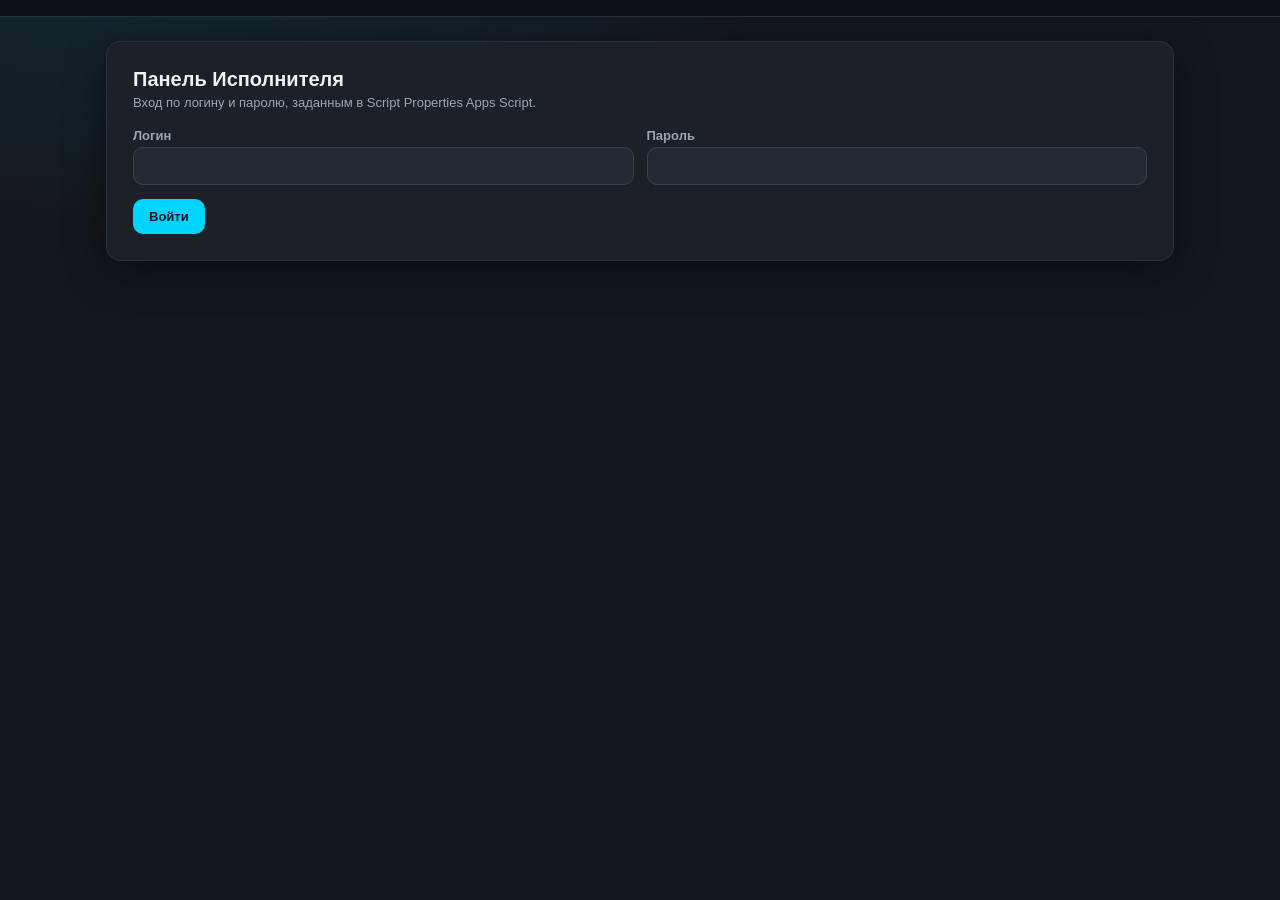
<file: admin/admin.html>
<!doctype html>
<html lang="ru">
<head>
<meta charset="utf-8">
<meta name="viewport" content="width=device-width,initial-scale=1">
<title>Панель Исполнителя — Договоры</title>

<!-- ══════ PWA: манифест и иконки (ТЗ раздел 5, Этап 4) ══════
     Файл этой страницы разместить в /dogovor/admin/ (см. ЭТАП4_ИЗМЕНЕНИЯ.md).
     Свой манифест и иконки — отдельное "приложение" от клиентской страницы. -->
<link rel="manifest" href="manifest.json">
<meta name="theme-color" content="#14171c">
<link rel="icon" type="image/png" sizes="32x32" href="../icons/icon-admin-32.png">
<link rel="apple-touch-icon" href="../icons/icon-admin-apple-touch-180.png">
<meta name="mobile-web-app-capable" content="yes">
<meta name="apple-mobile-web-app-capable" content="yes">
<meta name="apple-mobile-web-app-status-bar-style" content="black-translucent">
<meta name="apple-mobile-web-app-title" content="Панель">
<style>
:root{
  --bg:#14171c;--bg2:#0f1115;--surface:#1c2027;--surface2:#242a33;
  --border:#2b313c;--border2:#3a4150;
  --text:#eef1f5;--mid:#9aa4b2;
  --accent:#00d4ff;--accent-dim:rgba(0,212,255,.16);--accent-soft:rgba(0,212,255,.45);
  --spark:#ffd60a;--green:#3ddc84;--red:#ff5c5c;
  --r:10px;
}
*{box-sizing:border-box;margin:0;padding:0}
body{
  font-family:'Segoe UI',Arial,sans-serif;color:var(--text);
  background:radial-gradient(1100px 520px at 12% -8%, rgba(0,212,255,.10), transparent 60%),var(--bg);
  min-height:100vh;
}
.ic{width:17px;height:17px;stroke:currentColor;fill:none;stroke-width:1.8;flex:none;vertical-align:-3px}
.wrap{max-width:1100px;margin:24px auto;padding:0 16px}
.card{background:var(--surface);border:1px solid var(--border);border-radius:14px;padding:26px;box-shadow:0 10px 40px rgba(0,0,0,.45)}
h1{font-size:20px;margin-bottom:4px}
.sub{color:var(--mid);font-size:13px;margin-bottom:18px}
.f label{display:block;font-size:13px;font-weight:600;color:var(--mid);margin-bottom:4px}
.f input,.f select,.f textarea{width:100%;padding:10px 12px;border:1.5px solid var(--border2);border-radius:var(--r);
  font-size:14px;background:var(--surface2);color:var(--text)}
.f input:focus,.f select:focus,.f textarea:focus{outline:none;border-color:var(--accent);box-shadow:0 0 0 3px var(--accent-dim)}
.f textarea{min-height:70px;resize:vertical}
.grid{display:grid;grid-template-columns:1fr 1fr;gap:13px}
.full{grid-column:1/-1}
@media(max-width:720px){.grid{grid-template-columns:1fr}}
button{display:inline-flex;align-items:center;gap:7px;padding:10px 16px;border:0;border-radius:var(--r);
  cursor:pointer;font-size:13px;font-weight:600;color:var(--text)}
.bp{background:var(--accent);color:#07161c}
.bp:hover{filter:brightness(1.08)}
.bg{background:var(--green);color:#06241a}
.bg:hover{filter:brightness(1.08)}
.br{background:var(--red);color:#2a0606}
.br:hover{filter:brightness(1.08)}
.bs{background:var(--surface2);color:var(--text);border:1px solid var(--border2)}
.bs:hover{background:#2c333e;border-color:var(--accent)}
button:disabled{opacity:.4;cursor:not-allowed}
.brow{display:flex;flex-wrap:wrap;gap:8px;margin-top:14px}
.note{padding:11px 15px;border-radius:var(--r);font-size:13px;margin:12px 0;line-height:1.5;border:1px solid var(--border)}
.n-y{background:rgba(255,214,10,.08);border-left:4px solid var(--spark)}
.n-g{background:rgba(61,220,132,.08);border-left:4px solid var(--green)}
.n-b{background:var(--accent-dim);border-left:4px solid var(--accent)}
.n-r{background:rgba(255,92,92,.08);border-left:4px solid var(--red)}
.charge{display:none;height:4px;border-radius:4px;background:var(--border);overflow:hidden;margin-top:10px}
.charge.on{display:block}
.charge i{display:block;height:100%;width:40%;border-radius:4px;background:linear-gradient(90deg,var(--accent),var(--spark));animation:load 1s ease-in-out infinite}
@keyframes load{0%{margin-left:-40%}100%{margin-left:100%}}
table{width:100%;border-collapse:collapse;font-size:13px;margin-top:14px}
th,td{border:1px solid var(--border);padding:9px 10px;text-align:left;vertical-align:top}
#listTbl th,#listTbl td{white-space:nowrap}
th{background:var(--surface2);color:var(--mid);font-weight:600;position:sticky;top:0}
tr:hover td{background:rgba(255,255,255,.02)}
.badge{display:inline-block;padding:3px 9px;border-radius:20px;font-size:11px;font-weight:700}
.b-draft{background:rgba(154,164,178,.18);color:var(--mid)}
.b-wait{background:rgba(255,214,10,.16);color:var(--spark)}
.b-signed{background:rgba(61,220,132,.16);color:var(--green)}
.b-rejected{background:rgba(255,92,92,.16);color:var(--red)}
a{color:var(--accent);text-decoration:none}
a:hover{text-decoration:underline}
.topbar{display:flex;justify-content:space-between;align-items:center;margin-bottom:14px}
.tabbar{display:flex;gap:8px;margin-bottom:16px}
.tab{padding:9px 16px;border-radius:var(--r);border:1.5px solid var(--border2);background:var(--surface2);color:var(--mid);cursor:pointer;font-weight:700;font-size:13px}
.tab.on{background:var(--accent-dim);border-color:var(--accent);color:var(--accent)}
.tbl{width:100%;border-collapse:collapse;font-size:13px;margin-top:10px}
.tbl th,.tbl td{border:1px solid var(--border);padding:7px 8px}
.tbl td input,.tbl td select{width:100%;padding:5px 6px;border:1px solid var(--border2);border-radius:6px;background:var(--surface2);color:var(--text);font-size:13px}
canvas.pad{display:block;width:100%;height:130px;border:2px dashed var(--border2);border-radius:8px;touch-action:none;background:#f9fbff;cursor:crosshair}
canvas.pad.ok{border:2px solid var(--green)}
.small{font-size:12px;color:var(--mid)}

/* ══════ PWA: бар установки и офлайн-баннер (Этап 4, ТЗ раздел 5) ══════ */
.pwaBar{display:flex;align-items:center;justify-content:flex-end;gap:8px;padding:8px 16px;
  background:var(--bg2);border-bottom:1px solid var(--border)}
.pwaInstall{display:none;align-items:center;gap:6px;border:1.5px solid var(--accent);border-radius:20px;
  background:transparent;color:var(--accent);padding:6px 14px;font-size:12px}
.pwaInstall:hover{background:var(--accent);color:#08141a}
.pwaInstall .ic{width:15px;height:15px}
.pwaInstall.show{display:inline-flex}
.pwaOfflineBar{display:none;align-items:center;gap:8px;background:rgba(255,92,92,.14);color:var(--text);
  border-bottom:1px solid var(--red);padding:9px 16px;font-size:13px}
.pwaOfflineBar.show{display:flex}
.pwaOfflineBar .ic{color:var(--red);width:16px;height:16px}
</style>
<link rel="stylesheet" href="../site-mobile.css">
</head>
<body>

<!-- ══════ PWA: бар установки — виден и на экране входа, и после входа ══════ -->
<div class="pwaBar">
  <button class="pwaInstall" id="pwaInstallBtn" onclick="pwaInstallClick()">📲 Установить приложение</button>
</div>
<div class="pwaOfflineBar" id="pwaOfflineBanner">⚠️ Нет соединения с интернетом. Список и действия (вход, подписать/отклонить, создать) станут доступны снова, когда появится сеть.</div>

<div class="wrap">

<!-- ══════════ ЭКРАН ВХОДА ══════════ -->
<div class="card" id="loginCard">
  <h1>Панель Исполнителя</h1>
  <p class="sub">Вход по логину и паролю, заданным в Script Properties Apps Script.</p>
  <div class="grid">
    <div class="f"><label>Логин</label><input id="loginUser" autocomplete="username"></div>
    <div class="f"><label>Пароль</label><input id="loginPass" type="password" autocomplete="current-password"></div>
  </div>
  <div class="brow">
    <button class="bp" id="loginBtn" onclick="doLogin()">Войти</button>
  </div>
  <div class="charge" id="loginCharge"><i></i></div>
  <div class="note n-r" id="loginErr" style="display:none"></div>
</div>

<!-- ══════════ ПАНЕЛЬ ══════════ -->
<div id="panel" style="display:none">
  <div class="topbar">
    <h1 style="margin:0">Договоры</h1>
    <button class="bs" onclick="doLogout()">Выйти</button>
  </div>

  <div class="tabbar">
    <div class="tab on" id="tabList" onclick="showTab('list')">Список</div>
    <div class="tab" id="tabCreate" onclick="showTab('create')">Создать вручную</div>
    <div class="tab" id="tabRequests" onclick="showTab('requests')">Заявки (ТЗ)</div>
    <div class="tab" id="tabPortfolio" onclick="showTab('portfolio')">Портфолио</div>
    <div class="tab" id="tabReviews" onclick="showTab('reviews')">Отзывы</div>
  </div>

  <!-- ─── СПИСОК ─── -->
  <div class="card" id="listSec">
    <div class="brow" style="margin-top:0">
      <button class="bs" onclick="loadList()">↻ Обновить</button>
    </div>
    <div class="charge" id="listCharge"><i></i></div>
    <div class="note n-r" id="listErr" style="display:none"></div>
    <div style="overflow-x:auto">
    <table id="listTbl">
      <thead><tr>
        <th>DocID</th><th>Тип</th><th>Клиент</th><th>Телефон</th><th>Статус</th>
        <th>Отправлен</th><th>Подписан</th><th>Файлы</th><th>Действия</th>
      </tr></thead>
      <tbody id="listBody"></tbody>
    </table>
    </div>
  </div>

  <!-- ─── РУЧНОЕ СОЗДАНИЕ ─── -->
  <div class="card" id="createSec" style="display:none">
    <p class="sub">Аналог формы клиента, но с более широкими правами: можно вручную задать номер договора.
      Реквизиты и подпись Исполнителя подставляются сервером автоматически — здесь их вводить не нужно.</p>

    <div class="grid">
      <div class="f"><label>№ договора (необязательно — иначе сгенерируется сам)</label><input id="mDocId" placeholder="ЭЛ-2026-0001"></div>
      <div class="f"><label>Язык договора клиента</label><select id="mLang"><option value="kz">Қазақша</option><option value="ru" selected>Русский</option><option value="en">English</option></select></div>
      <div class="f"><label>Тип заказчика</label>
        <select id="mType"><option value="ФЛ">Физическое лицо</option><option value="ИП">ИП</option><option value="ТОО">ТОО / АО</option></select>
      </div>
      <div class="f"><label>ФИО / Наименование</label><input id="mCustomer"></div>
      <div class="f"><label>ИИН / БИН (12 цифр)</label><input id="mIin"></div>
      <div class="f"><label>Телефон</label><input id="mPhone" placeholder="+7 700 000-00-00"></div>
      <div class="f"><label>E-mail</label><input id="mEmail" type="email"></div>
      <div class="f full"><label>Адрес объекта</label><input id="mAddr"></div>
      <div class="f full"><label>Виды работ (можно несколько)</label>
        <select id="mWorkType" multiple style="height:110px">
          <option>Электромонтажные работы</option><option>Монтаж видеонаблюдения</option>
          <option>Электроснабжение / Щит</option><option>Освещение, розетки, выключатели</option>
          <option>Диагностика / Ремонт</option>
        </select>
      </div>
      <div class="f full"><label>Техническое задание / описание</label><textarea id="mTask"></textarea></div>
      <div class="f"><label>Кто покупает материалы</label>
        <select id="mMaterials"><option value="customer">Заказчик</option><option value="contractor">Исполнитель</option><option value="mixed">Смешанный вариант</option></select>
      </div>
      <div class="f"><label>Гарантия (мес.)</label><input id="mWarranty" type="number" value="12" min="0"></div>
      <div class="f"><label>Дата начала</label><input id="mStart" type="date"></div>
      <div class="f"><label>Дата окончания</label><input id="mEnd" type="date"></div>
      <div class="f"><label>Стоимость работ, ₸</label><input id="mTotal" type="number" min="0" value="0"></div>
      <div class="f"><label>Аванс, ₸</label><input id="mPaid" type="number" min="0" value="0"></div>
      <div class="f"><label>Порядок оплаты</label>
        <select id="mPayment"><option>100% предоплата</option><option selected>Аванс + окончательный расчёт</option><option>Поэтапная оплата</option><option>После выполнения</option></select>
      </div>
    </div>

    <div style="overflow-x:auto">
    <table class="tbl">
      <thead><tr><th style="width:26px">#</th><th>Наименование</th><th style="width:70px">Ед.</th><th style="width:70px">Кол-во</th><th style="width:90px">Цена ₸</th><th style="width:100px">Сумма ₸</th><th style="width:26px"></th></tr></thead>
      <tbody id="mBody"></tbody>
    </table>
    </div>
    <div class="brow"><button class="bs" onclick="mAddRow()">+ Добавить позицию</button></div>

    <div class="f full" style="margin-top:16px">
      <label>Подпись Заказчика (если заказчик подписывает лично в присутствии Исполнителя)</label>
      <canvas class="pad" id="mCanvas"></canvas>
      <div class="brow" style="margin-top:8px">
        <button class="bs" onclick="mClearSig()">✕ Очистить</button>
      </div>
    </div>
    <label style="display:flex;gap:8px;align-items:flex-start;font-size:12px;color:var(--mid);margin-top:12px;cursor:pointer">
      <input type="checkbox" id="mConsent" style="margin-top:3px;flex:none">
      <span>Заказчик ознакомлен с условиями договора (раздел 5 — электронная подпись, раздел 6 — персональные данные) и даёт согласие на их обработку и электронное подписание.</span>
    </label>

    <div class="brow">
      <button class="bp" id="mCreateBtn" onclick="doCreate()">Создать договор</button>
    </div>
    <div class="charge" id="createCharge"><i></i></div>
    <div class="note n-r" id="createErr" style="display:none"></div>
    <div class="note n-g" id="createOk" style="display:none"></div>
  </div>

  <!-- ─── ЗАЯВКИ (ТЗ/схемы с главной страницы) ─── -->
  <div class="card" id="requestsSec" style="display:none">
    <p class="sub">Заявки, присланные клиентами с главной страницы (раздел «Отправить ТЗ»). Нажмите на WhatsApp, чтобы сразу открыть чат с клиентом.</p>
    <div class="brow" style="margin-top:0"><button class="bs" onclick="loadRequests()">↻ Обновить</button></div>
    <div class="charge" id="reqCharge"><i></i></div>
    <div class="note n-r" id="reqErr" style="display:none"></div>
    <div style="overflow-x:auto">
    <table id="reqTbl">
      <thead><tr><th>Дата</th><th>Имя</th><th>WhatsApp</th><th>Задача</th><th>Файл</th></tr></thead>
      <tbody id="reqBody"></tbody>
    </table>
    </div>
  </div>

  <!-- ─── ПОРТФОЛИО (фото выполненных работ) ─── -->
  <div class="card" id="portfolioSec" style="display:none">
    <p class="sub">Фото выполненных работ для раздела «Портфолио» на главной странице. Загруженное фото сразу становится видно всем посетителям сайта.</p>
    <div class="grid">
      <div class="f"><label>Заголовок работы</label><input id="pfTitle" placeholder="Например: Монтаж видеонаблюдения, 4 камеры"></div>
      <div class="f"><label>Фото</label><input id="pfPhoto" type="file" accept="image/*"></div>
      <div class="f full"><label>Краткое описание (необязательно)</label><textarea id="pfDesc"></textarea></div>
    </div>
    <div class="brow">
      <button class="bp" id="pfUploadBtn" onclick="doUploadPortfolio()">Загрузить</button>
      <button class="bs" onclick="loadPortfolio()">↻ Обновить список</button>
    </div>
    <div class="charge" id="pfCharge"><i></i></div>
    <div class="note n-r" id="pfErr" style="display:none"></div>
    <div class="note n-g" id="pfOk" style="display:none"></div>
    <div id="pfGrid" style="display:grid;grid-template-columns:repeat(auto-fill,minmax(180px,1fr));gap:12px;margin-top:16px"></div>
  </div>

  <!-- ─── ОТЗЫВЫ (модерация) ─── -->
  <div class="card" id="reviewsSec" style="display:none">
    <p class="sub">Отзывы клиентов с главной страницы. «На модерации» — виден только здесь; «Одобрен» — появляется на сайте у всех.</p>
    <div class="brow" style="margin-top:0"><button class="bs" onclick="loadReviews()">↻ Обновить</button></div>
    <div class="charge" id="revCharge"><i></i></div>
    <div class="note n-r" id="revErr" style="display:none"></div>
    <div id="revList" style="margin-top:12px;display:flex;flex-direction:column;gap:10px"></div>
  </div>
</div>

</div>

<script>
/* ══════════════════════════════════════
   BACKEND
══════════════════════════════════════ */
const WEB_APP_URL = 'https://script.google.com/macros/s/AKfycbynXXVVUey4Zrxh24QCKiXY6SLh9JrFVbE1XPYM7_gWFKca2VGH1AU1wakqITeZ7L_R/exec';
const G=id=>document.getElementById(id);
const xe=s=>String(s??'').replace(/[&<>"']/g,m=>({'&':'&amp;','<':'&lt;','>':'&gt;','"':'&quot;',"'":'&#039;'}[m]));

/* Токен сессии живёт максимум 6 часов на сервере (потолок CacheService,
   см. Code.gs) — храним его в localStorage, чтобы страница не разлогинивала
   при обновлении; если сервер скажет, что сессия истекла, просто вернём
   на экран входа. */
function getToken(){return localStorage.getItem('adminToken')||''}
function setToken(t){t?localStorage.setItem('adminToken',t):localStorage.removeItem('adminToken')}

async function apiPost(body){
  const res=await fetch(WEB_APP_URL,{method:'POST',headers:{'Content-Type':'text/plain;charset=utf-8'},body:JSON.stringify(body)});
  return res.json();
}
async function apiGet(params){
  const qs=new URLSearchParams(params).toString();
  const res=await fetch(`${WEB_APP_URL}?${qs}`);
  return res.json();
}
function isSessionError(data){
  return !data.ok && /токен|сессия/i.test(data.error||'');
}
function backToLogin(msg){
  setToken('');
  G('panel').style.display='none';
  G('loginCard').style.display='block';
  if(msg){G('loginErr').textContent=msg;G('loginErr').style.display='block';}
}

/* ══════════════════════════════════════
   ВХОД
══════════════════════════════════════ */
async function doLogin(){
  const login=G('loginUser').value.trim(), pass=G('loginPass').value;
  const err=G('loginErr'), charge=G('loginCharge'), btn=G('loginBtn');
  err.style.display='none';
  if(!login||!pass){err.textContent='Введите логин и пароль';err.style.display='block';return;}
  if(WEB_APP_URL.indexOf('ВСТАВЬТЕ_')===0){err.textContent='WEB_APP_URL не настроен — см. комментарий в коде страницы';err.style.display='block';return;}
  btn.disabled=true; charge.classList.add('on');
  try{
    const data=await apiPost({action:'login',login,password:pass});
    charge.classList.remove('on'); btn.disabled=false;
    if(data.ok){
      setToken(data.token);
      G('loginCard').style.display='none';
      G('panel').style.display='block';
      loadList();
    }else{
      err.textContent=data.error||'Не удалось войти';
      err.style.display='block';
    }
  }catch(e){
    charge.classList.remove('on'); btn.disabled=false;
    err.textContent='Ошибка сети: '+e;
    err.style.display='block';
  }
}
function doLogout(){backToLogin();}

/* ══════════════════════════════════════
   ВКЛАДКИ
══════════════════════════════════════ */
const TABS=['list','create','requests','portfolio','reviews'];
const TAB_SEC={list:'listSec',create:'createSec',requests:'requestsSec',portfolio:'portfolioSec',reviews:'reviewsSec'};
const TAB_BTN={list:'tabList',create:'tabCreate',requests:'tabRequests',portfolio:'tabPortfolio',reviews:'tabReviews'};
function showTab(name){
  TABS.forEach(t=>{
    G(TAB_SEC[t]).style.display=(t===name)?'block':'none';
    G(TAB_BTN[t]).classList.toggle('on',t===name);
  });
  if(name==='requests') loadRequests();
  if(name==='portfolio') loadPortfolio();
  if(name==='reviews') loadReviews();
}

/* ══════════════════════════════════════
   СПИСОК ДОГОВОРОВ
══════════════════════════════════════ */
const STATUS_BADGE={
  'Черновик':'b-draft','На подписи':'b-wait','Подписан':'b-signed','Отклонён':'b-rejected'
};
async function loadList(){
  const charge=G('listCharge'), err=G('listErr'), body=G('listBody');
  err.style.display='none';
  charge.classList.add('on');
  try{
    const data=await apiGet({action:'adminList',token:getToken()});
    charge.classList.remove('on');
    if(isSessionError(data)){backToLogin('Сессия истекла — войдите заново');return;}
    if(!data.ok){err.textContent=data.error||'Не удалось загрузить список';err.style.display='block';return;}

    body.innerHTML=(data.contracts||[]).map(c=>{
      const cls=STATUS_BADGE[c.status]||'b-draft';
      const canAct=c.status==='На подписи';
      const active=c.status!=='Отклонён';
      const link=c.status==='Подписан'?c.signedPdfUrl:c.draftPdfUrl;
      const digits=String(c.clientPhone||'').replace(/\D/g,'');
      const msg=clientContractMessage(c,link);
      const wa=digits ? `https://wa.me/${digits}?text=${encodeURIComponent(msg)}` : '';
      const sms=digits ? `sms:+${digits}?body=${encodeURIComponent(msg)}` : '';
      return `<tr>
        <td>${xe(c.docId)}<div class="small">${xe(({kz:'ҚАЗ',ru:'РУС',en:'ENG'})[c.lang]||'РУС')}</div></td><td>${xe(c.type)}</td><td>${xe(c.clientName)}</td><td>${xe(c.clientPhone)}</td>
        <td><span class="badge ${cls}">${xe(c.status)}</span></td>
        <td>${xe(c.sentAt||'—')}</td><td>${xe(c.signedAt||'—')}</td>
        <td>${c.status!=='Подписан'&&c.draftPdfUrl?`<a href="${xe(c.draftPdfUrl)}" target="_blank" rel="noopener">черновик</a>`:''}${c.signedPdfUrl?` · <a href="${xe(c.signedPdfUrl)}" target="_blank" rel="noopener">подписанный</a>`:''}</td>
        <td>${canAct?
          `<button class="bg" style="padding:6px 10px;font-size:12px" onclick="doSign(decodeURIComponent('${xe(encodeURIComponent(c.docId))}'))">Подписать</button>
           <button class="br" style="padding:6px 10px;font-size:12px;margin-top:4px" onclick="doReject(decodeURIComponent('${xe(encodeURIComponent(c.docId))}'))">Отклонить</button>`
          :'—'}${active&&link&&/^https:\/\//.test(link)?`<div class="brow" style="margin-top:7px">
          ${wa?`<a href="${xe(wa)}" target="_blank" rel="noopener">WhatsApp</a>`:''}
          ${sms?`<a href="${xe(sms)}">SMS (открыть)</a>`:''}
          <button class="bs" style="padding:5px" onclick="sendContractSms('${xe(encodeURIComponent(c.docId))}')">SMS через сервис</button>
          </div>`:''}</td>
      </tr>`;
    }).join('')||`<tr><td colspan="9" class="small">Договоров пока нет.</td></tr>`;
  }catch(e){
    charge.classList.remove('on');
    err.textContent='Ошибка сети: '+e; err.style.display='block';
  }
}


function clientContractMessage(c,url){
 const s={kz:`Сәлеметсіз бе! № ${c.docId} шартыңыз ${c.status==='Подписан'?'қол қойылды':'растауға жіберілді'}.\nGoogle Drive сілтемесі: ${url}`,
 ru:`Здравствуйте! Договор №${c.docId} ${c.status==='Подписан'?'подписан':'отправлен на подтверждение'}.\nСсылка на Google Drive: ${url}`,
 en:`Hello! Contract ${c.docId} has been ${c.status==='Подписан'?'signed':'sent for approval'}.\nGoogle Drive link: ${url}`};
 return s[c.lang]||s.ru;
}
async function sendContractSms(encodedDocId){
 const docId=decodeURIComponent(encodedDocId);
 if(!confirm('Отправить SMS клиенту по договору '+docId+'?'))return;
 try{
  const data=await apiPost({action:'adminSendSms',token:getToken(),docId});
  if(isSessionError(data)){backToLogin('Сессия истекла — войдите заново');return;}
  alert(data.ok?'SMS-провайдер подтвердил отправку.':(data.error||'SMS не отправлено.'));
 }catch(e){alert('Сбой соединения: '+e);}
}

async function doSign(docId){
  if(!confirm(`Подписать договор ${docId}? Клиенту будет отправлен подписанный PDF на email.`))return;
  const data=await apiPost({action:'adminSign',token:getToken(),docId});
  if(isSessionError(data)){backToLogin('Сессия истекла — войдите заново');return;}
  if(!data.ok) alert('Не удалось подписать: '+(data.error||'—'));
  loadList();
}
async function doReject(docId){
  if(!confirm(`Отклонить договор ${docId}?`))return;
  const data=await apiPost({action:'adminReject',token:getToken(),docId});
  if(isSessionError(data)){backToLogin('Сессия истекла — войдите заново');return;}
  if(!data.ok) alert('Не удалось отклонить: '+(data.error||'—'));
  loadList();
}

/* ══════════════════════════════════════
   РУЧНОЕ СОЗДАНИЕ — спецификация
══════════════════════════════════════ */
let mrn=0;
function mAddRow(){
  mrn++;
  const r=document.createElement('tr');
  r.innerHTML=`<td style="text-align:center;color:var(--mid);font-size:12px">${mrn}</td>
<td><input class="iname"></td>
<td><select class="un"><option>шт.</option><option>м</option><option>п.м</option><option>компл.</option><option>услуга</option><option>час</option><option>кв.м</option></select></td>
<td><input class="qq" type="number" value="1" min="0"></td>
<td><input class="pp" type="number" value="0" min="0"></td>
<td class="r sm" style="text-align:right;font-weight:600">0</td>
<td><button class="bs" style="padding:4px 8px;font-size:12px" onclick="this.closest('tr').remove()">✕</button></td>`;
  G('mBody').appendChild(r);
  const upd=()=>{r.querySelector('.sm').textContent=((+r.querySelector('.qq').value||0)*(+r.querySelector('.pp').value||0)).toLocaleString('ru-RU');};
  r.querySelectorAll('input').forEach(x=>x.addEventListener('input',upd));
}
mAddRow();

/* ══════════════════════════════════════
   РУЧНОЕ СОЗДАНИЕ — подпись заказчика (canvas)
══════════════════════════════════════ */
let mSigned=false,mSigDataUrl='',mSigW=0,mSigH=0;
function initMPad(){
  const cv=G('mCanvas');
  function setupSize(){cv.width=cv.offsetWidth||340;cv.height=130;}
  setupSize();
  window.addEventListener('resize',setupSize);
  let drawing=false,lx=0,ly=0;
  function getXY(e){
    const rect=cv.getBoundingClientRect();
    const sx=cv.width/rect.width, sy=cv.height/rect.height;
    const src=e.touches?e.touches[0]:e;
    return[(src.clientX-rect.left)*sx,(src.clientY-rect.top)*sy];
  }
  function start(e){e.preventDefault();drawing=true;[lx,ly]=getXY(e);}
  function move(e){
    if(!drawing)return;e.preventDefault();
    const[x,y]=getXY(e);
    const ctx=cv.getContext('2d');
    ctx.beginPath();ctx.moveTo(lx,ly);ctx.lineTo(x,y);
    ctx.strokeStyle='#111';ctx.lineWidth=2.5;ctx.lineCap='round';ctx.lineJoin='round';ctx.stroke();
    [lx,ly]=[x,y];
    cv.classList.add('ok'); mSigned=true;
  }
  function stop(){drawing=false;}
  cv.addEventListener('mousedown',start);cv.addEventListener('mousemove',move);
  cv.addEventListener('mouseup',stop);cv.addEventListener('mouseleave',stop);
  cv.addEventListener('touchstart',start,{passive:false});
  cv.addEventListener('touchmove',move,{passive:false});
  cv.addEventListener('touchend',stop);
}
function mClearSig(){
  const cv=G('mCanvas');
  cv.getContext('2d').clearRect(0,0,cv.width,cv.height);
  cv.classList.remove('ok'); mSigned=false; mSigDataUrl=''; mSigW=0; mSigH=0;
}
function cropSig(canvas){
  const ctx=canvas.getContext('2d'), w=canvas.width, h=canvas.height;
  const data=ctx.getImageData(0,0,w,h).data;
  let minX=w,minY=h,maxX=-1,maxY=-1;
  for(let y=0;y<h;y++)for(let x=0;x<w;x++){
    if(data[(y*w+x)*4+3]>10){if(x<minX)minX=x;if(x>maxX)maxX=x;if(y<minY)minY=y;if(y>maxY)maxY=y;}
  }
  if(maxX<0)return null;
  const pad=4;minX=Math.max(0,minX-pad);minY=Math.max(0,minY-pad);
  maxX=Math.min(w-1,maxX+pad);maxY=Math.min(h-1,maxY+pad);
  const cw=maxX-minX+1,ch=maxY-minY+1;
  const out=document.createElement('canvas');out.width=cw;out.height=ch;
  out.getContext('2d').drawImage(canvas,minX,minY,cw,ch,0,0,cw,ch);
  return{dataUrl:out.toDataURL('image/png'),w:cw,h:ch};
}

/* ══════════════════════════════════════
   РУЧНОЕ СОЗДАНИЕ — отправка (action=adminCreate)
══════════════════════════════════════ */
async function doCreate(){
  const err=G('createErr'), ok=G('createOk'), charge=G('createCharge'), btn=G('mCreateBtn');
  err.style.display='none'; ok.style.display='none';

  if(!G('mCustomer').value.trim()){err.textContent='Укажите ФИО / наименование заказчика';err.style.display='block';return;}
  if(!/^\d{12}$/.test(G('mIin').value.trim())){err.textContent='ИИН/БИН должен содержать 12 цифр';err.style.display='block';return;}
  if(!/^[^@\s]+@[^@\s]+\.[^@\s]+$/.test(G('mEmail').value.trim())){err.textContent='Укажите корректный e-mail';err.style.display='block';return;}
  if(!G('mPhone').value.trim()){err.textContent='Укажите телефон заказчика';err.style.display='block';return;}
  if((+G('mTotal').value||0)<=0){err.textContent='Укажите стоимость работ';err.style.display='block';return;}
  if(!mSigned){err.textContent='Нужна подпись заказчика на холсте (или попросите заказчика подписать со своего телефона через основную форму)';err.style.display='block';return;}
  if(!G('mConsent').checked){err.textContent='Отметьте согласие заказчика с условиями договора';err.style.display='block';return;}

  const cropped=cropSig(G('mCanvas'));
  if(!cropped){err.textContent='Подпись пуста';err.style.display='block';return;}
  mSigDataUrl=cropped.dataUrl; mSigW=cropped.w; mSigH=cropped.h;

  const specRows=[...document.querySelectorAll('#mBody tr')].map(r=>({
    name:r.querySelector('.iname')?.value||'',
    unit:r.querySelector('.un')?.value||'',
    qty:+r.querySelector('.qq')?.value||0,
    price:+r.querySelector('.pp')?.value||0,
    sum:(+r.querySelector('.qq')?.value||0)*(+r.querySelector('.pp')?.value||0)
  })).filter(r=>r.name);

  const contract={
    docId:G('mDocId').value.trim()||undefined,
    type:G('mType').value,
    lang:G('mLang').value,
    customer:G('mCustomer').value.trim(),
    iin:G('mIin').value.trim(),
    phone:G('mPhone').value.trim(),
    email:G('mEmail').value.trim(),
    objectAddress:G('mAddr').value.trim(),
    workType:[...G('mWorkType').selectedOptions].map(o=>o.text),
    task:G('mTask').value.trim(),
    materials:G('mMaterials').value,
    warranty:G('mWarranty').value,
    start:G('mStart').value,
    end:G('mEnd').value,
    total:+G('mTotal').value||0,
    paid:+G('mPaid').value||0,
    payment:G('mPayment').value,
    specRows,
    clientSignaturePngBase64:mSigDataUrl.replace(/^data:image\/png;base64,/,''),
    clientSignatureWidth:mSigW,
    clientSignatureHeight:mSigH,
    consentGiven:true,
    ipClient:'',
    geo:'',
    userAgent:navigator.userAgent+' (создано вручную из /admin)'
  };

  btn.disabled=true; charge.classList.add('on');
  try{
    const data=await apiPost({action:'adminCreate',token:getToken(),contract});
    charge.classList.remove('on'); btn.disabled=false;
    if(isSessionError(data)){backToLogin('Сессия истекла — войдите заново');return;}
    if(data.ok){
      ok.textContent=`✅ Договор № ${data.docId} создан. Черновик отправлен Исполнителю на подтверждение (см. вкладку «Список»).`;
      ok.style.display='block';
      loadList();
    }else{
      err.textContent=data.error||'Не удалось создать договор';
      err.style.display='block';
    }
  }catch(e){
    charge.classList.remove('on'); btn.disabled=false;
    err.textContent='Ошибка сети: '+e; err.style.display='block';
  }
}

/* ══════════════════════════════════════
   ЗАЯВКИ (ТЗ/схемы с главной страницы) — Этап 6
══════════════════════════════════════ */
async function loadRequests(){
  const charge=G('reqCharge'), err=G('reqErr'), body=G('reqBody');
  err.style.display='none'; charge.classList.add('on');
  try{
    const data=await apiGet({action:'adminRequests',token:getToken()});
    charge.classList.remove('on');
    if(isSessionError(data)){backToLogin('Сессия истекла — войдите заново');return;}
    if(!data.ok){err.textContent=data.error||'Не удалось загрузить заявки';err.style.display='block';return;}
    body.innerHTML=(data.items||[]).map(r=>{
      const wa=buildWaLink(r.whatsapp);
      return `<tr>
        <td>${xe(r.date)}</td><td>${xe(r.name)}</td>
        <td>${wa?`<a href="${xe(wa)}" target="_blank">📲 ${xe(r.whatsapp)}</a>`:xe(r.whatsapp)}</td>
        <td style="max-width:280px;white-space:pre-wrap">${xe(r.task||'—')}</td>
        <td>${r.fileUrl?`<a href="${xe(r.fileUrl)}" target="_blank">открыть файл</a>`:'—'}</td>
      </tr>`;
    }).join('')||`<tr><td colspan="5" class="small">Заявок пока нет.</td></tr>`;
  }catch(e){charge.classList.remove('on');err.textContent='Ошибка сети: '+e;err.style.display='block';}
}
function buildWaLink(phone){
  const digits=String(phone||'').replace(/[^0-9]/g,'');
  return digits?`https://wa.me/${digits}`:'';
}

/* ══════════════════════════════════════
   ПОРТФОЛИО — Этап 6
══════════════════════════════════════ */
function fileToBase64(file){
  return new Promise((resolve,reject)=>{
    const r=new FileReader();
    r.onload=()=>resolve(String(r.result).split(',')[1]);
    r.onerror=reject;
    r.readAsDataURL(file);
  });
}
async function doUploadPortfolio(){
  const err=G('pfErr'), ok=G('pfOk'), charge=G('pfCharge'), btn=G('pfUploadBtn');
  err.style.display='none'; ok.style.display='none';
  const title=G('pfTitle').value.trim();
  const fileInput=G('pfPhoto');
  if(!title){err.textContent='Укажите заголовок работы';err.style.display='block';return;}
  if(!fileInput.files[0]){err.textContent='Выберите фото';err.style.display='block';return;}
  btn.disabled=true; charge.classList.add('on');
  try{
    const photoBase64=await fileToBase64(fileInput.files[0]);
    const data=await apiPost({
      action:'adminUploadPortfolio', token:getToken(),
      title, desc:G('pfDesc').value.trim(),
      photoBase64, photoMime:fileInput.files[0].type||'image/jpeg'
    });
    charge.classList.remove('on'); btn.disabled=false;
    if(isSessionError(data)){backToLogin('Сессия истекла — войдите заново');return;}
    if(data.ok){
      ok.textContent='✅ Фото добавлено в портфолио на сайте.'; ok.style.display='block';
      G('pfTitle').value=''; G('pfDesc').value=''; fileInput.value='';
      loadPortfolio();
    }else{err.textContent=data.error||'Не удалось загрузить фото';err.style.display='block';}
  }catch(e){charge.classList.remove('on');btn.disabled=false;err.textContent='Ошибка: '+e;err.style.display='block';}
}
async function loadPortfolio(){
  const grid=G('pfGrid');
  try{
    const data=await apiGet({action:'adminPortfolio',token:getToken()});
    if(isSessionError(data)){backToLogin('Сессия истекла — войдите заново');return;}
    if(!data.ok){grid.innerHTML=`<div class="note n-r">${xe(data.error||'Не удалось загрузить портфолио')}</div>`;return;}
    grid.innerHTML=(data.items||[]).map(p=>`
      <div style="background:var(--surface2);border:1px solid var(--border);border-radius:10px;overflow:hidden">
        <img src="${xe(p.photoUrl)}" style="width:100%;height:120px;object-fit:cover;display:block" loading="lazy">
        <div style="padding:8px">
          <div style="font-weight:700;font-size:12.5px">${xe(p.title)}</div>
          <div class="small" style="margin:3px 0 8px">${p.status==='Показан'?'👁 Показан на сайте':'🚫 Скрыт'}</div>
          <div style="display:flex;gap:6px;flex-wrap:wrap">
            <button class="bs" style="padding:5px 8px;font-size:11px" onclick="togglePortfolio('${xe(p.id)}',${p.status!=='Показан'})">${p.status==='Показан'?'Скрыть':'Показать'}</button>
            <button class="br" style="padding:5px 8px;font-size:11px" onclick="deletePortfolio('${xe(p.id)}')">Удалить</button>
          </div>
        </div>
      </div>`).join('')||`<div class="small">Портфолио пока пустое — загрузите первое фото выше.</div>`;
  }catch(e){grid.innerHTML=`<div class="note n-r">Ошибка сети: ${xe(String(e))}</div>`;}
}
async function togglePortfolio(id,show){
  const data=await apiPost({action:'adminTogglePortfolio',token:getToken(),id,show});
  if(isSessionError(data)){backToLogin('Сессия истекла — войдите заново');return;}
  loadPortfolio();
}
async function deletePortfolio(id){
  if(!confirm('Удалить эту работу из портфолио?'))return;
  const data=await apiPost({action:'adminDeletePortfolio',token:getToken(),id});
  if(isSessionError(data)){backToLogin('Сессия истекла — войдите заново');return;}
  loadPortfolio();
}

/* ══════════════════════════════════════
   ОТЗЫВЫ — модерация — Этап 6
══════════════════════════════════════ */
async function loadReviews(){
  const charge=G('revCharge'), err=G('revErr'), list=G('revList');
  err.style.display='none'; charge.classList.add('on');
  try{
    const data=await apiGet({action:'adminReviews',token:getToken()});
    charge.classList.remove('on');
    if(isSessionError(data)){backToLogin('Сессия истекла — войдите заново');return;}
    if(!data.ok){err.textContent=data.error||'Не удалось загрузить отзывы';err.style.display='block';return;}
    const badge={'На модерации':'b-wait','Одобрен':'b-signed','Отклонён':'b-rejected'};
    list.innerHTML=(data.items||[]).map(r=>`
      <div style="background:var(--surface2);border:1px solid var(--border);border-radius:10px;padding:12px 14px">
        <div style="display:flex;justify-content:space-between;gap:10px;flex-wrap:wrap">
          <div><b>${xe(r.name)}</b> · ${'★'.repeat(r.rating)}${'☆'.repeat(5-r.rating)} <span class="small">${xe(r.date)}</span></div>
          <span class="badge ${badge[r.status]||'b-draft'}">${xe(r.status)}</span>
        </div>
        <div style="margin-top:6px;font-size:13.5px">${xe(r.text)}</div>
        <div class="brow">
          ${r.status!=='Одобрен'?`<button class="bg" style="padding:6px 10px;font-size:12px" onclick="approveReview('${xe(r.id)}')">Одобрить</button>`:''}
          ${r.status!=='Отклонён'?`<button class="br" style="padding:6px 10px;font-size:12px" onclick="rejectReview('${xe(r.id)}')">Отклонить</button>`:''}
        </div>
      </div>`).join('')||`<div class="small">Отзывов пока нет.</div>`;
  }catch(e){charge.classList.remove('on');err.textContent='Ошибка сети: '+e;err.style.display='block';}
}
async function approveReview(id){
  const data=await apiPost({action:'adminApproveReview',token:getToken(),id});
  if(isSessionError(data)){backToLogin('Сессия истекла — войдите заново');return;}
  loadReviews();
}
async function rejectReview(id){
  const data=await apiPost({action:'adminRejectReview',token:getToken(),id});
  if(isSessionError(data)){backToLogin('Сессия истекла — войдите заново');return;}
  loadReviews();
}

/* ══════════════════════════════════════
   PWA (Этап 4, ТЗ раздел 5)
   Панель — внутренний инструмент одного человека (Исполнителя), поэтому
   без i18n, как и остальной admin.html. Без офлайн-очереди: действия
   панели (вход, подписать/отклонить, создать вручную) требуют живой
   сессии и осознанного решения Исполнителя в моменте — слепой автоповтор
   рискованнее, чем полезен (например, если за это время договор уже
   отклонили через Telegram). Здесь — только понятный офлайн-баннер, как
   и допускает п.5.3 ТЗ.
══════════════════════════════════════ */

/* Регистрация того же service-worker.js, что и у клиентской страницы,
   но с явным scope:'./' (т.е. "/dogovor/admin/"), чтобы не расширять
   его действие на всё приложение — оба scope безопасно уживаются
   при одном физическом файле (см. комментарий в начале service-worker.js). */
if('serviceWorker' in navigator){
  window.addEventListener('load',()=>{
    navigator.serviceWorker.register('../service-worker.js',{scope:'./'}).catch(()=>{});
  });
}

let pwaDeferredPrompt=null;
function pwaIsStandalone(){
  return window.matchMedia('(display-mode: standalone)').matches || navigator.standalone===true;
}
function pwaIsIOS(){
  return /iphone|ipad|ipod/i.test(navigator.userAgent) && !window.MSStream;
}
window.addEventListener('beforeinstallprompt',e=>{
  e.preventDefault();
  pwaDeferredPrompt=e;
  if(!pwaIsStandalone()) G('pwaInstallBtn').classList.add('show');
});
window.addEventListener('appinstalled',()=>{
  pwaDeferredPrompt=null;
  G('pwaInstallBtn').classList.remove('show');
});
async function pwaInstallClick(){
  if(pwaDeferredPrompt){
    pwaDeferredPrompt.prompt();
    try{ await pwaDeferredPrompt.userChoice; }catch(e){}
    pwaDeferredPrompt=null;
    G('pwaInstallBtn').classList.remove('show');
    return;
  }
  if(pwaIsIOS()) alert('Чтобы установить: в Safari нажмите «Поделиться», затем «На экран «Домой»».');
}
requestAnimationFrame(()=>{
  if(pwaIsIOS() && !pwaIsStandalone()) G('pwaInstallBtn').classList.add('show');
});

function pwaUpdateOfflineBanner(){
  G('pwaOfflineBanner').classList.toggle('show',!navigator.onLine);
}
window.addEventListener('offline',pwaUpdateOfflineBanner);
window.addEventListener('online',pwaUpdateOfflineBanner);
pwaUpdateOfflineBanner();

/* ══════════════════════════════════════
   INIT
══════════════════════════════════════ */
requestAnimationFrame(()=>{
  initMPad();
  const t=getToken();
  if(t){
    G('loginCard').style.display='none';
    G('panel').style.display='block';
    loadList();
  }
});
</script>
</body>
</html>
</file>
<file: site-mobile.css>
/* Shared mobile layout and accessible language control */
.site-lang-switch{display:inline-flex;align-items:center;gap:4px;flex-wrap:nowrap;flex-shrink:0;padding:3px;border:1px solid var(--border2,#3a4150);border-radius:10px;background:var(--surface,#1c2027)}
.site-lang-switch button{font:700 11px/1.2 inherit;font-family:inherit;font-size:11px;min-height:32px;padding:6px 8px;border:0;border-radius:7px;background:transparent;color:var(--text,#eef1f5);cursor:pointer;white-space:nowrap;transition:.15s}
.site-lang-switch button.selected,.site-lang-switch button[aria-pressed="true"]{background:var(--accent,#00d4ff);color:#07161c}
.site-lang-switch button:hover:not(.selected):not([aria-pressed="true"]){background:var(--surface2,#242a33)}

/* ─── BASE OVERFLOW PROTECTION ─── */
html,body{max-width:100%;min-width:0}
body{overflow-x:hidden}
img,video,iframe,canvas{max-width:100%}
input,select,textarea{max-width:100%;min-width:0}
pre{max-width:100%;overflow-x:auto}
.wrap,.card,.grid,.grid>*,.hero>*,.navrow>*{min-width:0}
.card{overflow-wrap:anywhere}
table{max-width:100%}
.table-scroll,.tbl-wrap{max-width:100%;overflow-x:auto;-webkit-overflow-scrolling:touch}

/* ─── TABLET (≤ 800px) ─── */
@media(max-width:800px){
  .langbar{position:static}
  .site-lang-switch{max-width:100%}
  .wrap{width:100%}
  .navrow,.navcta,.brow{min-width:0}
  .hero,.calcgrid,.twocol{grid-template-columns:minmax(0,1fr)!important}
  .siggrid,.grid{grid-template-columns:minmax(0,1fr)!important}
  .navrow nav{display:flex;overflow-x:auto;scrollbar-width:thin;white-space:nowrap}
  .tabbar{display:flex;overflow-x:auto;scrollbar-width:thin}
  .tabbar>*{flex-shrink:0}
  .f input,.f select,.f textarea{width:100%;max-width:100%}
  .tbl,.spec,.contract table{display:block;max-width:100%;overflow-x:auto}
  .contract{overflow-wrap:anywhere}
  .price-wrap,.tz-wrap,.rev-wrap{grid-template-columns:1fr!important}
  .pf-grid{grid-template-columns:repeat(2,1fr)!important}
}

/* ─── MOBILE (≤ 720px) ─── */
@media(max-width:720px){
  .navrow{flex-wrap:wrap;gap:8px}
  .navrow nav{order:3;flex-basis:100%;min-width:0}
  .navcta{margin-left:auto;flex-wrap:wrap;justify-content:flex-end;width:100%;max-width:100%}
  .wrap{padding-left:12px;padding-right:12px}
  .card{padding:16px}
  .topbar,.pwaBar,.langbar{flex-wrap:wrap;gap:8px}
  .tabbar{overflow-x:auto;max-width:100%;padding-bottom:5px}
  .tab{flex-shrink:0}
  .brow{flex-wrap:wrap}
  .grid{grid-template-columns:minmax(0,1fr)}
  .hero{grid-template-columns:minmax(0,1fr)}
  .orbit-wrap{max-width:min(280px,80vw)}
  .section{padding:36px 0}
  .skills{grid-template-columns:1fr 1fr!important}
  /* Задача 4: поле подписи на мобильном — 90vw ширины, 200px высоты */
  .padwrap{width:90vw}
  canvas.pad{height:200px}
}

/* ─── SMALL PHONE (≤ 440px) ─── */
@media(max-width:440px){
  .langbar{justify-content:center;padding:8px}
  .langbar .pwaInstall{margin:0}
  .site-lang-switch{gap:2px;padding:2px}
  .site-lang-switch button{min-width:39px;min-height:38px}
  .brow .bp,.brow .bs,.brow .btn{max-width:100%;overflow-wrap:anywhere}
  .topnav{flex-wrap:wrap}
  canvas{touch-action:none}
  .navcta{flex-wrap:wrap;justify-content:space-between;gap:4px}
  .navcta .btn{flex:1;justify-content:center;padding:8px 10px;font-size:12px}
}

/* ─── TINY PHONE (≤ 390px) ─── */
@media(max-width:390px){
  .brand{white-space:normal;font-size:13px}
  .navcta{width:100%}
  .site-lang-switch button{padding:5px 6px;font-size:10px}
  .hero h1{font-size:clamp(22px,7.5vw,36px)}
  .herostats{gap:12px}
  .herostats div{font-size:18px}
  .section-h h2{font-size:22px}
  .card{padding:12px}
  .wrap{padding-left:10px;padding-right:10px}
  .calcrow{grid-template-columns:1fr 80px auto!important}
  .skills{grid-template-columns:1fr!important}
  .pf-grid{grid-template-columns:1fr!important}
}

/* ─── VERY TINY (≤ 340px) ─── */
@media(max-width:340px){
  .herobtns{flex-direction:column}
  .herobtns .btn,.herobtns a{width:100%;justify-content:center}
  .herostats{flex-direction:column;gap:8px}
  nav a{padding:6px 8px;font-size:12px}
}

/* ─── PRINT ─── */
@media print{
  .site-lang-switch{display:none!important}
  .langbar{display:none!important}
  .noprint{display:none!important}
}
</file>
